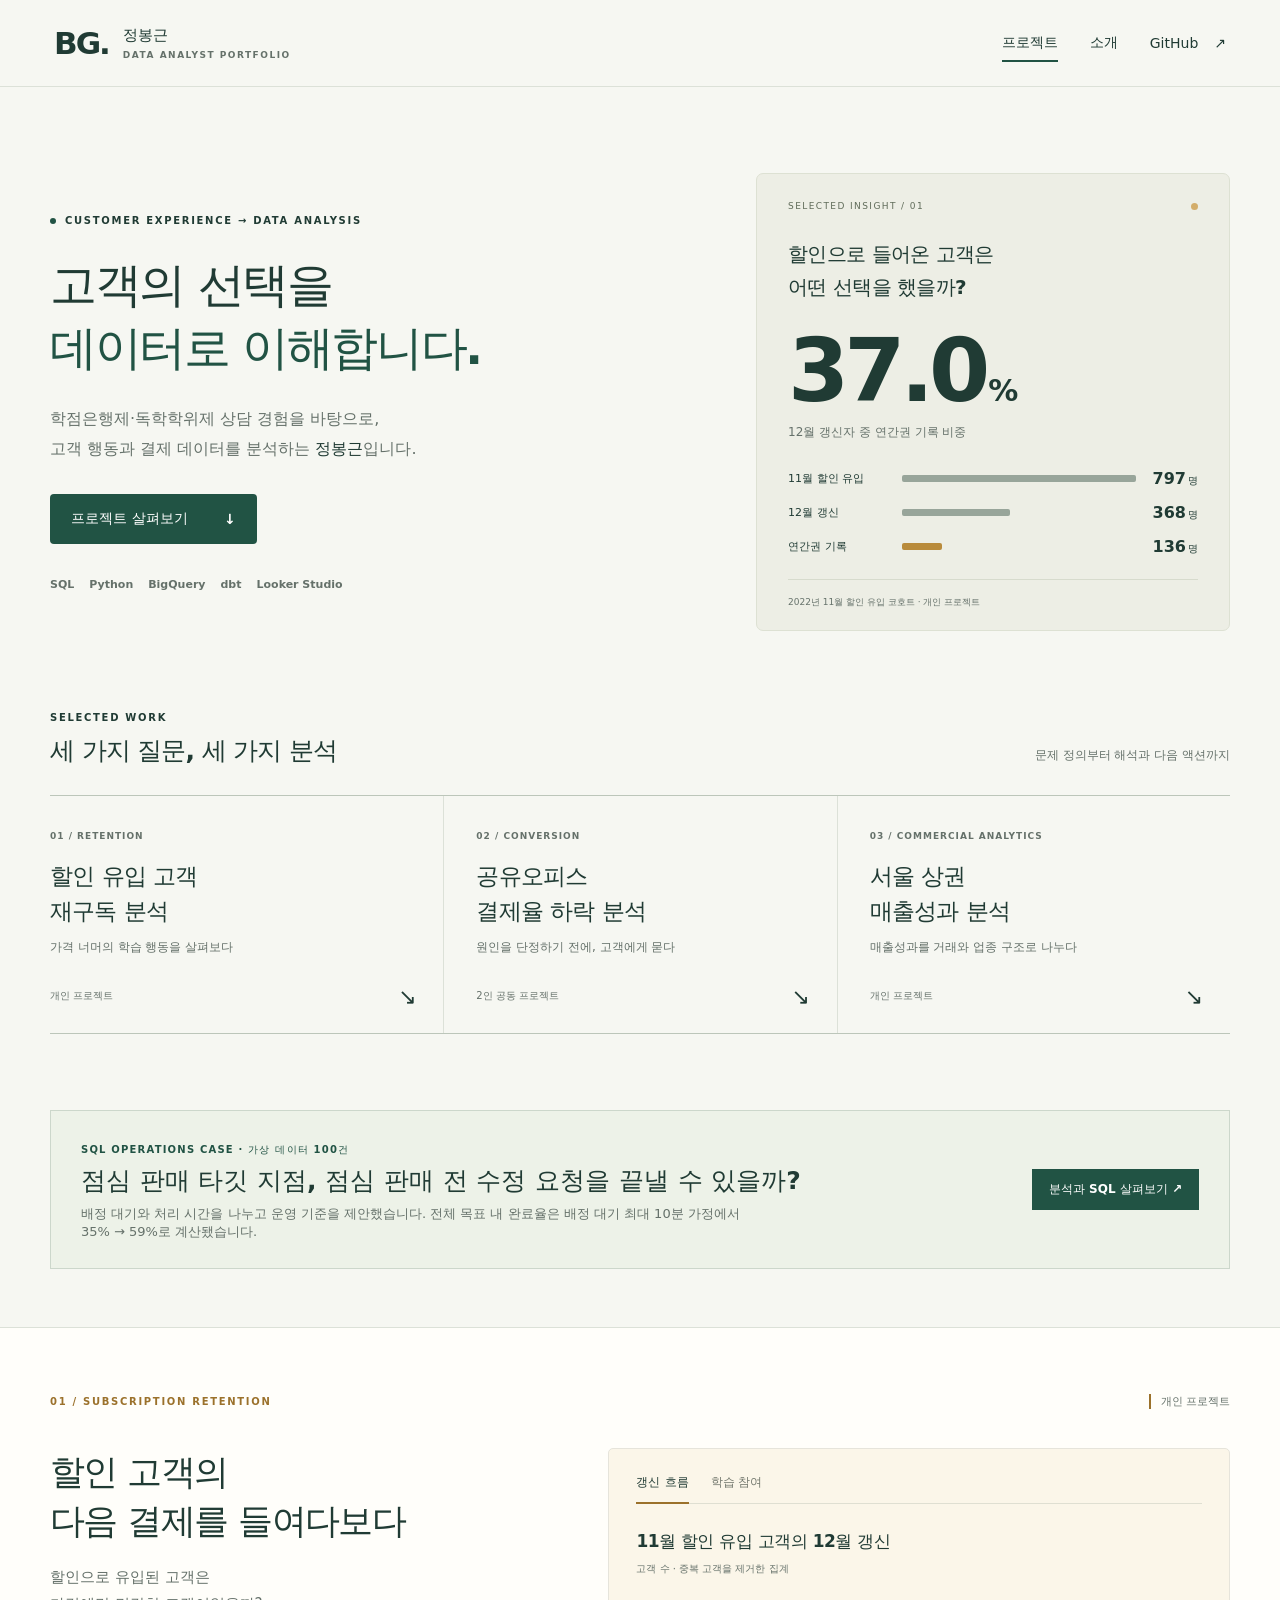
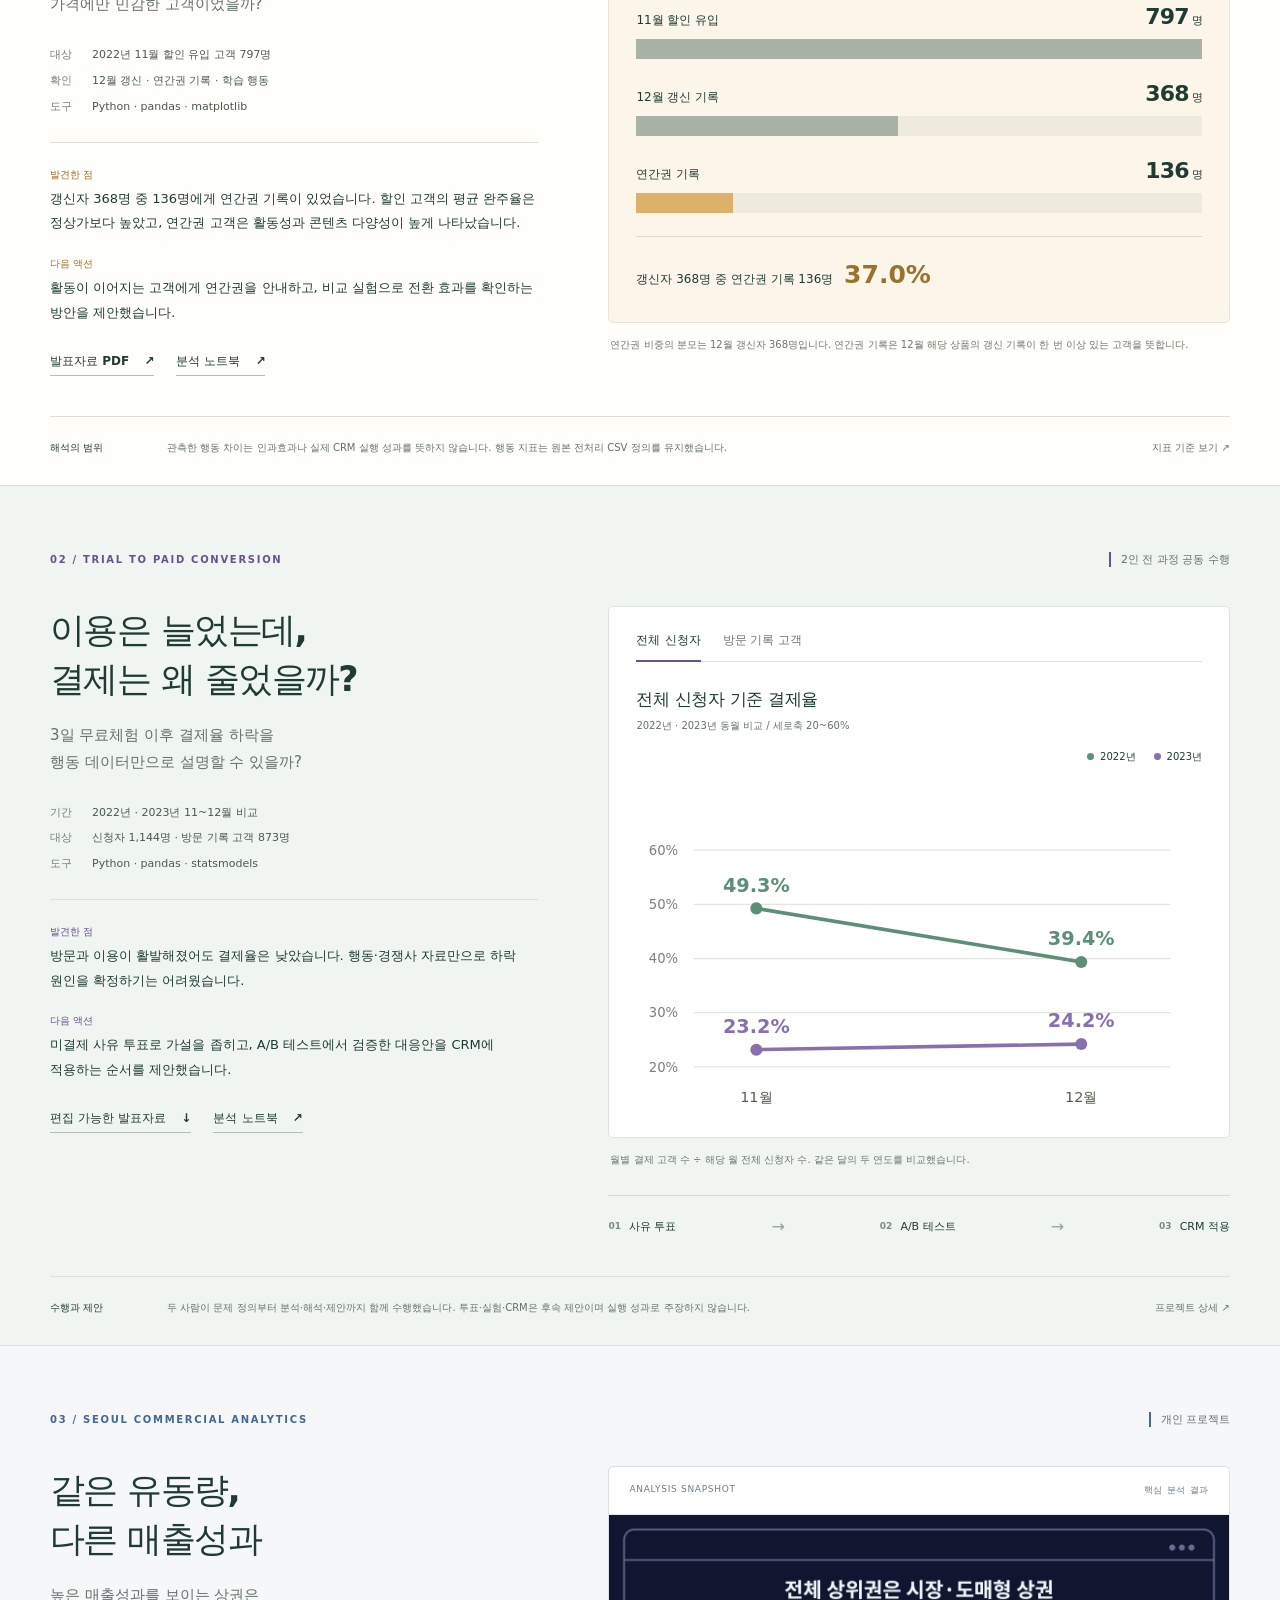
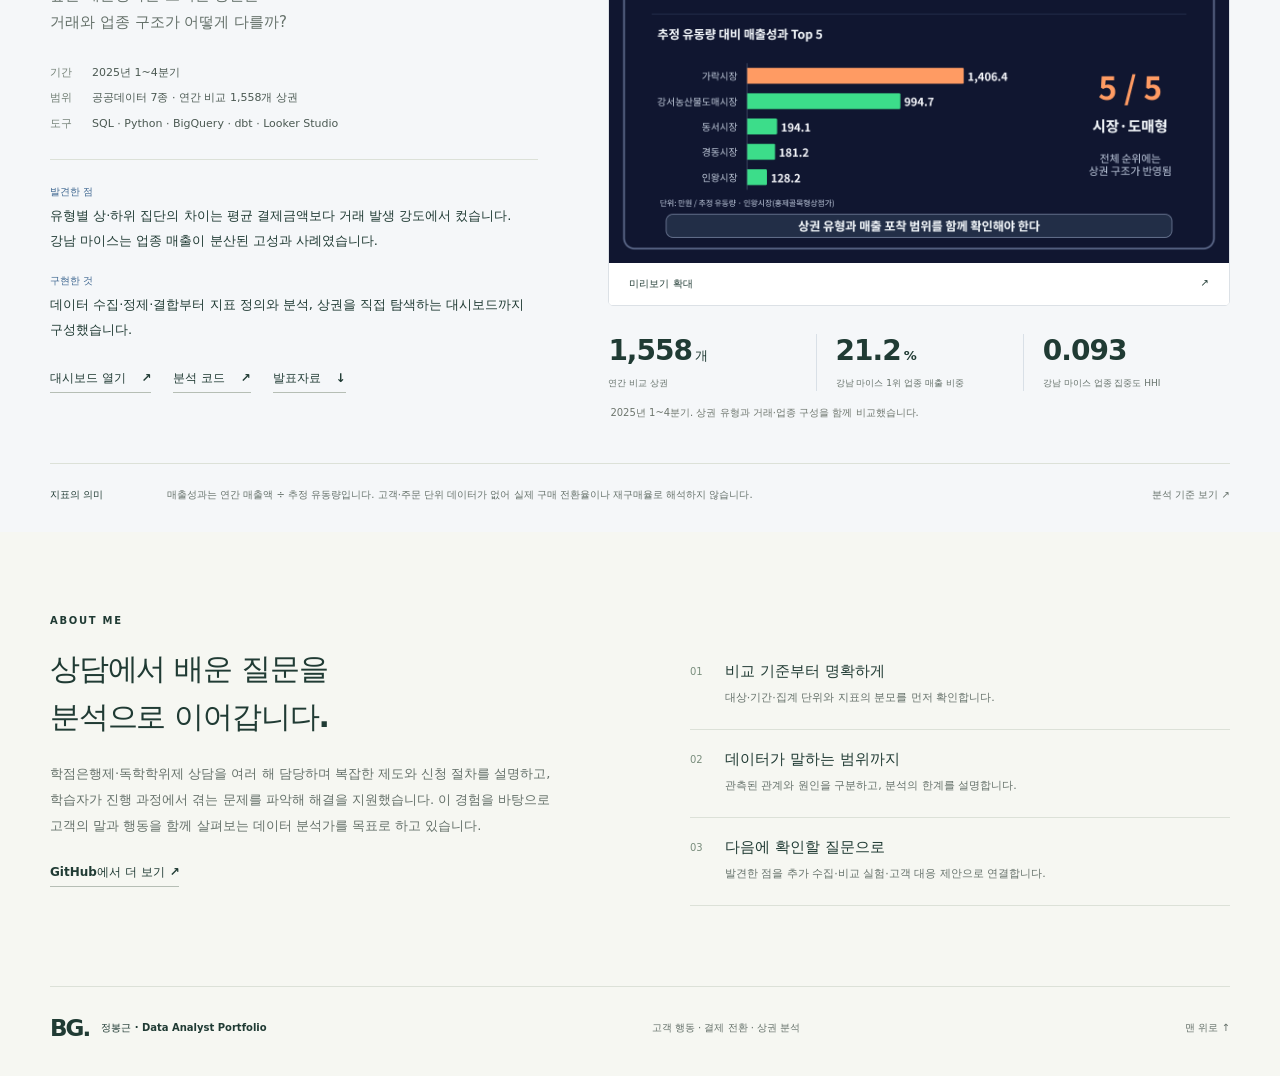
<file: docs/index.html>
<!doctype html>
<html lang="ko">
<head>
  <meta charset="utf-8">
  <meta name="viewport" content="width=device-width, initial-scale=1">
  <meta name="theme-color" content="#f6f7f2">
  <meta name="description" content="정봉근의 데이터 분석 포트폴리오. 구독서비스 재구독, 공유오피스 결제율, 서울 상권 분석 프로젝트를 소개합니다.">
  <meta property="og:title" content="정봉근 · Data Analyst Portfolio">
  <meta property="og:description" content="고객의 선택을 데이터로 이해합니다. 고객 행동과 결제 데이터를 살펴본 세 가지 분석.">
  <meta property="og:type" content="website">
  <title>정봉근 · Data Analyst Portfolio</title>
  <link rel="icon" href="data:image/svg+xml,%3Csvg xmlns='http://www.w3.org/2000/svg' viewBox='0 0 80 80'%3E%3Crect width='80' height='80' rx='20' fill='%231f5146'/%3E%3Ctext x='40' y='54' font-family='Arial' font-size='42' text-anchor='middle' fill='white'%3EB%3C/text%3E%3C/svg%3E">
  <link rel="stylesheet" href="style.css">
  <script src="app.js" defer></script>
<style>
.merchant-case{margin:0 auto 58px;padding:27px 30px;border:1px solid #ccd7cb;background:#edf2e8;display:flex;align-items:center;justify-content:space-between;gap:28px}
.merchant-case .case-label{font-size:10px;letter-spacing:.12em;font-weight:800;color:#215344}
.merchant-case h2{font-size:25px;line-height:1.3;margin:8px 0}
.merchant-case p{font-size:13px;color:#65716a;max-width:690px}
.merchant-case>a{flex-shrink:0;display:inline-block;padding:12px 17px;background:#215344;color:white;font-size:12px;font-weight:750}
@media(max-width:640px){.merchant-case{display:block;padding:22px;margin-bottom:35px}.merchant-case h2{font-size:22px}.merchant-case>a{margin-top:17px}}
</style>
</head>
<body>
<a class="skip" href="#main">본문으로 건너뛰기</a>
<header class="header">
  <a href="#top" class="brand" aria-label="정봉근 포트폴리오 처음으로"><span class="monogram">BG.</span><span>정봉근<span class="brand-sub">DATA ANALYST PORTFOLIO</span></span></a>
  <nav aria-label="주요 메뉴"><a href="#work">프로젝트</a><a href="#about">소개</a><a class="github-nav" href="https://github.com/geunjb-git" target="_blank" rel="noopener noreferrer">GitHub <span aria-hidden="true">↗</span></a></nav>
</header>
<main id="main">
  <section class="hero wrap" id="top" aria-labelledby="hero-title">
    <div class="hero-copy">
      <p class="eyebrow"><span class="dot"></span> CUSTOMER EXPERIENCE → DATA ANALYSIS</p>
      <h1 id="hero-title">고객의 선택을<br><span>데이터로 이해합니다.</span></h1>
      <p class="hero-intro">학점은행제·독학학위제 상담 경험을 바탕으로,<br class="desktop-br"> 고객 행동과 결제 데이터를 분석하는 <strong>정봉근</strong>입니다.</p>
      <a class="button primary" href="#work">프로젝트 살펴보기 <span aria-hidden="true">↓</span></a>
      <div class="tools" aria-label="분석 도구"><span>SQL</span><span>Python</span><span>BigQuery</span><span>dbt</span><span>Looker Studio</span></div>
    </div>
    <div class="hero-evidence" aria-label="대표 분석 결과: 할인 유입 갱신자 368명 중 연간권 기록 136명, 37.0%">
      <div class="evidence-top"><span>SELECTED INSIGHT / 01</span><span class="tiny-dot" aria-hidden="true"></span></div>
      <p class="evidence-question">할인으로 들어온 고객은<br>어떤 선택을 했을까?</p>
      <div class="big-rate">37.0<span>%</span></div>
      <p class="rate-description">12월 갱신자 중 연간권 기록 비중</p>
      <div class="mini-funnel"><div><span>11월 할인 유입</span><div class="bar" style="--bar:100%"></div><b>797<small>명</small></b></div><div><span>12월 갱신</span><div class="bar" style="--bar:46.173%"></div><b>368<small>명</small></b></div><div class="annual"><span>연간권 기록</span><div class="bar" style="--bar:17.064%"></div><b>136<small>명</small></b></div></div>
      <p class="evidence-source">2022년 11월 할인 유입 코호트 · 개인 프로젝트</p>
    </div>
  </section>

  <section class="work-index wrap" id="work" aria-labelledby="work-title">
    <div class="section-top"><div><p class="eyebrow">SELECTED WORK</p><h2 id="work-title">세 가지 질문, 세 가지 분석</h2></div><p>문제 정의부터 해석과 다음 액션까지</p></div>
    <div class="index-grid">
      <a href="#subscription"><span class="index-number">01 / RETENTION</span><h3>할인 유입 고객<br>재구독 분석</h3><p>가격 너머의 학습 행동을 살펴보다</p><span class="index-bottom">개인 프로젝트 <span aria-hidden="true">↘</span></span></a>
      <a href="#office"><span class="index-number">02 / CONVERSION</span><h3>공유오피스<br>결제율 하락 분석</h3><p>원인을 단정하기 전에, 고객에게 묻다</p><span class="index-bottom">2인 공동 프로젝트 <span aria-hidden="true">↘</span></span></a>
      <a href="#seoul"><span class="index-number">03 / COMMERCIAL ANALYTICS</span><h3>서울 상권<br>매출성과 분석</h3><p>매출성과를 거래와 업종 구조로 나누다</p><span class="index-bottom">개인 프로젝트 <span aria-hidden="true">↘</span></span></a>
    </div>
  </section>

  <section class="merchant-case wrap" aria-labelledby="merchant-case-title">
    <div><span class="case-label">SQL OPERATIONS CASE · 가상 데이터 100건</span><h2 id="merchant-case-title">점심 판매 타깃 지점, 점심 판매 전 수정 요청을 끝낼 수 있을까?</h2><p>배정 대기와 처리 시간을 나누고 운영 기준을 제안했습니다. 전체 목표 내 완료율은 배정 대기 최대 10분 가정에서 35% → 59%로 계산됐습니다.</p></div>
    <a href="projects/merchant-request-analysis/">분석과 SQL 살펴보기 ↗</a>
  </section>

  <section class="project subscription" id="subscription" aria-labelledby="sub-title">
    <div class="wrap">
      <div class="project-heading"><p class="eyebrow">01 / SUBSCRIPTION RETENTION</p><span class="project-owner">개인 프로젝트</span></div>
      <div class="project-layout">
        <div class="project-copy"><h2 id="sub-title">할인 고객의<br>다음 결제를 들여다보다</h2><p class="project-lead">할인으로 유입된 고객은<br>가격에만 민감한 고객이었을까?</p>
          <dl class="facts"><div><dt>대상</dt><dd>2022년 11월 할인 유입 고객 797명</dd></div><div><dt>확인</dt><dd>12월 갱신 · 연간권 기록 · 학습 행동</dd></div><div><dt>도구</dt><dd>Python · pandas · matplotlib</dd></div></dl>
          <div class="takeaway"><span class="label">발견한 점</span><p>갱신자 368명 중 136명에게 연간권 기록이 있었습니다. 할인 고객의 평균 완주율은 정상가보다 높았고, 연간권 고객은 활동성과 콘텐츠 다양성이 높게 나타났습니다.</p></div>
          <div class="next-step"><span class="label">다음 액션</span><p>활동이 이어지는 고객에게 연간권을 안내하고, 비교 실험으로 전환 효과를 확인하는 방안을 제안했습니다.</p></div>
          <div class="project-links"><a class="text-link" href="files/subscription-retention.pdf" target="_blank" rel="noopener noreferrer">발표자료 PDF <span aria-hidden="true">↗</span></a><a class="text-link" href="https://github.com/geunjb-git/geunjb-git/blob/main/projects/subscription-retention-analysis/subscription_retention_analysis.ipynb" target="_blank" rel="noopener noreferrer">분석 노트북 <span aria-hidden="true">↗</span></a></div>
        </div>
        <div class="project-visual">
          <div class="chart-panel">
            <div class="chart-controls" role="group" aria-label="구독서비스 분석 그래프 선택"><button type="button" class="active" data-view="funnel" aria-pressed="true">갱신 흐름</button><button type="button" data-view="learning" aria-pressed="false">학습 참여</button></div>
            <div id="subscription-chart" aria-live="polite"></div>
          </div>
          <p class="chart-note" id="subscription-note">연간권 비중의 분모는 12월 갱신자 368명입니다. 연간권 기록은 12월 해당 상품의 갱신 기록이 한 번 이상 있는 고객을 뜻합니다.</p>
        </div>
      </div>
      <div class="project-footnote"><span>해석의 범위</span><p>관측한 행동 차이는 인과효과나 실제 CRM 실행 성과를 뜻하지 않습니다. 행동 지표는 원본 전처리 CSV 정의를 유지했습니다.</p><a href="https://github.com/geunjb-git/geunjb-git/blob/main/projects/subscription-retention-analysis/metric_notes.md" target="_blank" rel="noopener noreferrer">지표 기준 보기 ↗</a></div>
    </div>
  </section>

  <section class="project office" id="office" aria-labelledby="office-title">
    <div class="wrap">
      <div class="project-heading"><p class="eyebrow">02 / TRIAL TO PAID CONVERSION</p><span class="project-owner">2인 전 과정 공동 수행</span></div>
      <div class="project-layout">
        <div class="project-copy"><h2 id="office-title">이용은 늘었는데,<br>결제는 왜 줄었을까?</h2><p class="project-lead">3일 무료체험 이후 결제율 하락을<br>행동 데이터만으로 설명할 수 있을까?</p>
          <dl class="facts"><div><dt>기간</dt><dd>2022년 · 2023년 11~12월 비교</dd></div><div><dt>대상</dt><dd>신청자 1,144명 · 방문 기록 고객 873명</dd></div><div><dt>도구</dt><dd>Python · pandas · statsmodels</dd></div></dl>
          <div class="takeaway"><span class="label">발견한 점</span><p>방문과 이용이 활발해졌어도 결제율은 낮았습니다. 행동·경쟁사 자료만으로 하락 원인을 확정하기는 어려웠습니다.</p></div>
          <div class="next-step"><span class="label">다음 액션</span><p>미결제 사유 투표로 가설을 좁히고, A/B 테스트에서 검증한 대응안을 CRM에 적용하는 순서를 제안했습니다.</p></div>
          <div class="project-links"><a class="text-link" href="files/office-payment-analysis.pptx" download>편집 가능한 발표자료 <span aria-hidden="true">↓</span></a><a class="text-link" href="https://github.com/geunjb-git/geunjb-git/blob/main/projects/office-payment-analysis/office_payment_analysis.ipynb" target="_blank" rel="noopener noreferrer">분석 노트북 <span aria-hidden="true">↗</span></a></div>
        </div>
        <div class="project-visual"><div class="chart-panel"><div class="chart-controls" role="group" aria-label="공유오피스 결제율 그래프 선택"><button type="button" class="active" data-office="applicant" aria-pressed="true">전체 신청자</button><button type="button" data-office="visitor" aria-pressed="false">방문 기록 고객</button></div><div id="office-chart" aria-live="polite"></div></div><p class="chart-note" id="office-note">월별 결제 고객 수 ÷ 해당 월 전체 신청자 수. 같은 달의 두 연도를 비교했습니다.</p>
          <div class="experiment-flow" aria-label="후속 검증 순서"><span><b>01</b>사유 투표</span><i aria-hidden="true">→</i><span><b>02</b>A/B 테스트</span><i aria-hidden="true">→</i><span><b>03</b>CRM 적용</span></div>
        </div>
      </div>
      <div class="project-footnote"><span>수행과 제안</span><p>두 사람이 문제 정의부터 분석·해석·제안까지 함께 수행했습니다. 투표·실험·CRM은 후속 제안이며 실행 성과로 주장하지 않습니다.</p><a href="https://github.com/geunjb-git/geunjb-git/tree/main/projects/office-payment-analysis" target="_blank" rel="noopener noreferrer">프로젝트 상세 ↗</a></div>
    </div>
  </section>

  <section class="project seoul" id="seoul" aria-labelledby="seoul-title">
    <div class="wrap">
      <div class="project-heading"><p class="eyebrow">03 / SEOUL COMMERCIAL ANALYTICS</p><span class="project-owner">개인 프로젝트</span></div>
      <div class="project-layout">
        <div class="project-copy"><h2 id="seoul-title">같은 유동량,<br>다른 매출성과</h2><p class="project-lead">높은 매출성과를 보이는 상권은<br>거래와 업종 구조가 어떻게 다를까?</p>
          <dl class="facts"><div><dt>기간</dt><dd>2025년 1~4분기</dd></div><div><dt>범위</dt><dd>공공데이터 7종 · 연간 비교 1,558개 상권</dd></div><div><dt>도구</dt><dd>SQL · Python · BigQuery · dbt · Looker Studio</dd></div></dl>
          <div class="takeaway"><span class="label">발견한 점</span><p>유형별 상·하위 집단의 차이는 평균 결제금액보다 거래 발생 강도에서 컸습니다. 강남 마이스는 업종 매출이 분산된 고성과 사례였습니다.</p></div>
          <div class="next-step"><span class="label">구현한 것</span><p>데이터 수집·정제·결합부터 지표 정의와 분석, 상권을 직접 탐색하는 대시보드까지 구성했습니다.</p></div>
          <div class="project-links"><a class="text-link" href="https://datastudio.google.com/reporting/d8b2094c-6cb4-46ab-b319-6d493e19e47f" target="_blank" rel="noopener noreferrer">대시보드 열기 <span aria-hidden="true">↗</span></a><a class="text-link" href="https://github.com/geunjb-git/seoul-commercial-analysis" target="_blank" rel="noopener noreferrer">분석 코드 <span aria-hidden="true">↗</span></a><a class="text-link" href="files/seoul-commercial-analysis.pptx" download>발표자료 <span aria-hidden="true">↓</span></a></div>
        </div>
        <div class="project-visual">
          <div class="dashboard-frame"><div class="dashboard-caption"><span>ANALYSIS SNAPSHOT</span><span>핵심 분석 결과</span></div><button class="image-zoom" type="button" aria-label="서울 상권 분석 미리보기 크게 보기"><img src="assets/seoul-preview.png" alt="유동량 대비 매출성과 상위 5곳은 시장·도매형 상권이며 상권 구조와 매출 포착 범위를 함께 확인해야 한다는 분석 결과" loading="lazy" width="1280" height="720"><span>미리보기 확대 <span aria-hidden="true">↗</span></span></button></div>
          <div class="seoul-metrics"><div><strong>1,558<span>개</span></strong><p>연간 비교 상권</p></div><div><strong>21.2<span>%</span></strong><p>강남 마이스 1위 업종 매출 비중</p></div><div><strong>0.093</strong><p>강남 마이스 업종 집중도 HHI</p></div></div>
          <p class="chart-note">2025년 1~4분기. 상권 유형과 거래·업종 구성을 함께 비교했습니다.</p>
        </div>
      </div>
      <div class="project-footnote"><span>지표의 의미</span><p>매출성과는 연간 매출액 ÷ 추정 유동량입니다. 고객·주문 단위 데이터가 없어 실제 구매 전환율이나 재구매율로 해석하지 않습니다.</p><a href="https://github.com/geunjb-git/seoul-commercial-analysis/blob/main/docs/analysis-notes.md" target="_blank" rel="noopener noreferrer">분석 기준 보기 ↗</a></div>
    </div>
  </section>

  <section class="about wrap" id="about" aria-labelledby="about-title"><div><p class="eyebrow">ABOUT ME</p><h2 id="about-title">상담에서 배운 질문을<br>분석으로 이어갑니다.</h2><p>학점은행제·독학학위제 상담을 여러 해 담당하며 복잡한 제도와 신청 절차를 설명하고, 학습자가 진행 과정에서 겪는 문제를 파악해 해결을 지원했습니다. 이 경험을 바탕으로 고객의 말과 행동을 함께 살펴보는 데이터 분석가를 목표로 하고 있습니다.</p><a class="text-link" href="https://github.com/geunjb-git" target="_blank" rel="noopener noreferrer">GitHub에서 더 보기 ↗</a></div><div class="approach"><article><span>01</span><div><h3>비교 기준부터 명확하게</h3><p>대상·기간·집계 단위와 지표의 분모를 먼저 확인합니다.</p></div></article><article><span>02</span><div><h3>데이터가 말하는 범위까지</h3><p>관측된 관계와 원인을 구분하고, 분석의 한계를 설명합니다.</p></div></article><article><span>03</span><div><h3>다음에 확인할 질문으로</h3><p>발견한 점을 추가 수집·비교 실험·고객 대응 제안으로 연결합니다.</p></div></article></div></section>
</main>
<footer class="footer wrap"><a class="brand" href="#top"><span class="monogram">BG.</span><span>정봉근 · Data Analyst Portfolio</span></a><p>고객 행동 · 결제 전환 · 상권 분석</p><a href="#top">맨 위로 ↑</a></footer>
<dialog id="image-dialog" aria-label="서울 상권 분석 결과 미리보기"><button type="button" class="dialog-close" aria-label="미리보기 닫기">닫기 ×</button><img src="assets/seoul-preview.png" alt="서울 상권 분석 결과 확대 미리보기"><a href="https://datastudio.google.com/reporting/d8b2094c-6cb4-46ab-b319-6d493e19e47f" target="_blank" rel="noopener noreferrer">실제 대시보드에서 탐색하기 ↗</a></dialog>
</body>
</html>
</file>
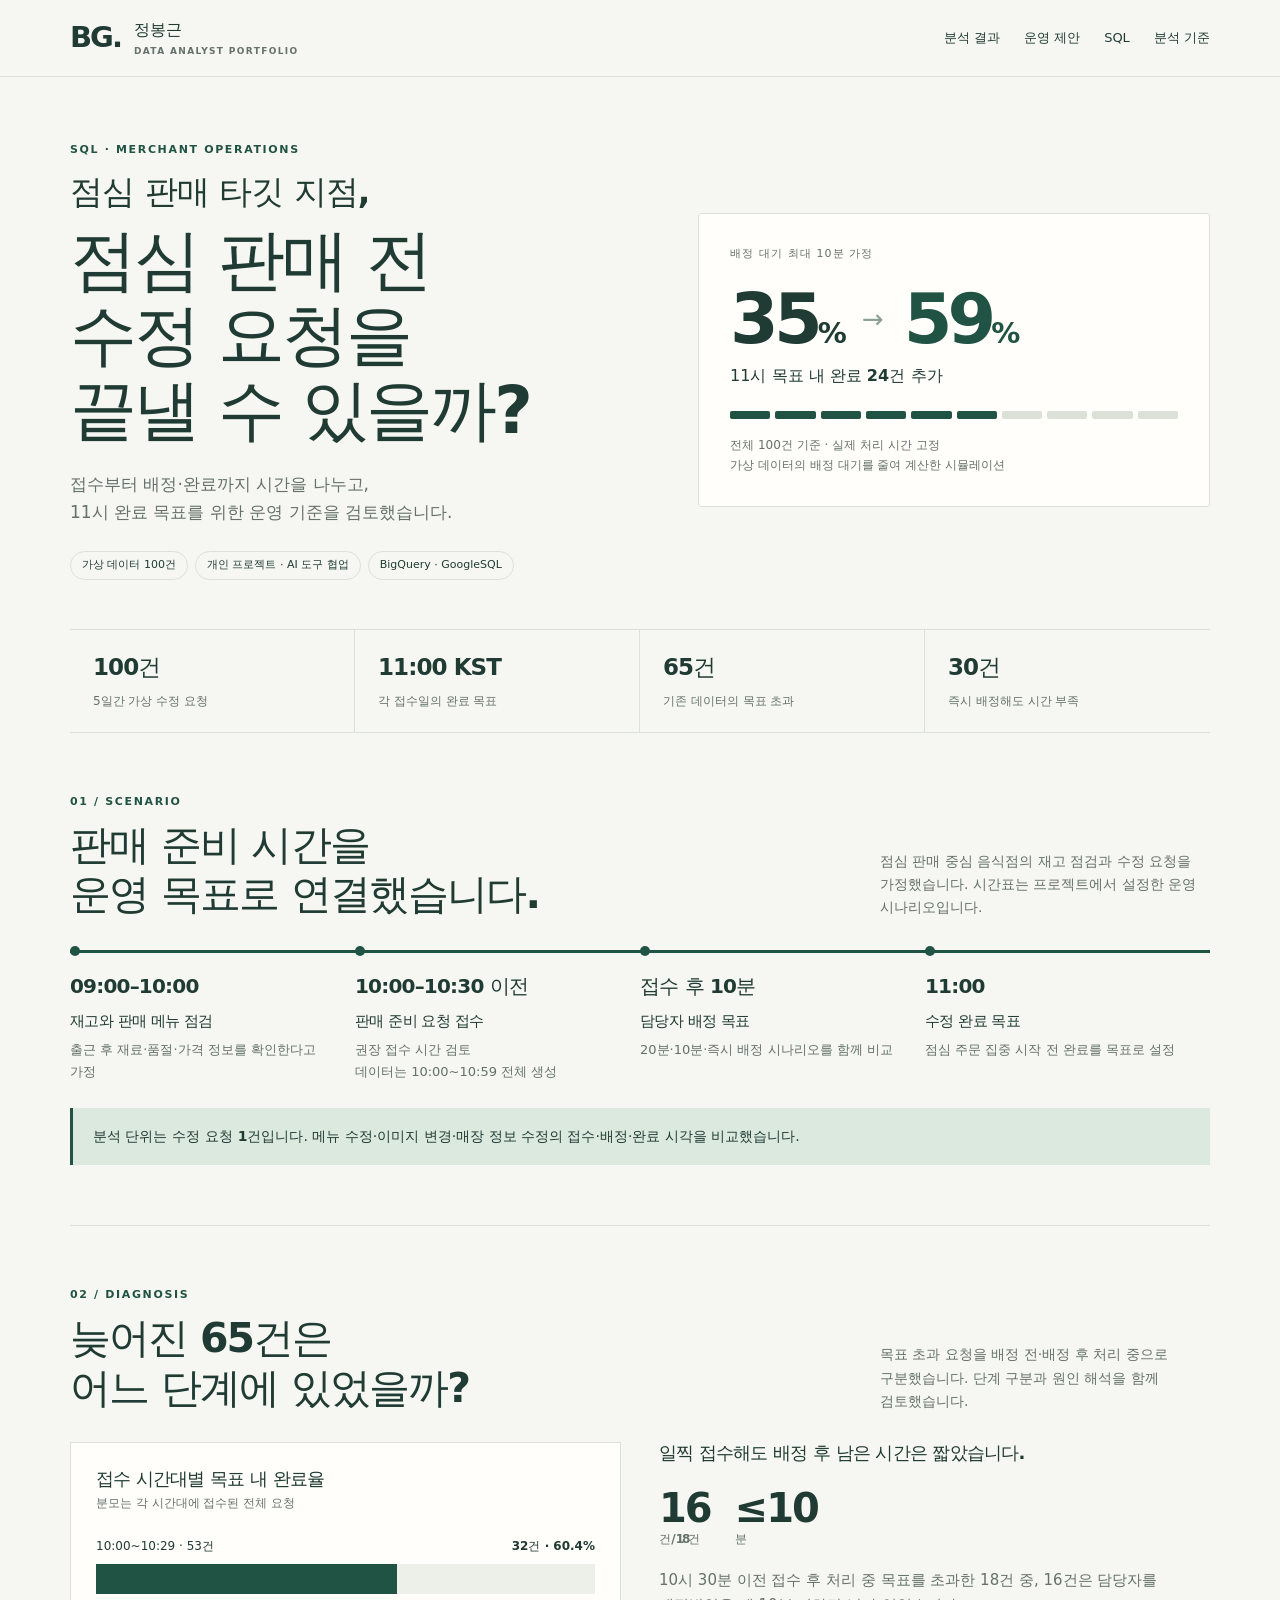
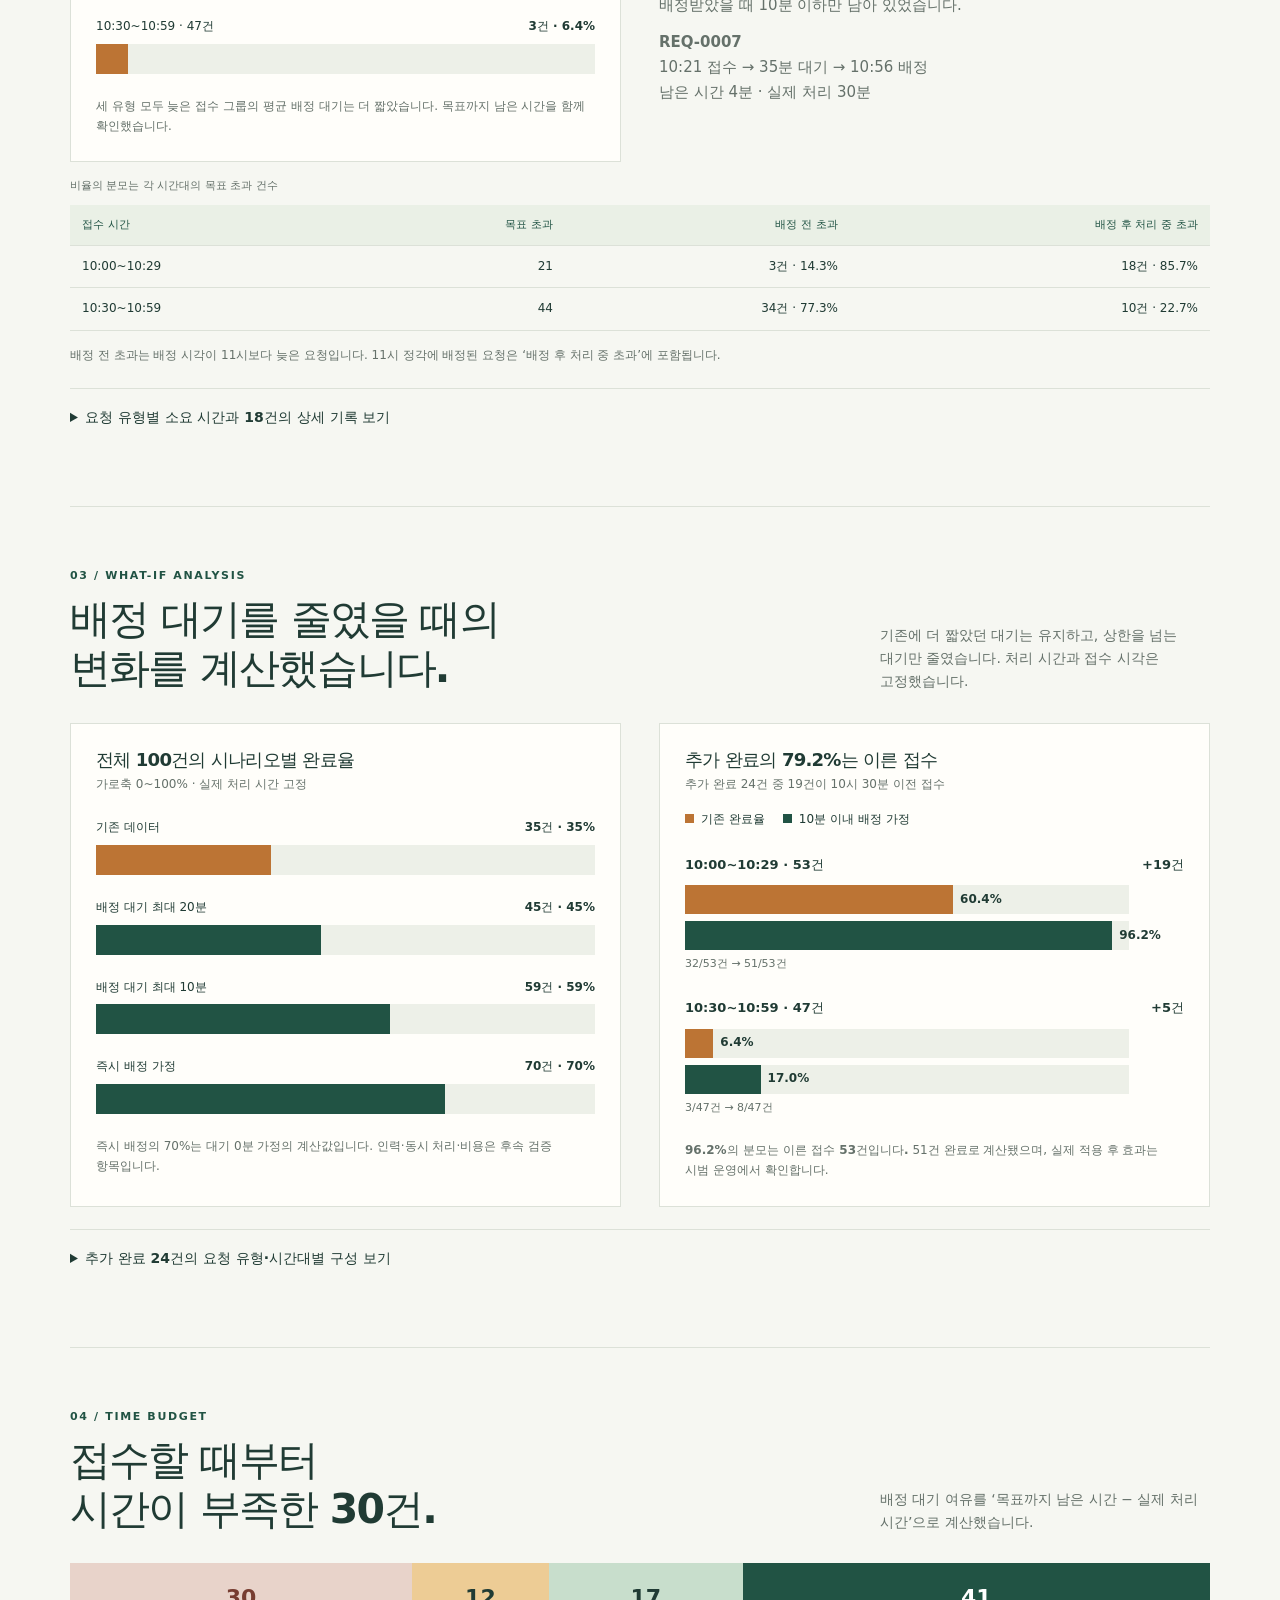
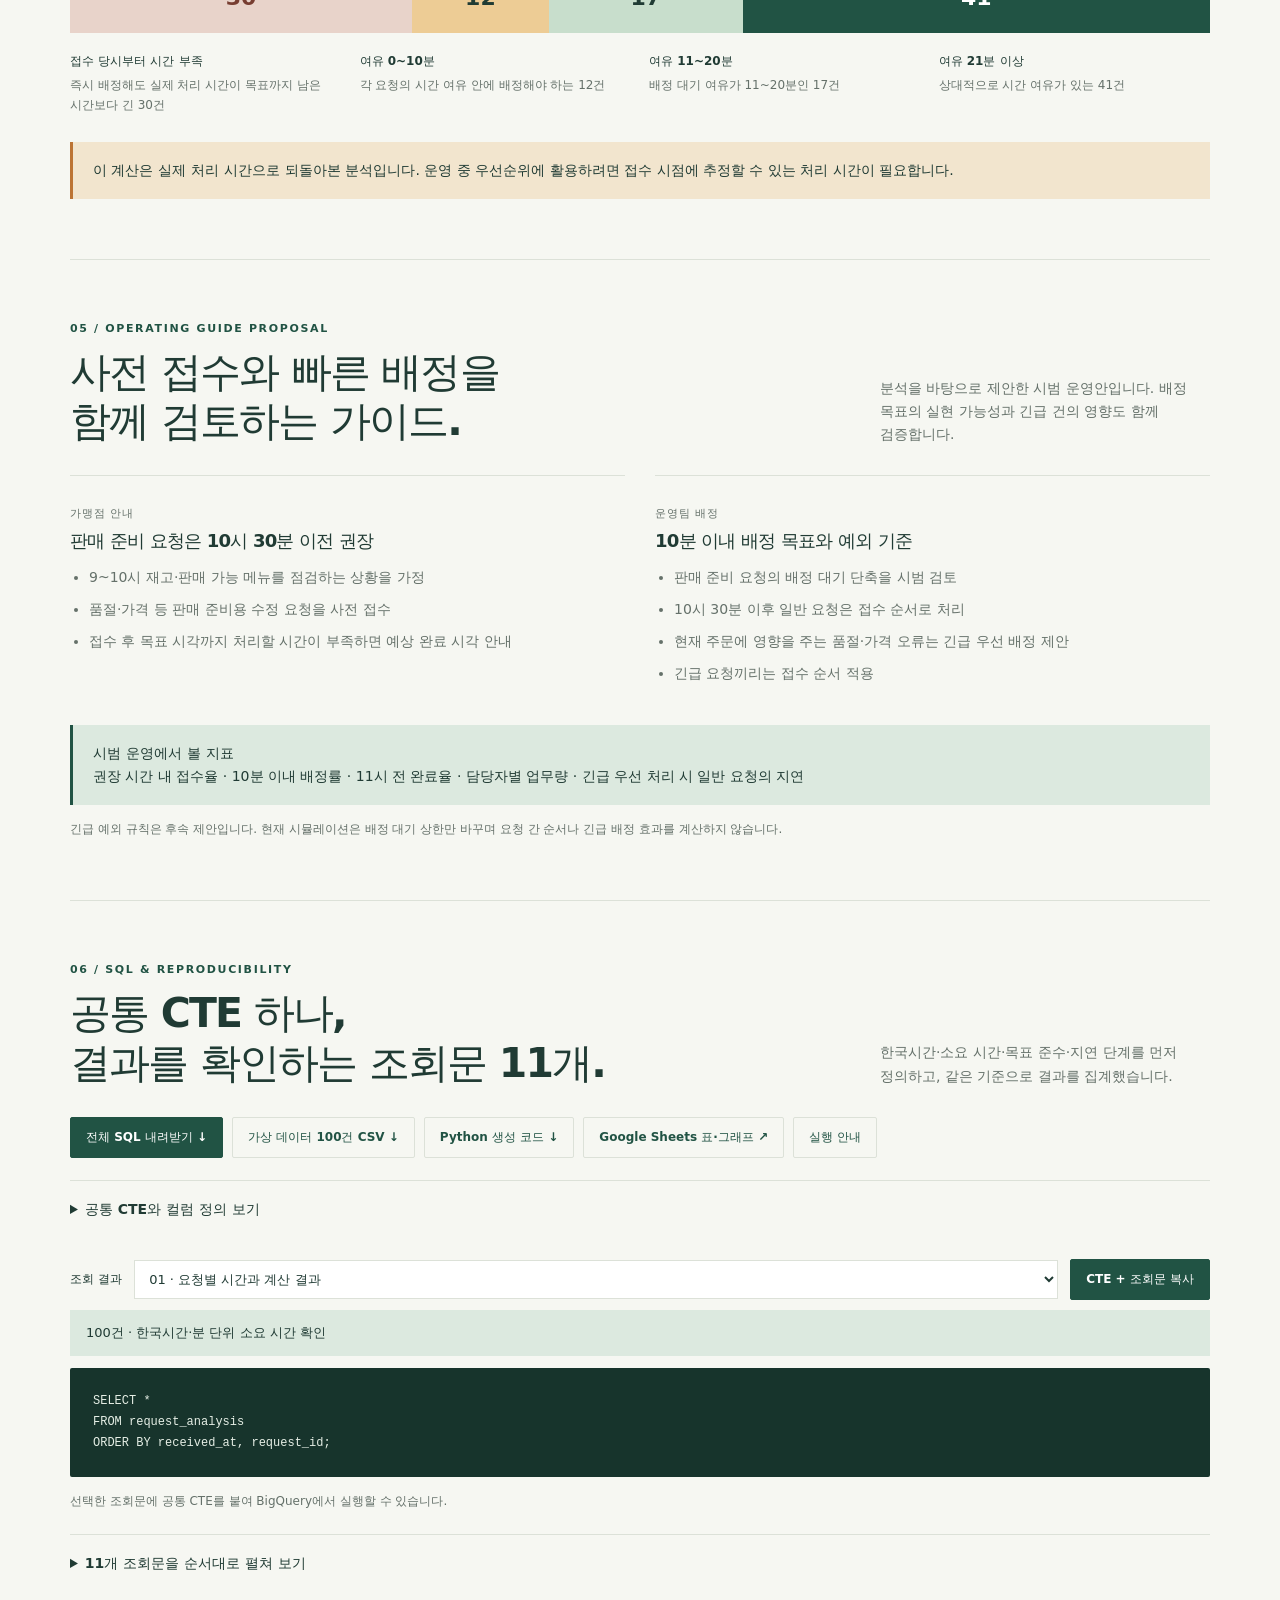
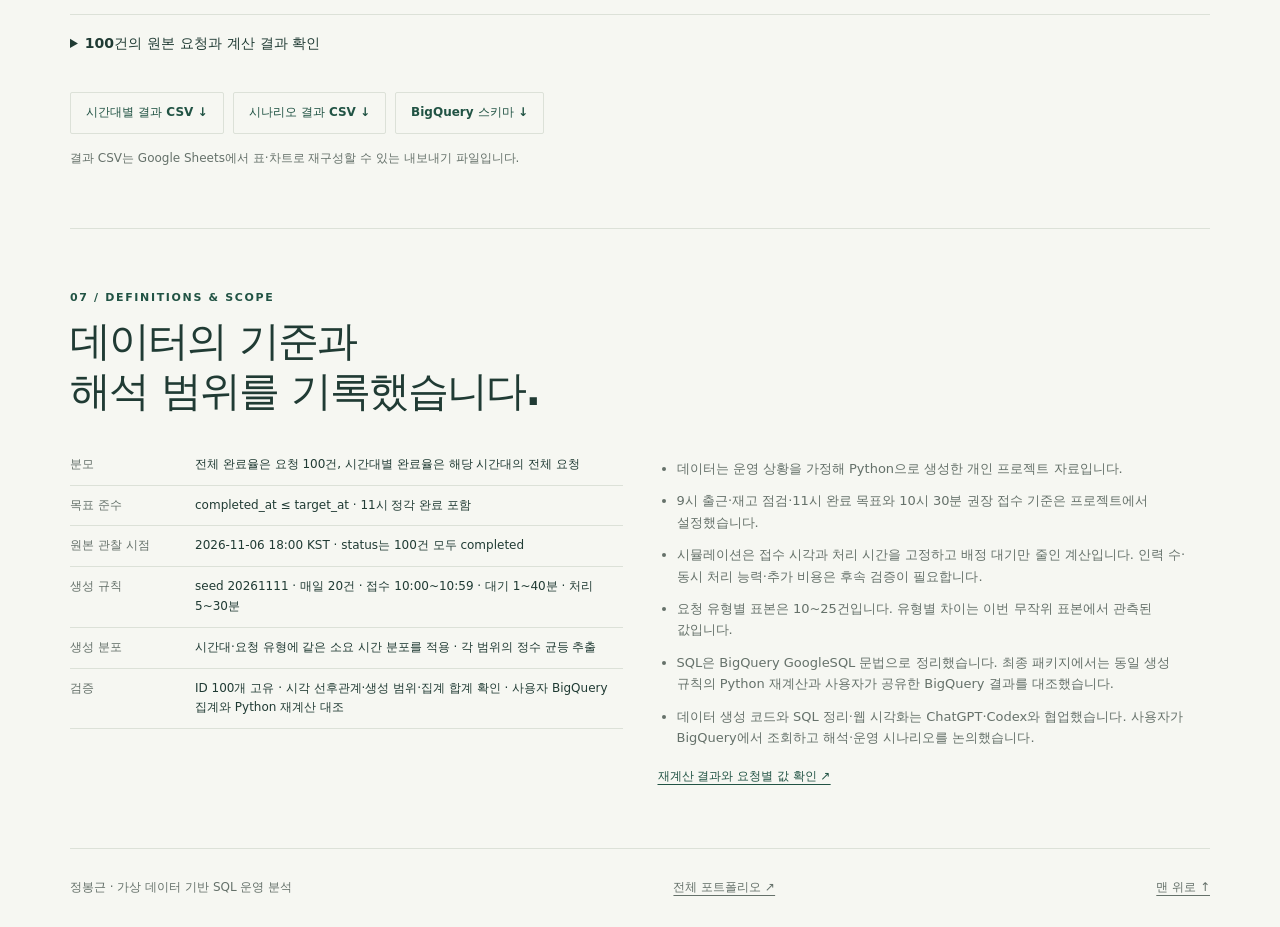
<file: docs/projects/merchant-request-analysis/index.html>
<!doctype html>
<html lang="ko"><head><meta charset="utf-8"><meta name="viewport" content="width=device-width, initial-scale=1">
<meta name="description" content="정봉근의 SQL 운영 분석 프로젝트. 가상 수정 요청 100건의 11시 완료율을 분석하고 배정 대기 단축과 사전 접수 가이드를 제안합니다.">
<meta name="theme-color" content="#f6f7f2"><title>점심 판매 타깃 지점, 점심 판매 전 수정 요청을 끝낼 수 있을까? · 정봉근</title>
<style>
:root{--paper:#f6f7f2;--white:#fffefa;--ink:#203b34;--muted:#65716a;--green:#215344;--mint:#dce9df;--line:#dce1d8;--amber:#bc7434;--sand:#f2e5ce;--rose:#a05a4a;--max:1140px;color-scheme:light;font-family:"Pretendard","Malgun Gothic","Apple SD Gothic Neo",system-ui,sans-serif;color:var(--ink);background:var(--paper);font-synthesis:none;scroll-behavior:smooth;scroll-padding-top:28px}
*{box-sizing:border-box}body{margin:0;font-size:16px;line-height:1.65;word-break:keep-all}a{color:inherit;text-underline-offset:4px}button,select{font:inherit}button,a,select{touch-action:manipulation}button{cursor:pointer}a:focus-visible,button:focus-visible,select:focus-visible,summary:focus-visible{outline:3px solid var(--amber);outline-offset:4px}h1,h2,h3,p,figure{margin:0}h1,h2,h3{line-height:1.2;letter-spacing:-.045em}h1{font-size:clamp(2.5rem,5.2vw,4.6rem);font-weight:850;line-height:1.13}h2{font-size:clamp(1.8rem,3.2vw,2.7rem)}h3{font-size:1.13rem}.wrap{width:min(var(--max),calc(100% - 64px));margin:auto}.mast{border-bottom:1px solid var(--line)}.mast .wrap{min-height:76px;display:flex;align-items:center;justify-content:space-between;gap:16px}.brand{text-decoration:none;font-weight:800;display:flex;gap:13px;align-items:center}.brand b{font-size:29px;letter-spacing:-2px}.brand small{display:block;font-size:9px;letter-spacing:.15em;color:var(--muted)}nav{display:flex;gap:24px;font-size:13px}nav a{text-decoration:none}.eyebrow{font-size:11px;font-weight:800;letter-spacing:.15em;color:var(--green)}.hero{display:grid;grid-template-columns:1.1fr 1fr;gap:65px;align-items:center;padding-block:64px 49px}.hero h1{margin-block:14px 22px}.hero .lead{max-width:520px;color:var(--muted);font-size:17px}.pills{display:flex;flex-wrap:wrap;gap:7px;margin-top:25px}.pills span{border:1px solid var(--line);border-radius:20px;padding:4px 11px;font-size:11px}.evidence{background:var(--white);border:1px solid var(--line);padding:31px;border-radius:3px}.evidence .tag{font-size:11px;color:var(--muted);letter-spacing:.1em}.evidence .numbers{display:flex;gap:20px;align-items:center;margin:18px 0 5px}.numbers strong{font-size:70px;line-height:1.1;letter-spacing:-.07em}.numbers strong small{font-size:29px}.numbers .arrow{font-size:26px;color:#8ba092}.numbers .new{color:var(--green)}.evidence .note{font-size:12px;color:var(--muted);margin-top:17px}.mini-track{display:flex;gap:5px;margin-top:21px}.mini-track span{height:8px;border-radius:2px;flex:1;background:var(--line)}.mini-track span:nth-child(-n+6){background:var(--green)}.hero-bottom{border-top:1px solid var(--line);border-bottom:1px solid var(--line);display:grid;grid-template-columns:repeat(4,1fr)}.hero-bottom div{padding:19px 23px;border-right:1px solid var(--line)}.hero-bottom div:last-child{border:0}.hero-bottom strong{display:block;font-size:23px;letter-spacing:-.04em}.hero-bottom span{font-size:12px;color:var(--muted)}section.content{padding-block:60px;border-bottom:1px solid var(--line)}.section-head{display:flex;align-items:flex-end;justify-content:space-between;gap:24px;margin-bottom:29px}.section-head .eyebrow{margin-bottom:10px}.section-head>p{max-width:330px;color:var(--muted);font-size:14px}.timeline{display:grid;grid-template-columns:repeat(4,1fr);margin-top:31px}.timeline article{border-top:3px solid var(--green);padding:17px 19px 0 0;position:relative}.timeline article::before{content:"";position:absolute;top:-7px;left:0;width:10px;height:10px;border-radius:50%;background:var(--green)}.timeline time{font-size:20px;font-weight:800;letter-spacing:-.04em}.timeline h3{font-size:15px;margin:9px 0}.timeline p{font-size:13px;color:var(--muted)}.callout{background:var(--mint);padding:17px 20px;font-size:14px;margin-top:26px;border-left:3px solid var(--green)}.callout.sand{background:var(--sand);border-color:var(--amber)}.columns{display:grid;grid-template-columns:1fr 1fr;gap:38px}.plot{background:var(--white);border:1px solid var(--line);padding:25px}.plot h3{margin-bottom:5px}.plot .sub{font-size:12px;color:var(--muted)}.legend{display:flex;gap:18px;flex-wrap:wrap;font-size:12px;margin:15px 0}.legend span::before{content:"";display:inline-block;width:9px;height:9px;background:var(--green);margin-right:7px}.legend .sand::before{background:var(--amber)}.hbar{margin:23px 0}.hbar .label{display:flex;justify-content:space-between;font-size:12px;gap:8px;margin-bottom:7px}.track{height:30px;background:#edf0e8;position:relative;overflow:hidden}.fill{height:100%;background:var(--green);width:var(--width)}.fill.sand{background:var(--amber)}.row-note{font-size:11px;color:var(--muted);margin-top:5px}.insight p{font-size:15px;color:var(--muted);margin:13px 0}.stat-line{display:flex;gap:24px;flex-wrap:wrap;margin:21px 0}.stat-line strong{font-size:40px;line-height:1.2;letter-spacing:-.05em}.stat-line span{display:block;font-size:12px;color:var(--muted)}.two-bars{display:flex;gap:5px;margin-top:8px}.two-bars i{display:block;height:28px;background:var(--green);width:var(--width)}.two-bars .sand{background:var(--amber)}.pair{margin:24px 0}.pair .pair-title{display:flex;justify-content:space-between;gap:10px;font-size:13px;font-weight:700}.pair-bars{margin-top:10px;display:grid;gap:7px}.pair-bars .track{height:29px}.pair-bars .fill{position:relative;min-width:45px}.pair-bars b{position:absolute;inset:0 8px 0 auto;color:white;font-size:12px;display:flex;align-items:center}.scope-note{font-size:12px;color:var(--muted);margin-top:15px}.big-strip{display:flex;min-height:70px;margin:28px 0 19px}.big-strip div{display:flex;align-items:center;justify-content:center;font-size:22px;font-weight:800;min-width:0}.big-strip .rose{background:#e8d3ca;color:#773d31;flex:30}.big-strip .amber{background:#edcc95;flex:12}.big-strip .mint{background:#c8decc;flex:17}.big-strip .green{background:var(--green);color:white;flex:41}.budget-legend{display:grid;grid-template-columns:repeat(4,1fr);gap:18px;font-size:12px;color:var(--muted)}.budget-legend b{display:block;color:var(--ink);margin-bottom:4px}.guide{display:grid;grid-template-columns:1fr 1fr;gap:30px}.guide article{border-top:1px solid var(--line);padding-top:17px}.guide article .step{font-size:11px;letter-spacing:.08em;color:var(--muted);margin-bottom:7px}.guide article p{font-size:14px;margin-top:12px;color:var(--muted)}.guide-list{padding-left:19px;color:var(--muted);font-size:14px}.guide-list li{margin:9px 0}details{border-top:1px solid var(--line);padding:17px 0;margin-top:22px}summary{cursor:pointer;font-size:14px;font-weight:700}details .inside{margin-top:17px}.table-scroll{overflow-x:auto;margin-top:15px}table{width:100%;border-collapse:collapse;font-size:12px;white-space:nowrap}caption{text-align:left;font-size:11px;color:var(--muted);padding-bottom:9px}th,td{text-align:right;padding:11px 12px;border-bottom:1px solid var(--line)}th{font-size:11px;background:#eaf0e6;color:var(--green);font-weight:750}th:first-child,td:first-child{text-align:left}tr:hover td{background:#edf2e9}.sql-controls{display:flex;gap:12px;align-items:center;flex-wrap:wrap;margin:20px 0 10px}.sql-controls label{font-size:12px;font-weight:700}.sql-controls select{flex:1;min-width:200px;padding:10px;border:1px solid var(--line);background:white;color:var(--ink);font-size:13px}.button{display:inline-block;padding:10px 15px;font-size:12px;font-weight:700;background:var(--green);color:white;border:1px solid var(--green);text-decoration:none;border-radius:2px}.button.light{background:transparent;color:var(--green);border-color:var(--line)}.actions{display:flex;flex-wrap:wrap;gap:9px;margin-top:20px}pre{background:#17342c;color:#e5eee5;padding:23px;overflow:auto;max-height:500px;font-size:12px;line-height:1.75;white-space:pre;tab-size:2;border-radius:2px}code{font-family:Consolas,"D2Coding",monospace}.query-note{background:var(--mint);padding:12px 16px;font-size:13px;margin-bottom:12px}.filters{display:flex;flex-wrap:wrap;gap:12px;align-items:center;margin:18px 0}.filters label{font-size:12px}.filters select{padding:7px;border:1px solid var(--line);background:white;font-size:12px;color:var(--ink)}.filters .count{margin-left:auto;color:var(--muted);font-size:12px}.pager{display:flex;align-items:center;justify-content:flex-end;gap:12px;margin-top:14px;font-size:12px}.pager button{padding:6px 11px;background:white;border:1px solid var(--line);color:var(--green)}.pager button:disabled{opacity:.4;cursor:default}.method{display:grid;grid-template-columns:1fr 1fr;gap:35px}.method dl{margin:0}.method dl div{display:grid;grid-template-columns:110px 1fr;gap:15px;padding:10px 0;border-bottom:1px solid var(--line);font-size:12px}.method dt{color:var(--muted)}.method dd{margin:0}.method ul{font-size:13px;color:var(--muted);padding-left:19px}.method li{margin-bottom:11px}.footer{padding-block:29px;display:flex;justify-content:space-between;gap:15px;font-size:12px;color:var(--muted)}.skip{position:fixed;top:-60px;left:10px;background:white;padding:10px;z-index:10}.skip:focus{top:10px}.screen-only{display:block}.status-ok{color:var(--green)}.status-late{color:#944a39}.small-link{font-size:12px;color:var(--green)}
@media(max-width:850px){.hero{gap:28px}.hero .lead{font-size:15px}.numbers strong{font-size:55px}.evidence{padding:24px}.columns{gap:22px}.hero-bottom div{padding-inline:14px}.guide{gap:22px}nav{gap:14px}.section-head{align-items:flex-start}.budget-legend{gap:12px}}
@media(max-width:640px){.wrap{width:calc(100% - 36px)}.mast .wrap{min-height:67px}.brand{font-size:12px}.brand b{font-size:25px}nav{gap:12px;font-size:11px}nav .optional{display:none}.hero{grid-template-columns:1fr;padding-block:38px;gap:28px}.hero h1 br{display:none}.hero h1{max-width:380px}.evidence .numbers{margin-block:14px}.hero-bottom{grid-template-columns:repeat(2,1fr)}.hero-bottom div:nth-child(2){border-right:0}.hero-bottom div:nth-child(-n+2){border-bottom:1px solid var(--line)}section.content{padding-block:39px}.section-head{display:block;margin-bottom:22px}.section-head>p{margin-top:14px;max-width:none}.columns,.guide,.method{grid-template-columns:1fr}.timeline{grid-template-columns:repeat(2,1fr);row-gap:24px}.timeline article{padding-right:15px}.timeline time{font-size:18px}.plot{padding:20px}.budget-legend{grid-template-columns:repeat(2,1fr)}.sql-controls select{width:100%;flex-basis:100%}.sql-controls .button{flex:1}.footer{flex-direction:column}.filters .count{width:100%;margin:0}pre{padding:16px;font-size:11px}.method dl div{grid-template-columns:95px 1fr}.big-strip div{font-size:19px}}
@media(prefers-reduced-motion:reduce){html{scroll-behavior:auto}}
@media print{nav,.sql-controls,.filters,.pager,.actions,.screen-only,.skip{display:none!important}body{font-size:11pt;background:white}.wrap{width:100%}.mast .wrap{min-height:45px}.hero{padding-block:24px;gap:25px}h1{font-size:31pt}h2{font-size:22pt}section.content{padding-block:25px}.plot,.evidence{break-inside:avoid}details{display:block}details:not([open]){display:none}pre{max-height:none}.footer{padding:15px 0}.hero-bottom{break-inside:avoid}a{text-decoration:none}}
.pair-bars{padding-right:55px}.pair-bars .track{overflow:visible}.pair-bars .fill{min-width:0}.pair-bars b{left:calc(100% + 7px);right:auto;color:var(--ink);white-space:nowrap}
</style></head><body>
<a class="skip" href="#main">본문으로 건너뛰기</a>
<header class="mast"><div class="wrap"><a class="brand" href="https://geunjb-git.github.io/geunjb-git/"><b>BG.</b><span>정봉근<small>DATA ANALYST PORTFOLIO</small></span></a><nav aria-label="본문 메뉴"><a href="#findings">분석 결과</a><a href="#proposal">운영 제안</a><a href="#sql">SQL</a><a class="optional" href="#method">분석 기준</a></nav></div></header>
<main id="main">
<div class="wrap">
<section class="hero"><div><p class="eyebrow">SQL · MERCHANT OPERATIONS</p><h1><span style="display:block;font-size:.5em;letter-spacing:-.03em;margin-bottom:12px">점심 판매 타깃 지점,</span>점심 판매 전<br>수정 요청을<br>끝낼 수 있을까?</h1><p class="lead">접수부터 배정·완료까지 시간을 나누고,<br>11시 완료 목표를 위한 운영 기준을 검토했습니다.</p><div class="pills"><span>가상 데이터 100건</span><span>개인 프로젝트 · AI 도구 협업</span><span>BigQuery · GoogleSQL</span></div></div><aside class="evidence" aria-label="전체 100건의 목표 내 완료율 시뮬레이션"><p class="tag">배정 대기 최대 10분 가정</p><div class="numbers"><strong>35<small>%</small></strong><span class="arrow">→</span><strong class="new">59<small>%</small></strong></div><p>11시 목표 내 완료 <strong>24건 추가</strong></p><div class="mini-track" aria-hidden="true"><span></span><span></span><span></span><span></span><span></span><span></span><span></span><span></span><span></span><span></span></div><p class="note">전체 100건 기준 · 실제 처리 시간 고정<br>가상 데이터의 배정 대기를 줄여 계산한 시뮬레이션</p></aside></section>
<div class="hero-bottom"><div><strong>100건</strong><span>5일간 가상 수정 요청</span></div><div><strong>11:00 KST</strong><span>각 접수일의 완료 목표</span></div><div><strong>65건</strong><span>기존 데이터의 목표 초과</span></div><div><strong>30건</strong><span>즉시 배정해도 시간 부족</span></div></div>

<section class="content" id="scenario"><div class="section-head"><div><p class="eyebrow">01 / SCENARIO</p><h2>판매 준비 시간을<br>운영 목표로 연결했습니다.</h2></div><p>점심 판매 중심 음식점의 재고 점검과 수정 요청을 가정했습니다. 시간표는 프로젝트에서 설정한 운영 시나리오입니다.</p></div><div class="timeline"><article><time>09:00–10:00</time><h3>재고와 판매 메뉴 점검</h3><p>출근 후 재료·품절·가격 정보를 확인한다고 가정</p></article><article><time>10:00–10:30 이전</time><h3>판매 준비 요청 접수</h3><p>권장 접수 시간 검토<br>데이터는 10:00~10:59 전체 생성</p></article><article><time>접수 후 10분</time><h3>담당자 배정 목표</h3><p>20분·10분·즉시 배정 시나리오를 함께 비교</p></article><article><time>11:00</time><h3>수정 완료 목표</h3><p>점심 주문 집중 시작 전 완료를 목표로 설정</p></article></div><div class="callout">분석 단위는 <strong>수정 요청 1건</strong>입니다. 메뉴 수정·이미지 변경·매장 정보 수정의 접수·배정·완료 시각을 비교했습니다.</div></section>

<section class="content" id="findings"><div class="section-head"><div><p class="eyebrow">02 / DIAGNOSIS</p><h2>늦어진 65건은<br>어느 단계에 있었을까?</h2></div><p>목표 초과 요청을 배정 전·배정 후 처리 중으로 구분했습니다. 단계 구분과 원인 해석을 함께 검토했습니다.</p></div><div class="columns"><figure class="plot"><h3>접수 시간대별 목표 내 완료율</h3><p class="sub">분모는 각 시간대에 접수된 전체 요청</p><div class="hbar"><div class="label"><span>10:00~10:29 · 53건</span><strong>32건 · 60.4%</strong></div><div class="track"><div class="fill" style="--width:60.377%"></div></div></div><div class="hbar"><div class="label"><span>10:30~10:59 · 47건</span><strong>3건 · 6.4%</strong></div><div class="track"><div class="fill sand" style="--width:6.383%"></div></div></div><figcaption class="scope-note">세 유형 모두 늦은 접수 그룹의 평균 배정 대기는 더 짧았습니다. 목표까지 남은 시간을 함께 확인했습니다.</figcaption></figure><div class="insight"><h3>일찍 접수해도 배정 후 남은 시간은 짧았습니다.</h3><div class="stat-line"><div><strong>16<span>건 / 18건</span></strong></div><div><strong>≤10<span>분</span></strong></div></div><p>10시 30분 이전 접수 후 처리 중 목표를 초과한 18건 중, 16건은 담당자를 배정받았을 때 10분 이하만 남아 있었습니다.</p><p><strong>REQ-0007</strong><br>10:21 접수 → 35분 대기 → 10:56 배정<br>남은 시간 4분 · 실제 처리 30분</p></div></div><div class='table-scroll'><table><caption>비율의 분모는 각 시간대의 목표 초과 건수</caption><thead><tr><th scope='col'>접수 시간</th><th scope='col'>목표 초과</th><th scope='col'>배정 전 초과</th><th scope='col'>배정 후 처리 중 초과</th></tr></thead><tbody><tr><td>10:00~10:29</td><td>21</td><td>3건 · 14.3%</td><td>18건 · 85.7%</td></tr><tr><td>10:30~10:59</td><td>44</td><td>34건 · 77.3%</td><td>10건 · 22.7%</td></tr></tbody></table></div><p class="scope-note">배정 전 초과는 배정 시각이 11시보다 늦은 요청입니다. 11시 정각에 배정된 요청은 ‘배정 후 처리 중 초과’에 포함됩니다.</p><details><summary>요청 유형별 소요 시간과 18건의 상세 기록 보기</summary><div class="inside"><div class='table-scroll'><table><caption>요청 유형과 접수 시간대별 완료율·소요 시간</caption><thead><tr><th scope='col'>요청</th><th scope='col'>접수 시간</th><th scope='col'>건수</th><th scope='col'>11시 전 완료</th><th scope='col'>완료율</th><th scope='col'>평균 배정 대기</th><th scope='col'>대기 중앙값</th><th scope='col'>평균 처리</th><th scope='col'>처리 중앙값</th></tr></thead><tbody><tr><td>이미지 변경</td><td>10:00~10:29</td><td>25</td><td>17</td><td>68.0%</td><td>22.1분</td><td>21분</td><td>18.4분</td><td>18분</td></tr><tr><td>이미지 변경</td><td>10:30~10:59</td><td>12</td><td>2</td><td>16.7%</td><td>17.8분</td><td>17.5분</td><td>19.3분</td><td>23.5분</td></tr><tr><td>메뉴 수정</td><td>10:00~10:29</td><td>10</td><td>4</td><td>40.0%</td><td>30.1분</td><td>33분</td><td>18.9분</td><td>17분</td></tr><tr><td>메뉴 수정</td><td>10:30~10:59</td><td>14</td><td>0</td><td>0.0%</td><td>20.5분</td><td>20분</td><td>18.4분</td><td>19.5분</td></tr><tr><td>매장 정보 수정</td><td>10:00~10:29</td><td>18</td><td>11</td><td>61.1%</td><td>23.2분</td><td>23.5분</td><td>18.3분</td><td>17.5분</td></tr><tr><td>매장 정보 수정</td><td>10:30~10:59</td><td>21</td><td>1</td><td>4.8%</td><td>20.2분</td><td>20분</td><td>17.8분</td><td>17분</td></tr></tbody></table></div><div class='table-scroll'><table><caption>10시 30분 이전 접수 후 처리 중 목표를 초과한 18건</caption><thead><tr><th scope='col'>요청 ID</th><th scope='col'>요청</th><th scope='col'>접수 KST</th><th scope='col'>배정 KST</th><th scope='col'>목표까지 남았던 시간</th><th scope='col'>배정 대기</th><th scope='col'>배정 후 남은 시간</th><th scope='col'>처리 시간</th><th scope='col'>목표 초과</th></tr></thead><tbody><tr><td>REQ-0007</td><td>매장 정보 수정</td><td>11/02 10:21</td><td>10:56</td><td>39분</td><td>35분</td><td>4분</td><td>30분</td><td>26분</td></tr><tr><td>REQ-0066</td><td>이미지 변경</td><td>11/05 10:19</td><td>10:59</td><td>41분</td><td>40분</td><td>1분</td><td>26분</td><td>25분</td></tr><tr><td>REQ-0048</td><td>메뉴 수정</td><td>11/04 10:16</td><td>10:52</td><td>44분</td><td>36분</td><td>8분</td><td>30분</td><td>22분</td></tr><tr><td>REQ-0088</td><td>이미지 변경</td><td>11/06 10:18</td><td>10:53</td><td>42분</td><td>35분</td><td>7분</td><td>29분</td><td>22분</td></tr><tr><td>REQ-0067</td><td>매장 정보 수정</td><td>11/05 10:19</td><td>10:56</td><td>41분</td><td>37분</td><td>4분</td><td>23분</td><td>19분</td></tr><tr><td>REQ-0053</td><td>이미지 변경</td><td>11/04 10:24</td><td>10:53</td><td>36분</td><td>29분</td><td>7분</td><td>24분</td><td>17분</td></tr><tr><td>REQ-0069</td><td>이미지 변경</td><td>11/05 10:25</td><td>10:52</td><td>35분</td><td>27분</td><td>8분</td><td>24분</td><td>16분</td></tr><tr><td>REQ-0051</td><td>메뉴 수정</td><td>11/04 10:22</td><td>10:58</td><td>38분</td><td>36분</td><td>2분</td><td>17분</td><td>15분</td></tr><tr><td>REQ-0090</td><td>매장 정보 수정</td><td>11/06 10:24</td><td>11:00</td><td>36분</td><td>36분</td><td>0분</td><td>14분</td><td>14분</td></tr><tr><td>REQ-0052</td><td>매장 정보 수정</td><td>11/04 10:23</td><td>10:57</td><td>37분</td><td>34분</td><td>3분</td><td>16분</td><td>13분</td></tr><tr><td>REQ-0010</td><td>매장 정보 수정</td><td>11/02 10:26</td><td>10:45</td><td>34분</td><td>19분</td><td>15분</td><td>26분</td><td>11분</td></tr><tr><td>REQ-0026</td><td>메뉴 수정</td><td>11/03 10:20</td><td>10:52</td><td>40분</td><td>32분</td><td>8분</td><td>16분</td><td>8분</td></tr><tr><td>REQ-0065</td><td>이미지 변경</td><td>11/05 10:12</td><td>10:52</td><td>48분</td><td>40분</td><td>8분</td><td>16분</td><td>8분</td></tr><tr><td>REQ-0006</td><td>매장 정보 수정</td><td>11/02 10:20</td><td>10:58</td><td>40분</td><td>38분</td><td>2분</td><td>8분</td><td>6분</td></tr><tr><td>REQ-0047</td><td>이미지 변경</td><td>11/04 10:15</td><td>10:50</td><td>45분</td><td>35분</td><td>10분</td><td>14분</td><td>4분</td></tr><tr><td>REQ-0043</td><td>메뉴 수정</td><td>11/04 10:10</td><td>10:46</td><td>50분</td><td>36분</td><td>14분</td><td>17분</td><td>3분</td></tr><tr><td>REQ-0011</td><td>이미지 변경</td><td>11/02 10:28</td><td>10:51</td><td>32분</td><td>23분</td><td>9분</td><td>10분</td><td>1분</td></tr><tr><td>REQ-0027</td><td>매장 정보 수정</td><td>11/03 10:22</td><td>10:56</td><td>38분</td><td>34분</td><td>4분</td><td>5분</td><td>1분</td></tr></tbody></table></div></div></details></section>

<section class="content" id="simulation"><div class="section-head"><div><p class="eyebrow">03 / WHAT-IF ANALYSIS</p><h2>배정 대기를 줄였을 때의<br>변화를 계산했습니다.</h2></div><p>기존에 더 짧았던 대기는 유지하고, 상한을 넘는 대기만 줄였습니다. 처리 시간과 접수 시각은 고정했습니다.</p></div><div class="columns"><figure class="plot"><h3>전체 100건의 시나리오별 완료율</h3><p class="sub">가로축 0~100% · 실제 처리 시간 고정</p><div class="hbar"><div class="label"><span>기존 데이터</span><strong>35건 · 35%</strong></div><div class="track"><div class="fill sand" style="--width:35%"></div></div></div><div class="hbar"><div class="label"><span>배정 대기 최대 20분</span><strong>45건 · 45%</strong></div><div class="track"><div class="fill " style="--width:45%"></div></div></div><div class="hbar"><div class="label"><span>배정 대기 최대 10분</span><strong>59건 · 59%</strong></div><div class="track"><div class="fill " style="--width:59%"></div></div></div><div class="hbar"><div class="label"><span>즉시 배정 가정</span><strong>70건 · 70%</strong></div><div class="track"><div class="fill " style="--width:70%"></div></div></div><figcaption class="scope-note">즉시 배정의 70%는 대기 0분 가정의 계산값입니다. 인력·동시 처리·비용은 후속 검증 항목입니다.</figcaption></figure><figure class="plot"><h3>추가 완료의 79.2%는 이른 접수</h3><p class="sub">추가 완료 24건 중 19건이 10시 30분 이전 접수</p><div class="legend"><span class="sand">기존 완료율</span><span>10분 이내 배정 가정</span></div><div class="pair"><div class="pair-title"><span>10:00~10:29 · 53건</span><span>+19건</span></div><div class="pair-bars"><div class="track"><div class="fill sand" style="--width:60.37735849056604%"><b>60.4%</b></div></div><div class="track"><div class="fill" style="--width:96.22641509433963%"><b>96.2%</b></div></div></div><p class="row-note">32/53건 → 51/53건</p></div><div class="pair"><div class="pair-title"><span>10:30~10:59 · 47건</span><span>+5건</span></div><div class="pair-bars"><div class="track"><div class="fill sand" style="--width:6.382978723404255%"><b>6.4%</b></div></div><div class="track"><div class="fill" style="--width:17.02127659574468%"><b>17.0%</b></div></div></div><p class="row-note">3/47건 → 8/47건</p></div><figcaption class="scope-note"><strong>96.2%의 분모는 이른 접수 53건입니다.</strong> 51건 완료로 계산됐으며, 실제 적용 후 효과는 시범 운영에서 확인합니다.</figcaption></figure></div><details><summary>추가 완료 24건의 요청 유형·시간대별 구성 보기</summary><div class="inside"><div class='table-scroll'><table><caption>10분 이내 배정 시나리오의 추가 완료 건수</caption><thead><tr><th scope='col'>요청</th><th scope='col'>접수 시간</th><th scope='col'>건수</th><th scope='col'>기존 완료</th><th scope='col'>10분 상한</th><th scope='col'>추가 완료</th></tr></thead><tbody><tr><td>이미지 변경</td><td>10:00~10:29</td><td>25</td><td>17</td><td>25</td><td>8</td></tr><tr><td>메뉴 수정</td><td>10:00~10:29</td><td>10</td><td>4</td><td>10</td><td>6</td></tr><tr><td>매장 정보 수정</td><td>10:00~10:29</td><td>18</td><td>11</td><td>16</td><td>5</td></tr><tr><td>메뉴 수정</td><td>10:30~10:59</td><td>14</td><td>0</td><td>2</td><td>2</td></tr><tr><td>매장 정보 수정</td><td>10:30~10:59</td><td>21</td><td>1</td><td>3</td><td>2</td></tr><tr><td>이미지 변경</td><td>10:30~10:59</td><td>12</td><td>2</td><td>3</td><td>1</td></tr></tbody></table></div></div></details></section>

<section class="content" id="budget"><div class="section-head"><div><p class="eyebrow">04 / TIME BUDGET</p><h2>접수할 때부터<br>시간이 부족한 30건.</h2></div><p>배정 대기 여유를 ‘목표까지 남은 시간 − 실제 처리 시간’으로 계산했습니다.</p></div><div class="big-strip" role="img" aria-label="전체 100건 중 시간 부족 30건, 배정 여유 0~10분 12건, 11~20분 17건, 21분 이상 41건"><div class="rose">30</div><div class="amber">12</div><div class="mint">17</div><div class="green">41</div></div><div class="budget-legend"><div><b>접수 당시부터 시간 부족</b>즉시 배정해도 실제 처리 시간이 목표까지 남은 시간보다 긴 30건</div><div><b>여유 0~10분</b>각 요청의 시간 여유 안에 배정해야 하는 12건</div><div><b>여유 11~20분</b>배정 대기 여유가 11~20분인 17건</div><div><b>여유 21분 이상</b>상대적으로 시간 여유가 있는 41건</div></div><div class="callout sand">이 계산은 <strong>실제 처리 시간으로 되돌아본 분석</strong>입니다. 운영 중 우선순위에 활용하려면 접수 시점에 추정할 수 있는 처리 시간이 필요합니다.</div></section>

<section class="content" id="proposal"><div class="section-head"><div><p class="eyebrow">05 / OPERATING GUIDE PROPOSAL</p><h2>사전 접수와 빠른 배정을<br>함께 검토하는 가이드.</h2></div><p>분석을 바탕으로 제안한 시범 운영안입니다. 배정 목표의 실현 가능성과 긴급 건의 영향도 함께 검증합니다.</p></div><div class="guide"><article><p class="step">가맹점 안내</p><h3>판매 준비 요청은 10시 30분 이전 권장</h3><ul class="guide-list"><li>9~10시 재고·판매 가능 메뉴를 점검하는 상황을 가정</li><li>품절·가격 등 판매 준비용 수정 요청을 사전 접수</li><li>접수 후 목표 시각까지 처리할 시간이 부족하면 예상 완료 시각 안내</li></ul></article><article><p class="step">운영팀 배정</p><h3>10분 이내 배정 목표와 예외 기준</h3><ul class="guide-list"><li>판매 준비 요청의 배정 대기 단축을 시범 검토</li><li>10시 30분 이후 일반 요청은 접수 순서로 처리</li><li>현재 주문에 영향을 주는 품절·가격 오류는 긴급 우선 배정 제안</li><li>긴급 요청끼리는 접수 순서 적용</li></ul></article></div><div class="callout"><strong>시범 운영에서 볼 지표</strong><br>권장 시간 내 접수율 · 10분 이내 배정률 · 11시 전 완료율 · 담당자별 업무량 · 긴급 우선 처리 시 일반 요청의 지연</div><p class="scope-note">긴급 예외 규칙은 후속 제안입니다. 현재 시뮬레이션은 배정 대기 상한만 바꾸며 요청 간 순서나 긴급 배정 효과를 계산하지 않습니다.</p></section>

<section class="content" id="sql"><div class="section-head"><div><p class="eyebrow">06 / SQL & REPRODUCIBILITY</p><h2>공통 CTE 하나,<br>결과를 확인하는 조회문 11개.</h2></div><p>한국시간·소요 시간·목표 준수·지연 단계를 먼저 정의하고, 같은 기준으로 결과를 집계했습니다.</p></div><div class="actions"><a class="button" href="analysis.sql" download>전체 SQL 내려받기 ↓</a><a class="button light" href="sample_merchant_requests_prelunch.csv" download>가상 데이터 100건 CSV ↓</a><a class="button light" href="generate_data.py" download>Python 생성 코드 ↓</a><a class="button light" href="https://docs.google.com/spreadsheets/d/1oNf58YDa4SqcukNFoEYV5woZCfiv53f9HXCfbZpRbI0/edit" target="_blank" rel="noopener noreferrer">Google Sheets 표·그래프 ↗</a><a class="button light" href="README.md">실행 안내</a></div><details><summary>공통 CTE와 컬럼 정의 보기</summary><div class="inside"><pre><code id="common-code">WITH request_analysis AS (
  SELECT
    *,
    -- 한국시간 표시
    DATETIME(received_at, &#x27;Asia/Seoul&#x27;) AS received_at_kst,
    DATETIME(assigned_at, &#x27;Asia/Seoul&#x27;) AS assigned_at_kst,
    DATETIME(completed_at, &#x27;Asia/Seoul&#x27;) AS completed_at_kst,
    DATETIME(snapshot_at, &#x27;Asia/Seoul&#x27;) AS snapshot_at_kst,
    DATETIME(target_at, &#x27;Asia/Seoul&#x27;) AS target_at_kst,

    TIMESTAMP_DIFF(assigned_at, received_at, MINUTE) AS assign_wait_min,
    TIMESTAMP_DIFF(completed_at, assigned_at, MINUTE) AS processing_min,
    TIMESTAMP_DIFF(target_at, received_at, MINUTE) AS minutes_to_target,

    CASE WHEN status = &#x27;unassigned&#x27;
      THEN TIMESTAMP_DIFF(snapshot_at, received_at, MINUTE)
    END AS unassigned_wait_so_far_min,
    CASE WHEN status = &#x27;in_progress&#x27;
      THEN TIMESTAMP_DIFF(snapshot_at, assigned_at, MINUTE)
    END AS processing_so_far_min,

    CASE
      WHEN TIME(received_at, &#x27;Asia/Seoul&#x27;) &gt;= TIME &#x27;10:00:00&#x27;
       AND TIME(received_at, &#x27;Asia/Seoul&#x27;) &lt; TIME &#x27;10:30:00&#x27;
        THEN &#x27;10:00~10:29&#x27;
      WHEN TIME(received_at, &#x27;Asia/Seoul&#x27;) &gt;= TIME &#x27;10:30:00&#x27;
       AND TIME(received_at, &#x27;Asia/Seoul&#x27;) &lt; TIME &#x27;11:00:00&#x27;
        THEN &#x27;10:30~10:59&#x27;
      ELSE &#x27;분석 범위 외&#x27;
    END AS received_time_group,

    CASE
      WHEN completed_at IS NULL THEN &#x27;미완료&#x27;
      WHEN completed_at &lt;= target_at THEN &#x27;목표 내 완료&#x27;
      ELSE &#x27;목표 초과 완료&#x27;
    END AS target_status,

    CASE
      WHEN completed_at IS NULL THEN &#x27;미완료&#x27;
      WHEN completed_at &lt;= target_at THEN &#x27;목표 내 완료&#x27;
      WHEN assigned_at &gt; target_at THEN &#x27;배정 전 목표 시각 초과&#x27;
      ELSE &#x27;배정 후 처리 중 목표 시각 초과&#x27;
    END AS deadline_stage
  FROM `bonggeunj.merchant_ops_demo.merchant_requests_prelunch`
)</code></pre><p class="scope-note">DATETIME은 한국시간 표시용입니다. 소요 시간과 목표 시각 비교는 원본 TIMESTAMP로 계산합니다. 관찰 시점에는 모든 요청이 완료됐습니다.</p></div></details><div class="sql-controls"><label for="query-select">조회 결과</label><select id="query-select"><option value="0">01 · 요청별 시간과 계산 결과</option><option value="1">02 · 전체 목표 내 완료율</option><option value="2">03 · 접수 시간대별 완료율</option><option value="3">04 · 유형·시간대별 평균과 중앙값</option><option value="4">05 · 목표 초과 발생 단계</option><option value="5">06 · 일찍 접수했지만 늦어진 18건</option><option value="6">07 · 배정 대기 상한 시뮬레이션</option><option value="7">08 · 즉시 배정해도 시간이 부족한 요청</option><option value="8">09 · 배정을 기다릴 수 있었던 시간</option><option value="9">10 · 추가 완료되는 요청의 유형과 시간대</option><option value="10">11 · 접수 시간대별 시뮬레이션 완료율</option></select><button type="button" class="button" id="copy-query">CTE + 조회문 복사</button></div><p class="query-note" id="query-note"></p><pre><code id="query-code"></code></pre><p class="scope-note" id="copy-status" aria-live="polite">선택한 조회문에 공통 CTE를 붙여 BigQuery에서 실행할 수 있습니다. 전체 SQL 파일은 CTE 결과를 임시 테이블로 만들어 조회문을 순서대로 실행합니다.</p><details><summary>11개 조회문을 순서대로 펼쳐 보기</summary><div class="inside"><details><summary>01 · 요청별 시간과 계산 결과</summary><div class="inside"><p class="scope-note">100건 · 한국시간·분 단위 소요 시간 확인</p><pre><code>SELECT *
FROM request_analysis
ORDER BY received_at, request_id;</code></pre></div></details><details><summary>02 · 전체 목표 내 완료율</summary><div class="inside"><p class="scope-note">100건 중 35건 · 35.0%</p><pre><code>SELECT
  COUNT(*) AS total_requests,
  COUNTIF(target_status = &#x27;목표 내 완료&#x27;) AS on_time_count,
  COUNTIF(target_status = &#x27;목표 초과 완료&#x27;) AS overdue_count,
  ROUND(100.0 * COUNTIF(target_status = &#x27;목표 내 완료&#x27;) / COUNT(*), 1)
    AS on_time_rate_pct
FROM request_analysis;</code></pre></div></details><details><summary>03 · 접수 시간대별 완료율</summary><div class="inside"><p class="scope-note">32/53건 · 60.4%, 3/47건 · 6.4%</p><pre><code>SELECT
  received_time_group,
  COUNT(*) AS request_count,
  COUNTIF(target_status = &#x27;목표 내 완료&#x27;) AS on_time_count,
  COUNTIF(target_status = &#x27;목표 초과 완료&#x27;) AS overdue_count,
  ROUND(100.0 * COUNTIF(target_status = &#x27;목표 내 완료&#x27;) / COUNT(*), 1)
    AS on_time_rate_pct
FROM request_analysis
GROUP BY received_time_group
ORDER BY received_time_group;</code></pre></div></details><details><summary>04 · 유형·시간대별 평균과 중앙값</summary><div class="inside"><p class="scope-note">유형 3종 × 시간대 2개 · 총 6행</p><pre><code>SELECT DISTINCT
  request_type,
  received_time_group,
  COUNT(*) OVER request_group AS request_count,
  COUNTIF(target_status = &#x27;목표 내 완료&#x27;) OVER request_group AS on_time_count,
  ROUND(100.0 * COUNTIF(target_status = &#x27;목표 내 완료&#x27;) OVER request_group
    / COUNT(*) OVER request_group, 1) AS on_time_rate_pct,
  ROUND(AVG(assign_wait_min) OVER request_group, 1) AS avg_assign_wait_min,
  ROUND(AVG(processing_min) OVER request_group, 1) AS avg_processing_min,
  PERCENTILE_CONT(assign_wait_min, 0.5) OVER request_group AS median_assign_wait_min,
  PERCENTILE_CONT(processing_min, 0.5) OVER request_group AS median_processing_min
FROM request_analysis
WINDOW request_group AS (PARTITION BY request_type, received_time_group)
ORDER BY request_type, received_time_group;</code></pre></div></details><details><summary>05 · 목표 초과 발생 단계</summary><div class="inside"><p class="scope-note">이른 접수 3·18건 / 늦은 접수 34·10건</p><pre><code>SELECT
  received_time_group,
  deadline_stage,
  COUNT(*) AS request_count,
  ROUND(100.0 * COUNT(*)
    / SUM(COUNT(*)) OVER (PARTITION BY received_time_group), 1)
    AS delayed_request_share_pct
FROM request_analysis
WHERE target_status = &#x27;목표 초과 완료&#x27;
GROUP BY received_time_group, deadline_stage
ORDER BY received_time_group, request_count DESC;</code></pre></div></details><details><summary>06 · 일찍 접수했지만 늦어진 18건</summary><div class="inside"><p class="scope-note">18건 중 16건은 배정 당시 10분 이하만 남음</p><pre><code>SELECT
  request_id, request_type, received_at_kst, assigned_at_kst,
  minutes_to_target, assign_wait_min,
  TIMESTAMP_DIFF(target_at, assigned_at, MINUTE) AS minutes_left_after_assignment,
  processing_min,
  TIMESTAMP_DIFF(completed_at, target_at, MINUTE) AS deadline_overrun_min
FROM request_analysis
WHERE received_time_group = &#x27;10:00~10:29&#x27;
  AND deadline_stage = &#x27;배정 후 처리 중 목표 시각 초과&#x27;
ORDER BY deadline_overrun_min DESC, request_id;</code></pre></div></details><details><summary>07 · 배정 대기 상한 시뮬레이션</summary><div class="inside"><p class="scope-note">기존 35건 → 20분 상한 45건 → 10분 상한 59건 → 즉시 70건</p><pre><code>SELECT
  COUNT(*) AS total_requests,
  COUNTIF(completed_at &lt;= target_at) AS actual_on_time_count,
  COUNTIF(LEAST(assign_wait_min, 20) + processing_min &lt;= minutes_to_target)
    AS on_time_if_wait_capped_at_20min,
  COUNTIF(LEAST(assign_wait_min, 10) + processing_min &lt;= minutes_to_target)
    AS on_time_if_wait_capped_at_10min,
  COUNTIF(processing_min &lt;= minutes_to_target)
    AS on_time_if_assigned_immediately
FROM request_analysis;</code></pre></div></details><details><summary>08 · 즉시 배정해도 시간이 부족한 요청</summary><div class="inside"><p class="scope-note">접수 당시부터 실제 처리 시간이 부족한 요청 30건</p><pre><code>SELECT
  COUNT(*) AS total_requests,
  COUNTIF(processing_min &gt; minutes_to_target)
    AS insufficient_time_even_without_wait
FROM request_analysis;</code></pre></div></details><details><summary>09 · 배정을 기다릴 수 있었던 시간</summary><div class="inside"><p class="scope-note">시간 부족 30 / 0~10분 12 / 11~20분 17 / 21분 이상 41건</p><pre><code>SELECT
  CASE
    WHEN minutes_to_target - processing_min &lt; 0 THEN &#x27;접수 당시부터 시간 부족&#x27;
    WHEN minutes_to_target - processing_min &lt;= 10 THEN &#x27;배정 대기 여유 0~10분&#x27;
    WHEN minutes_to_target - processing_min &lt;= 20 THEN &#x27;배정 대기 여유 11~20분&#x27;
    ELSE &#x27;배정 대기 여유 21분 이상&#x27;
  END AS wait_budget_group,
  COUNT(*) AS request_count
FROM request_analysis
GROUP BY wait_budget_group
ORDER BY MIN(minutes_to_target - processing_min);</code></pre></div></details><details><summary>10 · 추가 완료되는 요청의 유형과 시간대</summary><div class="inside"><p class="scope-note">추가 24건 중 19건은 10시 30분 이전 접수</p><pre><code>SELECT
  request_type, received_time_group, COUNT(*) AS request_count,
  COUNTIF(completed_at &lt;= target_at) AS actual_on_time_count,
  COUNTIF(LEAST(assign_wait_min, 10) + processing_min &lt;= minutes_to_target)
    AS simulated_on_time_count,
  COUNTIF(LEAST(assign_wait_min, 10) + processing_min &lt;= minutes_to_target)
    - COUNTIF(completed_at &lt;= target_at) AS additional_on_time_count
FROM request_analysis
GROUP BY request_type, received_time_group
ORDER BY additional_on_time_count DESC, request_type, received_time_group;</code></pre></div></details><details><summary>11 · 접수 시간대별 시뮬레이션 완료율</summary><div class="inside"><p class="scope-note">10:30 이전 60.4→96.2% / 이후 6.4→17.0%</p><pre><code>SELECT
  received_time_group, COUNT(*) AS request_count,
  COUNTIF(completed_at &lt;= target_at) AS actual_on_time_count,
  ROUND(100.0 * COUNTIF(completed_at &lt;= target_at) / COUNT(*), 1)
    AS actual_on_time_rate_pct,
  COUNTIF(LEAST(assign_wait_min, 10) + processing_min &lt;= minutes_to_target)
    AS simulated_on_time_count,
  ROUND(100.0 * COUNTIF(LEAST(assign_wait_min, 10) + processing_min
    &lt;= minutes_to_target) / COUNT(*), 1) AS simulated_on_time_rate_pct,
  COUNTIF(LEAST(assign_wait_min, 10) + processing_min &lt;= minutes_to_target)
    - COUNTIF(completed_at &lt;= target_at) AS additional_on_time_count
FROM request_analysis
GROUP BY received_time_group
ORDER BY received_time_group;</code></pre></div></details></div></details><details><summary>100건의 원본 요청과 계산 결과 확인</summary><div class="inside"><div class="filters"><label>요청 유형 <select id="type-filter"><option value="all">전체</option><option value="menu_update">메뉴 수정</option><option value="image_update">이미지 변경</option><option value="store_info_update">매장 정보 수정</option></select></label><label>목표 준수 <select id="status-filter"><option value="all">전체</option><option value="on-time">목표 내 완료</option><option value="late">목표 초과 완료</option></select></label><span class="count" id="data-count"></span></div><div class="table-scroll"><table><caption>모든 표시 시각은 한국시간 · 목표는 각 접수일 오전 11시</caption><thead><tr><th>요청 ID</th><th>요청</th><th>접수</th><th>배정</th><th>완료</th><th>대기</th><th>처리</th><th>목표 준수</th></tr></thead><tbody id="data-body"></tbody></table></div><div class="pager"><button type="button" id="prev-page">이전</button><span id="page-label"></span><button type="button" id="next-page">다음</button></div></div></details><div class="actions"><a class="button light" href="time_group_results.csv" download>시간대별 결과 CSV ↓</a><a class="button light" href="scenario_results.csv" download>시나리오 결과 CSV ↓</a><a class="button light" href="schema.json" download>BigQuery 스키마 ↓</a></div><p class="scope-note">결과 CSV는 Google Sheets에서 표·차트로 재구성할 수 있는 내보내기 파일입니다.</p></section>

<section class="content" id="method"><div class="section-head"><div><p class="eyebrow">07 / DEFINITIONS & SCOPE</p><h2>데이터의 기준과<br>해석 범위를 기록했습니다.</h2></div></div><div class="method"><dl><div><dt>분모</dt><dd>전체 완료율은 요청 100건, 시간대별 완료율은 해당 시간대의 전체 요청</dd></div><div><dt>목표 준수</dt><dd>completed_at ≤ target_at · 11시 정각 완료 포함</dd></div><div><dt>원본 관찰 시점</dt><dd>2026-11-06 18:00 KST · status는 100건 모두 completed</dd></div><div><dt>생성 규칙</dt><dd>seed 20261111 · 매일 20건 · 접수 10:00~10:59 · 대기 1~40분 · 처리 5~30분</dd></div><div><dt>생성 분포</dt><dd>시간대·요청 유형에 같은 소요 시간 분포를 적용 · 각 범위의 정수 균등 추출</dd></div><div><dt>검증</dt><dd>ID 100개 고유 · 시각 선후관계·생성 범위·집계 합계 확인 · 사용자 BigQuery 집계와 Python 재계산 대조</dd></div></dl><div><ul><li>데이터는 운영 상황을 가정해 Python으로 생성한 개인 프로젝트 자료입니다.</li><li>9시 출근·재고 점검·11시 완료 목표와 10시 30분 권장 접수 기준은 프로젝트에서 설정했습니다.</li><li>시뮬레이션은 접수 시각과 처리 시간을 고정하고 배정 대기만 줄인 계산입니다. 인력 수·동시 처리 능력·추가 비용은 후속 검증이 필요합니다.</li><li>요청 유형별 표본은 10~25건입니다. 유형별 차이는 이번 무작위 표본에서 관측된 값입니다.</li><li>SQL은 BigQuery GoogleSQL 문법으로 정리했습니다. 최종 패키지에서는 동일 생성 규칙의 Python 재계산과 사용자가 공유한 BigQuery 결과를 대조했습니다.</li><li>데이터 생성 코드와 SQL 정리·웹 시각화는 ChatGPT·Codex와 협업했습니다. 사용자가 BigQuery에서 조회하고 해석·운영 시나리오를 논의했습니다.</li></ul><a class="small-link" href="analysis_results.json">재계산 결과와 요청별 값 확인 ↗</a></div></div></section>
</div></main><footer class="footer wrap"><span>정봉근 · 가상 데이터 기반 SQL 운영 분석</span><a href="https://geunjb-git.github.io/geunjb-git/">전체 포트폴리오 ↗</a><a href="#main">맨 위로 ↑</a></footer>
<script type="application/json" id="page-data">{"common": "WITH request_analysis AS (\n  SELECT\n    *,\n    -- 한국시간 표시\n    DATETIME(received_at, 'Asia/Seoul') AS received_at_kst,\n    DATETIME(assigned_at, 'Asia/Seoul') AS assigned_at_kst,\n    DATETIME(completed_at, 'Asia/Seoul') AS completed_at_kst,\n    DATETIME(snapshot_at, 'Asia/Seoul') AS snapshot_at_kst,\n    DATETIME(target_at, 'Asia/Seoul') AS target_at_kst,\n\n    TIMESTAMP_DIFF(assigned_at, received_at, MINUTE) AS assign_wait_min,\n    TIMESTAMP_DIFF(completed_at, assigned_at, MINUTE) AS processing_min,\n    TIMESTAMP_DIFF(target_at, received_at, MINUTE) AS minutes_to_target,\n\n    CASE WHEN status = 'unassigned'\n      THEN TIMESTAMP_DIFF(snapshot_at, received_at, MINUTE)\n    END AS unassigned_wait_so_far_min,\n    CASE WHEN status = 'in_progress'\n      THEN TIMESTAMP_DIFF(snapshot_at, assigned_at, MINUTE)\n    END AS processing_so_far_min,\n\n    CASE\n      WHEN TIME(received_at, 'Asia/Seoul') >= TIME '10:00:00'\n       AND TIME(received_at, 'Asia/Seoul') \u003c TIME '10:30:00'\n        THEN '10:00~10:29'\n      WHEN TIME(received_at, 'Asia/Seoul') >= TIME '10:30:00'\n       AND TIME(received_at, 'Asia/Seoul') \u003c TIME '11:00:00'\n        THEN '10:30~10:59'\n      ELSE '분석 범위 외'\n    END AS received_time_group,\n\n    CASE\n      WHEN completed_at IS NULL THEN '미완료'\n      WHEN completed_at \u003c= target_at THEN '목표 내 완료'\n      ELSE '목표 초과 완료'\n    END AS target_status,\n\n    CASE\n      WHEN completed_at IS NULL THEN '미완료'\n      WHEN completed_at \u003c= target_at THEN '목표 내 완료'\n      WHEN assigned_at > target_at THEN '배정 전 목표 시각 초과'\n      ELSE '배정 후 처리 중 목표 시각 초과'\n    END AS deadline_stage\n  FROM `bonggeunj.merchant_ops_demo.merchant_requests_prelunch`\n)", "queries": [{"title": "요청별 시간과 계산 결과", "expected": "100건 · 한국시간·분 단위 소요 시간 확인", "query": "SELECT *\nFROM request_analysis\nORDER BY received_at, request_id;"}, {"title": "전체 목표 내 완료율", "expected": "100건 중 35건 · 35.0%", "query": "SELECT\n  COUNT(*) AS total_requests,\n  COUNTIF(target_status = '목표 내 완료') AS on_time_count,\n  COUNTIF(target_status = '목표 초과 완료') AS overdue_count,\n  ROUND(100.0 * COUNTIF(target_status = '목표 내 완료') / COUNT(*), 1)\n    AS on_time_rate_pct\nFROM request_analysis;"}, {"title": "접수 시간대별 완료율", "expected": "32/53건 · 60.4%, 3/47건 · 6.4%", "query": "SELECT\n  received_time_group,\n  COUNT(*) AS request_count,\n  COUNTIF(target_status = '목표 내 완료') AS on_time_count,\n  COUNTIF(target_status = '목표 초과 완료') AS overdue_count,\n  ROUND(100.0 * COUNTIF(target_status = '목표 내 완료') / COUNT(*), 1)\n    AS on_time_rate_pct\nFROM request_analysis\nGROUP BY received_time_group\nORDER BY received_time_group;"}, {"title": "유형·시간대별 평균과 중앙값", "expected": "유형 3종 × 시간대 2개 · 총 6행", "query": "SELECT DISTINCT\n  request_type,\n  received_time_group,\n  COUNT(*) OVER request_group AS request_count,\n  COUNTIF(target_status = '목표 내 완료') OVER request_group AS on_time_count,\n  ROUND(100.0 * COUNTIF(target_status = '목표 내 완료') OVER request_group\n    / COUNT(*) OVER request_group, 1) AS on_time_rate_pct,\n  ROUND(AVG(assign_wait_min) OVER request_group, 1) AS avg_assign_wait_min,\n  ROUND(AVG(processing_min) OVER request_group, 1) AS avg_processing_min,\n  PERCENTILE_CONT(assign_wait_min, 0.5) OVER request_group AS median_assign_wait_min,\n  PERCENTILE_CONT(processing_min, 0.5) OVER request_group AS median_processing_min\nFROM request_analysis\nWINDOW request_group AS (PARTITION BY request_type, received_time_group)\nORDER BY request_type, received_time_group;"}, {"title": "목표 초과 발생 단계", "expected": "이른 접수 3·18건 / 늦은 접수 34·10건", "query": "SELECT\n  received_time_group,\n  deadline_stage,\n  COUNT(*) AS request_count,\n  ROUND(100.0 * COUNT(*)\n    / SUM(COUNT(*)) OVER (PARTITION BY received_time_group), 1)\n    AS delayed_request_share_pct\nFROM request_analysis\nWHERE target_status = '목표 초과 완료'\nGROUP BY received_time_group, deadline_stage\nORDER BY received_time_group, request_count DESC;"}, {"title": "일찍 접수했지만 늦어진 18건", "expected": "18건 중 16건은 배정 당시 10분 이하만 남음", "query": "SELECT\n  request_id, request_type, received_at_kst, assigned_at_kst,\n  minutes_to_target, assign_wait_min,\n  TIMESTAMP_DIFF(target_at, assigned_at, MINUTE) AS minutes_left_after_assignment,\n  processing_min,\n  TIMESTAMP_DIFF(completed_at, target_at, MINUTE) AS deadline_overrun_min\nFROM request_analysis\nWHERE received_time_group = '10:00~10:29'\n  AND deadline_stage = '배정 후 처리 중 목표 시각 초과'\nORDER BY deadline_overrun_min DESC, request_id;"}, {"title": "배정 대기 상한 시뮬레이션", "expected": "기존 35건 → 20분 상한 45건 → 10분 상한 59건 → 즉시 70건", "query": "SELECT\n  COUNT(*) AS total_requests,\n  COUNTIF(completed_at \u003c= target_at) AS actual_on_time_count,\n  COUNTIF(LEAST(assign_wait_min, 20) + processing_min \u003c= minutes_to_target)\n    AS on_time_if_wait_capped_at_20min,\n  COUNTIF(LEAST(assign_wait_min, 10) + processing_min \u003c= minutes_to_target)\n    AS on_time_if_wait_capped_at_10min,\n  COUNTIF(processing_min \u003c= minutes_to_target)\n    AS on_time_if_assigned_immediately\nFROM request_analysis;"}, {"title": "즉시 배정해도 시간이 부족한 요청", "expected": "접수 당시부터 실제 처리 시간이 부족한 요청 30건", "query": "SELECT\n  COUNT(*) AS total_requests,\n  COUNTIF(processing_min > minutes_to_target)\n    AS insufficient_time_even_without_wait\nFROM request_analysis;"}, {"title": "배정을 기다릴 수 있었던 시간", "expected": "시간 부족 30 / 0~10분 12 / 11~20분 17 / 21분 이상 41건", "query": "SELECT\n  CASE\n    WHEN minutes_to_target - processing_min \u003c 0 THEN '접수 당시부터 시간 부족'\n    WHEN minutes_to_target - processing_min \u003c= 10 THEN '배정 대기 여유 0~10분'\n    WHEN minutes_to_target - processing_min \u003c= 20 THEN '배정 대기 여유 11~20분'\n    ELSE '배정 대기 여유 21분 이상'\n  END AS wait_budget_group,\n  COUNT(*) AS request_count\nFROM request_analysis\nGROUP BY wait_budget_group\nORDER BY MIN(minutes_to_target - processing_min);"}, {"title": "추가 완료되는 요청의 유형과 시간대", "expected": "추가 24건 중 19건은 10시 30분 이전 접수", "query": "SELECT\n  request_type, received_time_group, COUNT(*) AS request_count,\n  COUNTIF(completed_at \u003c= target_at) AS actual_on_time_count,\n  COUNTIF(LEAST(assign_wait_min, 10) + processing_min \u003c= minutes_to_target)\n    AS simulated_on_time_count,\n  COUNTIF(LEAST(assign_wait_min, 10) + processing_min \u003c= minutes_to_target)\n    - COUNTIF(completed_at \u003c= target_at) AS additional_on_time_count\nFROM request_analysis\nGROUP BY request_type, received_time_group\nORDER BY additional_on_time_count DESC, request_type, received_time_group;"}, {"title": "접수 시간대별 시뮬레이션 완료율", "expected": "10:30 이전 60.4→96.2% / 이후 6.4→17.0%", "query": "SELECT\n  received_time_group, COUNT(*) AS request_count,\n  COUNTIF(completed_at \u003c= target_at) AS actual_on_time_count,\n  ROUND(100.0 * COUNTIF(completed_at \u003c= target_at) / COUNT(*), 1)\n    AS actual_on_time_rate_pct,\n  COUNTIF(LEAST(assign_wait_min, 10) + processing_min \u003c= minutes_to_target)\n    AS simulated_on_time_count,\n  ROUND(100.0 * COUNTIF(LEAST(assign_wait_min, 10) + processing_min\n    \u003c= minutes_to_target) / COUNT(*), 1) AS simulated_on_time_rate_pct,\n  COUNTIF(LEAST(assign_wait_min, 10) + processing_min \u003c= minutes_to_target)\n    - COUNTIF(completed_at \u003c= target_at) AS additional_on_time_count\nFROM request_analysis\nGROUP BY received_time_group\nORDER BY received_time_group;"}], "rows": [{"request_id": "REQ-0001", "store_id": "STORE-005", "request_type": "image_update", "received_at": "2026-11-02 10:01:00+09:00", "assigned_at": "2026-11-02 10:26:00+09:00", "completed_at": "2026-11-02 10:51:00+09:00", "status": "completed", "snapshot_at": "2026-11-06 18:00:00+09:00", "target_at": "2026-11-02 11:00:00+09:00", "type_name": "이미지 변경", "time_group": "10:00~10:29", "received_kst": "11/02 10:01", "assigned_kst": "10:26", "completed_kst": "10:51", "wait": 25, "processing": 25, "budget": 59, "slack": 34, "left": 34, "overrun": -9, "on_time": true, "stage": "목표 내", "cap20": true, "cap10": true, "immediate": true}, {"request_id": "REQ-0002", "store_id": "STORE-031", "request_type": "menu_update", "received_at": "2026-11-02 10:01:00+09:00", "assigned_at": "2026-11-02 10:24:00+09:00", "completed_at": "2026-11-02 10:46:00+09:00", "status": "completed", "snapshot_at": "2026-11-06 18:00:00+09:00", "target_at": "2026-11-02 11:00:00+09:00", "type_name": "메뉴 수정", "time_group": "10:00~10:29", "received_kst": "11/02 10:01", "assigned_kst": "10:24", "completed_kst": "10:46", "wait": 23, "processing": 22, "budget": 59, "slack": 37, "left": 36, "overrun": -14, "on_time": true, "stage": "목표 내", "cap20": true, "cap10": true, "immediate": true}, {"request_id": "REQ-0003", "store_id": "STORE-008", "request_type": "image_update", "received_at": "2026-11-02 10:03:00+09:00", "assigned_at": "2026-11-02 10:24:00+09:00", "completed_at": "2026-11-02 10:31:00+09:00", "status": "completed", "snapshot_at": "2026-11-06 18:00:00+09:00", "target_at": "2026-11-02 11:00:00+09:00", "type_name": "이미지 변경", "time_group": "10:00~10:29", "received_kst": "11/02 10:03", "assigned_kst": "10:24", "completed_kst": "10:31", "wait": 21, "processing": 7, "budget": 57, "slack": 50, "left": 36, "overrun": -29, "on_time": true, "stage": "목표 내", "cap20": true, "cap10": true, "immediate": true}, {"request_id": "REQ-0004", "store_id": "STORE-006", "request_type": "store_info_update", "received_at": "2026-11-02 10:04:00+09:00", "assigned_at": "2026-11-02 10:17:00+09:00", "completed_at": "2026-11-02 10:45:00+09:00", "status": "completed", "snapshot_at": "2026-11-06 18:00:00+09:00", "target_at": "2026-11-02 11:00:00+09:00", "type_name": "매장 정보 수정", "time_group": "10:00~10:29", "received_kst": "11/02 10:04", "assigned_kst": "10:17", "completed_kst": "10:45", "wait": 13, "processing": 28, "budget": 56, "slack": 28, "left": 43, "overrun": -15, "on_time": true, "stage": "목표 내", "cap20": true, "cap10": true, "immediate": true}, {"request_id": "REQ-0005", "store_id": "STORE-008", "request_type": "menu_update", "received_at": "2026-11-02 10:16:00+09:00", "assigned_at": "2026-11-02 10:35:00+09:00", "completed_at": "2026-11-02 10:51:00+09:00", "status": "completed", "snapshot_at": "2026-11-06 18:00:00+09:00", "target_at": "2026-11-02 11:00:00+09:00", "type_name": "메뉴 수정", "time_group": "10:00~10:29", "received_kst": "11/02 10:16", "assigned_kst": "10:35", "completed_kst": "10:51", "wait": 19, "processing": 16, "budget": 44, "slack": 28, "left": 25, "overrun": -9, "on_time": true, "stage": "목표 내", "cap20": true, "cap10": true, "immediate": true}, {"request_id": "REQ-0006", "store_id": "STORE-012", "request_type": "store_info_update", "received_at": "2026-11-02 10:20:00+09:00", "assigned_at": "2026-11-02 10:58:00+09:00", "completed_at": "2026-11-02 11:06:00+09:00", "status": "completed", "snapshot_at": "2026-11-06 18:00:00+09:00", "target_at": "2026-11-02 11:00:00+09:00", "type_name": "매장 정보 수정", "time_group": "10:00~10:29", "received_kst": "11/02 10:20", "assigned_kst": "10:58", "completed_kst": "11:06", "wait": 38, "processing": 8, "budget": 40, "slack": 32, "left": 2, "overrun": 6, "on_time": false, "stage": "배정 후 처리 중", "cap20": true, "cap10": true, "immediate": true}, {"request_id": "REQ-0007", "store_id": "STORE-014", "request_type": "store_info_update", "received_at": "2026-11-02 10:21:00+09:00", "assigned_at": "2026-11-02 10:56:00+09:00", "completed_at": "2026-11-02 11:26:00+09:00", "status": "completed", "snapshot_at": "2026-11-06 18:00:00+09:00", "target_at": "2026-11-02 11:00:00+09:00", "type_name": "매장 정보 수정", "time_group": "10:00~10:29", "received_kst": "11/02 10:21", "assigned_kst": "10:56", "completed_kst": "11:26", "wait": 35, "processing": 30, "budget": 39, "slack": 9, "left": 4, "overrun": 26, "on_time": false, "stage": "배정 후 처리 중", "cap20": false, "cap10": false, "immediate": true}, {"request_id": "REQ-0008", "store_id": "STORE-020", "request_type": "image_update", "received_at": "2026-11-02 10:23:00+09:00", "assigned_at": "2026-11-02 10:39:00+09:00", "completed_at": "2026-11-02 10:52:00+09:00", "status": "completed", "snapshot_at": "2026-11-06 18:00:00+09:00", "target_at": "2026-11-02 11:00:00+09:00", "type_name": "이미지 변경", "time_group": "10:00~10:29", "received_kst": "11/02 10:23", "assigned_kst": "10:39", "completed_kst": "10:52", "wait": 16, "processing": 13, "budget": 37, "slack": 24, "left": 21, "overrun": -8, "on_time": true, "stage": "목표 내", "cap20": true, "cap10": true, "immediate": true}, {"request_id": "REQ-0009", "store_id": "STORE-032", "request_type": "image_update", "received_at": "2026-11-02 10:26:00+09:00", "assigned_at": "2026-11-02 10:38:00+09:00", "completed_at": "2026-11-02 10:58:00+09:00", "status": "completed", "snapshot_at": "2026-11-06 18:00:00+09:00", "target_at": "2026-11-02 11:00:00+09:00", "type_name": "이미지 변경", "time_group": "10:00~10:29", "received_kst": "11/02 10:26", "assigned_kst": "10:38", "completed_kst": "10:58", "wait": 12, "processing": 20, "budget": 34, "slack": 14, "left": 22, "overrun": -2, "on_time": true, "stage": "목표 내", "cap20": true, "cap10": true, "immediate": true}, {"request_id": "REQ-0010", "store_id": "STORE-015", "request_type": "store_info_update", "received_at": "2026-11-02 10:26:00+09:00", "assigned_at": "2026-11-02 10:45:00+09:00", "completed_at": "2026-11-02 11:11:00+09:00", "status": "completed", "snapshot_at": "2026-11-06 18:00:00+09:00", "target_at": "2026-11-02 11:00:00+09:00", "type_name": "매장 정보 수정", "time_group": "10:00~10:29", "received_kst": "11/02 10:26", "assigned_kst": "10:45", "completed_kst": "11:11", "wait": 19, "processing": 26, "budget": 34, "slack": 8, "left": 15, "overrun": 11, "on_time": false, "stage": "배정 후 처리 중", "cap20": false, "cap10": false, "immediate": true}, {"request_id": "REQ-0011", "store_id": "STORE-030", "request_type": "image_update", "received_at": "2026-11-02 10:28:00+09:00", "assigned_at": "2026-11-02 10:51:00+09:00", "completed_at": "2026-11-02 11:01:00+09:00", "status": "completed", "snapshot_at": "2026-11-06 18:00:00+09:00", "target_at": "2026-11-02 11:00:00+09:00", "type_name": "이미지 변경", "time_group": "10:00~10:29", "received_kst": "11/02 10:28", "assigned_kst": "10:51", "completed_kst": "11:01", "wait": 23, "processing": 10, "budget": 32, "slack": 22, "left": 9, "overrun": 1, "on_time": false, "stage": "배정 후 처리 중", "cap20": true, "cap10": true, "immediate": true}, {"request_id": "REQ-0012", "store_id": "STORE-018", "request_type": "image_update", "received_at": "2026-11-02 10:28:00+09:00", "assigned_at": "2026-11-02 10:38:00+09:00", "completed_at": "2026-11-02 10:46:00+09:00", "status": "completed", "snapshot_at": "2026-11-06 18:00:00+09:00", "target_at": "2026-11-02 11:00:00+09:00", "type_name": "이미지 변경", "time_group": "10:00~10:29", "received_kst": "11/02 10:28", "assigned_kst": "10:38", "completed_kst": "10:46", "wait": 10, "processing": 8, "budget": 32, "slack": 24, "left": 22, "overrun": -14, "on_time": true, "stage": "목표 내", "cap20": true, "cap10": true, "immediate": true}, {"request_id": "REQ-0013", "store_id": "STORE-032", "request_type": "menu_update", "received_at": "2026-11-02 10:31:00+09:00", "assigned_at": "2026-11-02 11:00:00+09:00", "completed_at": "2026-11-02 11:16:00+09:00", "status": "completed", "snapshot_at": "2026-11-06 18:00:00+09:00", "target_at": "2026-11-02 11:00:00+09:00", "type_name": "메뉴 수정", "time_group": "10:30~10:59", "received_kst": "11/02 10:31", "assigned_kst": "11:00", "completed_kst": "11:16", "wait": 29, "processing": 16, "budget": 29, "slack": 13, "left": 0, "overrun": 16, "on_time": false, "stage": "배정 후 처리 중", "cap20": false, "cap10": true, "immediate": true}, {"request_id": "REQ-0014", "store_id": "STORE-013", "request_type": "store_info_update", "received_at": "2026-11-02 10:43:00+09:00", "assigned_at": "2026-11-02 11:01:00+09:00", "completed_at": "2026-11-02 11:23:00+09:00", "status": "completed", "snapshot_at": "2026-11-06 18:00:00+09:00", "target_at": "2026-11-02 11:00:00+09:00", "type_name": "매장 정보 수정", "time_group": "10:30~10:59", "received_kst": "11/02 10:43", "assigned_kst": "11:01", "completed_kst": "11:23", "wait": 18, "processing": 22, "budget": 17, "slack": -5, "left": -1, "overrun": 23, "on_time": false, "stage": "배정 전", "cap20": false, "cap10": false, "immediate": false}, {"request_id": "REQ-0015", "store_id": "STORE-011", "request_type": "menu_update", "received_at": "2026-11-02 10:43:00+09:00", "assigned_at": "2026-11-02 10:56:00+09:00", "completed_at": "2026-11-02 11:06:00+09:00", "status": "completed", "snapshot_at": "2026-11-06 18:00:00+09:00", "target_at": "2026-11-02 11:00:00+09:00", "type_name": "메뉴 수정", "time_group": "10:30~10:59", "received_kst": "11/02 10:43", "assigned_kst": "10:56", "completed_kst": "11:06", "wait": 13, "processing": 10, "budget": 17, "slack": 7, "left": 4, "overrun": 6, "on_time": false, "stage": "배정 후 처리 중", "cap20": false, "cap10": false, "immediate": true}, {"request_id": "REQ-0016", "store_id": "STORE-031", "request_type": "menu_update", "received_at": "2026-11-02 10:48:00+09:00", "assigned_at": "2026-11-02 10:51:00+09:00", "completed_at": "2026-11-02 11:11:00+09:00", "status": "completed", "snapshot_at": "2026-11-06 18:00:00+09:00", "target_at": "2026-11-02 11:00:00+09:00", "type_name": "메뉴 수정", "time_group": "10:30~10:59", "received_kst": "11/02 10:48", "assigned_kst": "10:51", "completed_kst": "11:11", "wait": 3, "processing": 20, "budget": 12, "slack": -8, "left": 9, "overrun": 11, "on_time": false, "stage": "배정 후 처리 중", "cap20": false, "cap10": false, "immediate": false}, {"request_id": "REQ-0017", "store_id": "STORE-019", "request_type": "menu_update", "received_at": "2026-11-02 10:50:00+09:00", "assigned_at": "2026-11-02 11:17:00+09:00", "completed_at": "2026-11-02 11:43:00+09:00", "status": "completed", "snapshot_at": "2026-11-06 18:00:00+09:00", "target_at": "2026-11-02 11:00:00+09:00", "type_name": "메뉴 수정", "time_group": "10:30~10:59", "received_kst": "11/02 10:50", "assigned_kst": "11:17", "completed_kst": "11:43", "wait": 27, "processing": 26, "budget": 10, "slack": -16, "left": -17, "overrun": 43, "on_time": false, "stage": "배정 전", "cap20": false, "cap10": false, "immediate": false}, {"request_id": "REQ-0018", "store_id": "STORE-018", "request_type": "menu_update", "received_at": "2026-11-02 10:53:00+09:00", "assigned_at": "2026-11-02 11:02:00+09:00", "completed_at": "2026-11-02 11:26:00+09:00", "status": "completed", "snapshot_at": "2026-11-06 18:00:00+09:00", "target_at": "2026-11-02 11:00:00+09:00", "type_name": "메뉴 수정", "time_group": "10:30~10:59", "received_kst": "11/02 10:53", "assigned_kst": "11:02", "completed_kst": "11:26", "wait": 9, "processing": 24, "budget": 7, "slack": -17, "left": -2, "overrun": 26, "on_time": false, "stage": "배정 전", "cap20": false, "cap10": false, "immediate": false}, {"request_id": "REQ-0019", "store_id": "STORE-030", "request_type": "image_update", "received_at": "2026-11-02 10:55:00+09:00", "assigned_at": "2026-11-02 11:25:00+09:00", "completed_at": "2026-11-02 11:52:00+09:00", "status": "completed", "snapshot_at": "2026-11-06 18:00:00+09:00", "target_at": "2026-11-02 11:00:00+09:00", "type_name": "이미지 변경", "time_group": "10:30~10:59", "received_kst": "11/02 10:55", "assigned_kst": "11:25", "completed_kst": "11:52", "wait": 30, "processing": 27, "budget": 5, "slack": -22, "left": -25, "overrun": 52, "on_time": false, "stage": "배정 전", "cap20": false, "cap10": false, "immediate": false}, {"request_id": "REQ-0020", "store_id": "STORE-014", "request_type": "image_update", "received_at": "2026-11-02 10:56:00+09:00", "assigned_at": "2026-11-02 10:57:00+09:00", "completed_at": "2026-11-02 11:23:00+09:00", "status": "completed", "snapshot_at": "2026-11-06 18:00:00+09:00", "target_at": "2026-11-02 11:00:00+09:00", "type_name": "이미지 변경", "time_group": "10:30~10:59", "received_kst": "11/02 10:56", "assigned_kst": "10:57", "completed_kst": "11:23", "wait": 1, "processing": 26, "budget": 4, "slack": -22, "left": 3, "overrun": 23, "on_time": false, "stage": "배정 후 처리 중", "cap20": false, "cap10": false, "immediate": false}, {"request_id": "REQ-0021", "store_id": "STORE-019", "request_type": "image_update", "received_at": "2026-11-03 10:07:00+09:00", "assigned_at": "2026-11-03 10:43:00+09:00", "completed_at": "2026-11-03 10:56:00+09:00", "status": "completed", "snapshot_at": "2026-11-06 18:00:00+09:00", "target_at": "2026-11-03 11:00:00+09:00", "type_name": "이미지 변경", "time_group": "10:00~10:29", "received_kst": "11/03 10:07", "assigned_kst": "10:43", "completed_kst": "10:56", "wait": 36, "processing": 13, "budget": 53, "slack": 40, "left": 17, "overrun": -4, "on_time": true, "stage": "목표 내", "cap20": true, "cap10": true, "immediate": true}, {"request_id": "REQ-0022", "store_id": "STORE-002", "request_type": "menu_update", "received_at": "2026-11-03 10:11:00+09:00", "assigned_at": "2026-11-03 10:38:00+09:00", "completed_at": "2026-11-03 10:59:00+09:00", "status": "completed", "snapshot_at": "2026-11-06 18:00:00+09:00", "target_at": "2026-11-03 11:00:00+09:00", "type_name": "메뉴 수정", "time_group": "10:00~10:29", "received_kst": "11/03 10:11", "assigned_kst": "10:38", "completed_kst": "10:59", "wait": 27, "processing": 21, "budget": 49, "slack": 28, "left": 22, "overrun": -1, "on_time": true, "stage": "목표 내", "cap20": true, "cap10": true, "immediate": true}, {"request_id": "REQ-0023", "store_id": "STORE-003", "request_type": "image_update", "received_at": "2026-11-03 10:13:00+09:00", "assigned_at": "2026-11-03 10:16:00+09:00", "completed_at": "2026-11-03 10:32:00+09:00", "status": "completed", "snapshot_at": "2026-11-06 18:00:00+09:00", "target_at": "2026-11-03 11:00:00+09:00", "type_name": "이미지 변경", "time_group": "10:00~10:29", "received_kst": "11/03 10:13", "assigned_kst": "10:16", "completed_kst": "10:32", "wait": 3, "processing": 16, "budget": 47, "slack": 31, "left": 44, "overrun": -28, "on_time": true, "stage": "목표 내", "cap20": true, "cap10": true, "immediate": true}, {"request_id": "REQ-0024", "store_id": "STORE-016", "request_type": "store_info_update", "received_at": "2026-11-03 10:14:00+09:00", "assigned_at": "2026-11-03 10:28:00+09:00", "completed_at": "2026-11-03 10:53:00+09:00", "status": "completed", "snapshot_at": "2026-11-06 18:00:00+09:00", "target_at": "2026-11-03 11:00:00+09:00", "type_name": "매장 정보 수정", "time_group": "10:00~10:29", "received_kst": "11/03 10:14", "assigned_kst": "10:28", "completed_kst": "10:53", "wait": 14, "processing": 25, "budget": 46, "slack": 21, "left": 32, "overrun": -7, "on_time": true, "stage": "목표 내", "cap20": true, "cap10": true, "immediate": true}, {"request_id": "REQ-0025", "store_id": "STORE-026", "request_type": "image_update", "received_at": "2026-11-03 10:18:00+09:00", "assigned_at": "2026-11-03 10:25:00+09:00", "completed_at": "2026-11-03 10:43:00+09:00", "status": "completed", "snapshot_at": "2026-11-06 18:00:00+09:00", "target_at": "2026-11-03 11:00:00+09:00", "type_name": "이미지 변경", "time_group": "10:00~10:29", "received_kst": "11/03 10:18", "assigned_kst": "10:25", "completed_kst": "10:43", "wait": 7, "processing": 18, "budget": 42, "slack": 24, "left": 35, "overrun": -17, "on_time": true, "stage": "목표 내", "cap20": true, "cap10": true, "immediate": true}, {"request_id": "REQ-0026", "store_id": "STORE-032", "request_type": "menu_update", "received_at": "2026-11-03 10:20:00+09:00", "assigned_at": "2026-11-03 10:52:00+09:00", "completed_at": "2026-11-03 11:08:00+09:00", "status": "completed", "snapshot_at": "2026-11-06 18:00:00+09:00", "target_at": "2026-11-03 11:00:00+09:00", "type_name": "메뉴 수정", "time_group": "10:00~10:29", "received_kst": "11/03 10:20", "assigned_kst": "10:52", "completed_kst": "11:08", "wait": 32, "processing": 16, "budget": 40, "slack": 24, "left": 8, "overrun": 8, "on_time": false, "stage": "배정 후 처리 중", "cap20": true, "cap10": true, "immediate": true}, {"request_id": "REQ-0027", "store_id": "STORE-008", "request_type": "store_info_update", "received_at": "2026-11-03 10:22:00+09:00", "assigned_at": "2026-11-03 10:56:00+09:00", "completed_at": "2026-11-03 11:01:00+09:00", "status": "completed", "snapshot_at": "2026-11-06 18:00:00+09:00", "target_at": "2026-11-03 11:00:00+09:00", "type_name": "매장 정보 수정", "time_group": "10:00~10:29", "received_kst": "11/03 10:22", "assigned_kst": "10:56", "completed_kst": "11:01", "wait": 34, "processing": 5, "budget": 38, "slack": 33, "left": 4, "overrun": 1, "on_time": false, "stage": "배정 후 처리 중", "cap20": true, "cap10": true, "immediate": true}, {"request_id": "REQ-0028", "store_id": "STORE-005", "request_type": "menu_update", "received_at": "2026-11-03 10:29:00+09:00", "assigned_at": "2026-11-03 11:03:00+09:00", "completed_at": "2026-11-03 11:16:00+09:00", "status": "completed", "snapshot_at": "2026-11-06 18:00:00+09:00", "target_at": "2026-11-03 11:00:00+09:00", "type_name": "메뉴 수정", "time_group": "10:00~10:29", "received_kst": "11/03 10:29", "assigned_kst": "11:03", "completed_kst": "11:16", "wait": 34, "processing": 13, "budget": 31, "slack": 18, "left": -3, "overrun": 16, "on_time": false, "stage": "배정 전", "cap20": false, "cap10": true, "immediate": true}, {"request_id": "REQ-0029", "store_id": "STORE-007", "request_type": "image_update", "received_at": "2026-11-03 10:31:00+09:00", "assigned_at": "2026-11-03 10:35:00+09:00", "completed_at": "2026-11-03 10:42:00+09:00", "status": "completed", "snapshot_at": "2026-11-06 18:00:00+09:00", "target_at": "2026-11-03 11:00:00+09:00", "type_name": "이미지 변경", "time_group": "10:30~10:59", "received_kst": "11/03 10:31", "assigned_kst": "10:35", "completed_kst": "10:42", "wait": 4, "processing": 7, "budget": 29, "slack": 22, "left": 25, "overrun": -18, "on_time": true, "stage": "목표 내", "cap20": true, "cap10": true, "immediate": true}, {"request_id": "REQ-0030", "store_id": "STORE-020", "request_type": "menu_update", "received_at": "2026-11-03 10:37:00+09:00", "assigned_at": "2026-11-03 11:03:00+09:00", "completed_at": "2026-11-03 11:13:00+09:00", "status": "completed", "snapshot_at": "2026-11-06 18:00:00+09:00", "target_at": "2026-11-03 11:00:00+09:00", "type_name": "메뉴 수정", "time_group": "10:30~10:59", "received_kst": "11/03 10:37", "assigned_kst": "11:03", "completed_kst": "11:13", "wait": 26, "processing": 10, "budget": 23, "slack": 13, "left": -3, "overrun": 13, "on_time": false, "stage": "배정 전", "cap20": false, "cap10": true, "immediate": true}, {"request_id": "REQ-0031", "store_id": "STORE-006", "request_type": "menu_update", "received_at": "2026-11-03 10:41:00+09:00", "assigned_at": "2026-11-03 11:20:00+09:00", "completed_at": "2026-11-03 11:32:00+09:00", "status": "completed", "snapshot_at": "2026-11-06 18:00:00+09:00", "target_at": "2026-11-03 11:00:00+09:00", "type_name": "메뉴 수정", "time_group": "10:30~10:59", "received_kst": "11/03 10:41", "assigned_kst": "11:20", "completed_kst": "11:32", "wait": 39, "processing": 12, "budget": 19, "slack": 7, "left": -20, "overrun": 32, "on_time": false, "stage": "배정 전", "cap20": false, "cap10": false, "immediate": true}, {"request_id": "REQ-0032", "store_id": "STORE-002", "request_type": "image_update", "received_at": "2026-11-03 10:42:00+09:00", "assigned_at": "2026-11-03 10:58:00+09:00", "completed_at": "2026-11-03 11:03:00+09:00", "status": "completed", "snapshot_at": "2026-11-06 18:00:00+09:00", "target_at": "2026-11-03 11:00:00+09:00", "type_name": "이미지 변경", "time_group": "10:30~10:59", "received_kst": "11/03 10:42", "assigned_kst": "10:58", "completed_kst": "11:03", "wait": 16, "processing": 5, "budget": 18, "slack": 13, "left": 2, "overrun": 3, "on_time": false, "stage": "배정 후 처리 중", "cap20": false, "cap10": true, "immediate": true}, {"request_id": "REQ-0033", "store_id": "STORE-032", "request_type": "image_update", "received_at": "2026-11-03 10:44:00+09:00", "assigned_at": "2026-11-03 10:55:00+09:00", "completed_at": "2026-11-03 11:18:00+09:00", "status": "completed", "snapshot_at": "2026-11-06 18:00:00+09:00", "target_at": "2026-11-03 11:00:00+09:00", "type_name": "이미지 변경", "time_group": "10:30~10:59", "received_kst": "11/03 10:44", "assigned_kst": "10:55", "completed_kst": "11:18", "wait": 11, "processing": 23, "budget": 16, "slack": -7, "left": 5, "overrun": 18, "on_time": false, "stage": "배정 후 처리 중", "cap20": false, "cap10": false, "immediate": false}, {"request_id": "REQ-0034", "store_id": "STORE-030", "request_type": "store_info_update", "received_at": "2026-11-03 10:45:00+09:00", "assigned_at": "2026-11-03 11:07:00+09:00", "completed_at": "2026-11-03 11:30:00+09:00", "status": "completed", "snapshot_at": "2026-11-06 18:00:00+09:00", "target_at": "2026-11-03 11:00:00+09:00", "type_name": "매장 정보 수정", "time_group": "10:30~10:59", "received_kst": "11/03 10:45", "assigned_kst": "11:07", "completed_kst": "11:30", "wait": 22, "processing": 23, "budget": 15, "slack": -8, "left": -7, "overrun": 30, "on_time": false, "stage": "배정 전", "cap20": false, "cap10": false, "immediate": false}, {"request_id": "REQ-0035", "store_id": "STORE-018", "request_type": "menu_update", "received_at": "2026-11-03 10:51:00+09:00", "assigned_at": "2026-11-03 11:09:00+09:00", "completed_at": "2026-11-03 11:24:00+09:00", "status": "completed", "snapshot_at": "2026-11-06 18:00:00+09:00", "target_at": "2026-11-03 11:00:00+09:00", "type_name": "메뉴 수정", "time_group": "10:30~10:59", "received_kst": "11/03 10:51", "assigned_kst": "11:09", "completed_kst": "11:24", "wait": 18, "processing": 15, "budget": 9, "slack": -6, "left": -9, "overrun": 24, "on_time": false, "stage": "배정 전", "cap20": false, "cap10": false, "immediate": false}, {"request_id": "REQ-0036", "store_id": "STORE-016", "request_type": "menu_update", "received_at": "2026-11-03 10:53:00+09:00", "assigned_at": "2026-11-03 11:27:00+09:00", "completed_at": "2026-11-03 11:50:00+09:00", "status": "completed", "snapshot_at": "2026-11-06 18:00:00+09:00", "target_at": "2026-11-03 11:00:00+09:00", "type_name": "메뉴 수정", "time_group": "10:30~10:59", "received_kst": "11/03 10:53", "assigned_kst": "11:27", "completed_kst": "11:50", "wait": 34, "processing": 23, "budget": 7, "slack": -16, "left": -27, "overrun": 50, "on_time": false, "stage": "배정 전", "cap20": false, "cap10": false, "immediate": false}, {"request_id": "REQ-0037", "store_id": "STORE-018", "request_type": "image_update", "received_at": "2026-11-03 10:54:00+09:00", "assigned_at": "2026-11-03 11:29:00+09:00", "completed_at": "2026-11-03 11:57:00+09:00", "status": "completed", "snapshot_at": "2026-11-06 18:00:00+09:00", "target_at": "2026-11-03 11:00:00+09:00", "type_name": "이미지 변경", "time_group": "10:30~10:59", "received_kst": "11/03 10:54", "assigned_kst": "11:29", "completed_kst": "11:57", "wait": 35, "processing": 28, "budget": 6, "slack": -22, "left": -29, "overrun": 57, "on_time": false, "stage": "배정 전", "cap20": false, "cap10": false, "immediate": false}, {"request_id": "REQ-0038", "store_id": "STORE-012", "request_type": "store_info_update", "received_at": "2026-11-03 10:55:00+09:00", "assigned_at": "2026-11-03 11:13:00+09:00", "completed_at": "2026-11-03 11:21:00+09:00", "status": "completed", "snapshot_at": "2026-11-06 18:00:00+09:00", "target_at": "2026-11-03 11:00:00+09:00", "type_name": "매장 정보 수정", "time_group": "10:30~10:59", "received_kst": "11/03 10:55", "assigned_kst": "11:13", "completed_kst": "11:21", "wait": 18, "processing": 8, "budget": 5, "slack": -3, "left": -13, "overrun": 21, "on_time": false, "stage": "배정 전", "cap20": false, "cap10": false, "immediate": false}, {"request_id": "REQ-0039", "store_id": "STORE-020", "request_type": "store_info_update", "received_at": "2026-11-03 10:56:00+09:00", "assigned_at": "2026-11-03 11:01:00+09:00", "completed_at": "2026-11-03 11:18:00+09:00", "status": "completed", "snapshot_at": "2026-11-06 18:00:00+09:00", "target_at": "2026-11-03 11:00:00+09:00", "type_name": "매장 정보 수정", "time_group": "10:30~10:59", "received_kst": "11/03 10:56", "assigned_kst": "11:01", "completed_kst": "11:18", "wait": 5, "processing": 17, "budget": 4, "slack": -13, "left": -1, "overrun": 18, "on_time": false, "stage": "배정 전", "cap20": false, "cap10": false, "immediate": false}, {"request_id": "REQ-0040", "store_id": "STORE-012", "request_type": "store_info_update", "received_at": "2026-11-03 10:57:00+09:00", "assigned_at": "2026-11-03 11:26:00+09:00", "completed_at": "2026-11-03 11:52:00+09:00", "status": "completed", "snapshot_at": "2026-11-06 18:00:00+09:00", "target_at": "2026-11-03 11:00:00+09:00", "type_name": "매장 정보 수정", "time_group": "10:30~10:59", "received_kst": "11/03 10:57", "assigned_kst": "11:26", "completed_kst": "11:52", "wait": 29, "processing": 26, "budget": 3, "slack": -23, "left": -26, "overrun": 52, "on_time": false, "stage": "배정 전", "cap20": false, "cap10": false, "immediate": false}, {"request_id": "REQ-0041", "store_id": "STORE-024", "request_type": "store_info_update", "received_at": "2026-11-04 10:03:00+09:00", "assigned_at": "2026-11-04 10:17:00+09:00", "completed_at": "2026-11-04 10:47:00+09:00", "status": "completed", "snapshot_at": "2026-11-06 18:00:00+09:00", "target_at": "2026-11-04 11:00:00+09:00", "type_name": "매장 정보 수정", "time_group": "10:00~10:29", "received_kst": "11/04 10:03", "assigned_kst": "10:17", "completed_kst": "10:47", "wait": 14, "processing": 30, "budget": 57, "slack": 27, "left": 43, "overrun": -13, "on_time": true, "stage": "목표 내", "cap20": true, "cap10": true, "immediate": true}, {"request_id": "REQ-0042", "store_id": "STORE-006", "request_type": "store_info_update", "received_at": "2026-11-04 10:05:00+09:00", "assigned_at": "2026-11-04 10:27:00+09:00", "completed_at": "2026-11-04 10:38:00+09:00", "status": "completed", "snapshot_at": "2026-11-06 18:00:00+09:00", "target_at": "2026-11-04 11:00:00+09:00", "type_name": "매장 정보 수정", "time_group": "10:00~10:29", "received_kst": "11/04 10:05", "assigned_kst": "10:27", "completed_kst": "10:38", "wait": 22, "processing": 11, "budget": 55, "slack": 44, "left": 33, "overrun": -22, "on_time": true, "stage": "목표 내", "cap20": true, "cap10": true, "immediate": true}, {"request_id": "REQ-0043", "store_id": "STORE-010", "request_type": "menu_update", "received_at": "2026-11-04 10:10:00+09:00", "assigned_at": "2026-11-04 10:46:00+09:00", "completed_at": "2026-11-04 11:03:00+09:00", "status": "completed", "snapshot_at": "2026-11-06 18:00:00+09:00", "target_at": "2026-11-04 11:00:00+09:00", "type_name": "메뉴 수정", "time_group": "10:00~10:29", "received_kst": "11/04 10:10", "assigned_kst": "10:46", "completed_kst": "11:03", "wait": 36, "processing": 17, "budget": 50, "slack": 33, "left": 14, "overrun": 3, "on_time": false, "stage": "배정 후 처리 중", "cap20": true, "cap10": true, "immediate": true}, {"request_id": "REQ-0044", "store_id": "STORE-016", "request_type": "image_update", "received_at": "2026-11-04 10:10:00+09:00", "assigned_at": "2026-11-04 10:13:00+09:00", "completed_at": "2026-11-04 10:39:00+09:00", "status": "completed", "snapshot_at": "2026-11-06 18:00:00+09:00", "target_at": "2026-11-04 11:00:00+09:00", "type_name": "이미지 변경", "time_group": "10:00~10:29", "received_kst": "11/04 10:10", "assigned_kst": "10:13", "completed_kst": "10:39", "wait": 3, "processing": 26, "budget": 50, "slack": 24, "left": 47, "overrun": -21, "on_time": true, "stage": "목표 내", "cap20": true, "cap10": true, "immediate": true}, {"request_id": "REQ-0045", "store_id": "STORE-015", "request_type": "menu_update", "received_at": "2026-11-04 10:11:00+09:00", "assigned_at": "2026-11-04 10:32:00+09:00", "completed_at": "2026-11-04 10:52:00+09:00", "status": "completed", "snapshot_at": "2026-11-06 18:00:00+09:00", "target_at": "2026-11-04 11:00:00+09:00", "type_name": "메뉴 수정", "time_group": "10:00~10:29", "received_kst": "11/04 10:11", "assigned_kst": "10:32", "completed_kst": "10:52", "wait": 21, "processing": 20, "budget": 49, "slack": 29, "left": 28, "overrun": -8, "on_time": true, "stage": "목표 내", "cap20": true, "cap10": true, "immediate": true}, {"request_id": "REQ-0046", "store_id": "STORE-014", "request_type": "store_info_update", "received_at": "2026-11-04 10:11:00+09:00", "assigned_at": "2026-11-04 10:24:00+09:00", "completed_at": "2026-11-04 10:43:00+09:00", "status": "completed", "snapshot_at": "2026-11-06 18:00:00+09:00", "target_at": "2026-11-04 11:00:00+09:00", "type_name": "매장 정보 수정", "time_group": "10:00~10:29", "received_kst": "11/04 10:11", "assigned_kst": "10:24", "completed_kst": "10:43", "wait": 13, "processing": 19, "budget": 49, "slack": 30, "left": 36, "overrun": -17, "on_time": true, "stage": "목표 내", "cap20": true, "cap10": true, "immediate": true}, {"request_id": "REQ-0047", "store_id": "STORE-003", "request_type": "image_update", "received_at": "2026-11-04 10:15:00+09:00", "assigned_at": "2026-11-04 10:50:00+09:00", "completed_at": "2026-11-04 11:04:00+09:00", "status": "completed", "snapshot_at": "2026-11-06 18:00:00+09:00", "target_at": "2026-11-04 11:00:00+09:00", "type_name": "이미지 변경", "time_group": "10:00~10:29", "received_kst": "11/04 10:15", "assigned_kst": "10:50", "completed_kst": "11:04", "wait": 35, "processing": 14, "budget": 45, "slack": 31, "left": 10, "overrun": 4, "on_time": false, "stage": "배정 후 처리 중", "cap20": true, "cap10": true, "immediate": true}, {"request_id": "REQ-0048", "store_id": "STORE-018", "request_type": "menu_update", "received_at": "2026-11-04 10:16:00+09:00", "assigned_at": "2026-11-04 10:52:00+09:00", "completed_at": "2026-11-04 11:22:00+09:00", "status": "completed", "snapshot_at": "2026-11-06 18:00:00+09:00", "target_at": "2026-11-04 11:00:00+09:00", "type_name": "메뉴 수정", "time_group": "10:00~10:29", "received_kst": "11/04 10:16", "assigned_kst": "10:52", "completed_kst": "11:22", "wait": 36, "processing": 30, "budget": 44, "slack": 14, "left": 8, "overrun": 22, "on_time": false, "stage": "배정 후 처리 중", "cap20": false, "cap10": true, "immediate": true}, {"request_id": "REQ-0049", "store_id": "STORE-016", "request_type": "store_info_update", "received_at": "2026-11-04 10:17:00+09:00", "assigned_at": "2026-11-04 10:33:00+09:00", "completed_at": "2026-11-04 10:38:00+09:00", "status": "completed", "snapshot_at": "2026-11-06 18:00:00+09:00", "target_at": "2026-11-04 11:00:00+09:00", "type_name": "매장 정보 수정", "time_group": "10:00~10:29", "received_kst": "11/04 10:17", "assigned_kst": "10:33", "completed_kst": "10:38", "wait": 16, "processing": 5, "budget": 43, "slack": 38, "left": 27, "overrun": -22, "on_time": true, "stage": "목표 내", "cap20": true, "cap10": true, "immediate": true}, {"request_id": "REQ-0050", "store_id": "STORE-024", "request_type": "store_info_update", "received_at": "2026-11-04 10:20:00+09:00", "assigned_at": "2026-11-04 10:22:00+09:00", "completed_at": "2026-11-04 10:45:00+09:00", "status": "completed", "snapshot_at": "2026-11-06 18:00:00+09:00", "target_at": "2026-11-04 11:00:00+09:00", "type_name": "매장 정보 수정", "time_group": "10:00~10:29", "received_kst": "11/04 10:20", "assigned_kst": "10:22", "completed_kst": "10:45", "wait": 2, "processing": 23, "budget": 40, "slack": 17, "left": 38, "overrun": -15, "on_time": true, "stage": "목표 내", "cap20": true, "cap10": true, "immediate": true}, {"request_id": "REQ-0051", "store_id": "STORE-003", "request_type": "menu_update", "received_at": "2026-11-04 10:22:00+09:00", "assigned_at": "2026-11-04 10:58:00+09:00", "completed_at": "2026-11-04 11:15:00+09:00", "status": "completed", "snapshot_at": "2026-11-06 18:00:00+09:00", "target_at": "2026-11-04 11:00:00+09:00", "type_name": "메뉴 수정", "time_group": "10:00~10:29", "received_kst": "11/04 10:22", "assigned_kst": "10:58", "completed_kst": "11:15", "wait": 36, "processing": 17, "budget": 38, "slack": 21, "left": 2, "overrun": 15, "on_time": false, "stage": "배정 후 처리 중", "cap20": true, "cap10": true, "immediate": true}, {"request_id": "REQ-0052", "store_id": "STORE-011", "request_type": "store_info_update", "received_at": "2026-11-04 10:23:00+09:00", "assigned_at": "2026-11-04 10:57:00+09:00", "completed_at": "2026-11-04 11:13:00+09:00", "status": "completed", "snapshot_at": "2026-11-06 18:00:00+09:00", "target_at": "2026-11-04 11:00:00+09:00", "type_name": "매장 정보 수정", "time_group": "10:00~10:29", "received_kst": "11/04 10:23", "assigned_kst": "10:57", "completed_kst": "11:13", "wait": 34, "processing": 16, "budget": 37, "slack": 21, "left": 3, "overrun": 13, "on_time": false, "stage": "배정 후 처리 중", "cap20": true, "cap10": true, "immediate": true}, {"request_id": "REQ-0053", "store_id": "STORE-002", "request_type": "image_update", "received_at": "2026-11-04 10:24:00+09:00", "assigned_at": "2026-11-04 10:53:00+09:00", "completed_at": "2026-11-04 11:17:00+09:00", "status": "completed", "snapshot_at": "2026-11-06 18:00:00+09:00", "target_at": "2026-11-04 11:00:00+09:00", "type_name": "이미지 변경", "time_group": "10:00~10:29", "received_kst": "11/04 10:24", "assigned_kst": "10:53", "completed_kst": "11:17", "wait": 29, "processing": 24, "budget": 36, "slack": 12, "left": 7, "overrun": 17, "on_time": false, "stage": "배정 후 처리 중", "cap20": false, "cap10": true, "immediate": true}, {"request_id": "REQ-0054", "store_id": "STORE-017", "request_type": "store_info_update", "received_at": "2026-11-04 10:32:00+09:00", "assigned_at": "2026-11-04 10:54:00+09:00", "completed_at": "2026-11-04 11:05:00+09:00", "status": "completed", "snapshot_at": "2026-11-06 18:00:00+09:00", "target_at": "2026-11-04 11:00:00+09:00", "type_name": "매장 정보 수정", "time_group": "10:30~10:59", "received_kst": "11/04 10:32", "assigned_kst": "10:54", "completed_kst": "11:05", "wait": 22, "processing": 11, "budget": 28, "slack": 17, "left": 6, "overrun": 5, "on_time": false, "stage": "배정 후 처리 중", "cap20": false, "cap10": true, "immediate": true}, {"request_id": "REQ-0055", "store_id": "STORE-029", "request_type": "store_info_update", "received_at": "2026-11-04 10:44:00+09:00", "assigned_at": "2026-11-04 11:14:00+09:00", "completed_at": "2026-11-04 11:42:00+09:00", "status": "completed", "snapshot_at": "2026-11-06 18:00:00+09:00", "target_at": "2026-11-04 11:00:00+09:00", "type_name": "매장 정보 수정", "time_group": "10:30~10:59", "received_kst": "11/04 10:44", "assigned_kst": "11:14", "completed_kst": "11:42", "wait": 30, "processing": 28, "budget": 16, "slack": -12, "left": -14, "overrun": 42, "on_time": false, "stage": "배정 전", "cap20": false, "cap10": false, "immediate": false}, {"request_id": "REQ-0056", "store_id": "STORE-016", "request_type": "store_info_update", "received_at": "2026-11-04 10:46:00+09:00", "assigned_at": "2026-11-04 10:58:00+09:00", "completed_at": "2026-11-04 11:13:00+09:00", "status": "completed", "snapshot_at": "2026-11-06 18:00:00+09:00", "target_at": "2026-11-04 11:00:00+09:00", "type_name": "매장 정보 수정", "time_group": "10:30~10:59", "received_kst": "11/04 10:46", "assigned_kst": "10:58", "completed_kst": "11:13", "wait": 12, "processing": 15, "budget": 14, "slack": -1, "left": 2, "overrun": 13, "on_time": false, "stage": "배정 후 처리 중", "cap20": false, "cap10": false, "immediate": false}, {"request_id": "REQ-0057", "store_id": "STORE-029", "request_type": "menu_update", "received_at": "2026-11-04 10:51:00+09:00", "assigned_at": "2026-11-04 11:03:00+09:00", "completed_at": "2026-11-04 11:23:00+09:00", "status": "completed", "snapshot_at": "2026-11-06 18:00:00+09:00", "target_at": "2026-11-04 11:00:00+09:00", "type_name": "메뉴 수정", "time_group": "10:30~10:59", "received_kst": "11/04 10:51", "assigned_kst": "11:03", "completed_kst": "11:23", "wait": 12, "processing": 20, "budget": 9, "slack": -11, "left": -3, "overrun": 23, "on_time": false, "stage": "배정 전", "cap20": false, "cap10": false, "immediate": false}, {"request_id": "REQ-0058", "store_id": "STORE-004", "request_type": "image_update", "received_at": "2026-11-04 10:52:00+09:00", "assigned_at": "2026-11-04 11:14:00+09:00", "completed_at": "2026-11-04 11:40:00+09:00", "status": "completed", "snapshot_at": "2026-11-06 18:00:00+09:00", "target_at": "2026-11-04 11:00:00+09:00", "type_name": "이미지 변경", "time_group": "10:30~10:59", "received_kst": "11/04 10:52", "assigned_kst": "11:14", "completed_kst": "11:40", "wait": 22, "processing": 26, "budget": 8, "slack": -18, "left": -14, "overrun": 40, "on_time": false, "stage": "배정 전", "cap20": false, "cap10": false, "immediate": false}, {"request_id": "REQ-0059", "store_id": "STORE-015", "request_type": "image_update", "received_at": "2026-11-04 10:54:00+09:00", "assigned_at": "2026-11-04 11:24:00+09:00", "completed_at": "2026-11-04 11:37:00+09:00", "status": "completed", "snapshot_at": "2026-11-06 18:00:00+09:00", "target_at": "2026-11-04 11:00:00+09:00", "type_name": "이미지 변경", "time_group": "10:30~10:59", "received_kst": "11/04 10:54", "assigned_kst": "11:24", "completed_kst": "11:37", "wait": 30, "processing": 13, "budget": 6, "slack": -7, "left": -24, "overrun": 37, "on_time": false, "stage": "배정 전", "cap20": false, "cap10": false, "immediate": false}, {"request_id": "REQ-0060", "store_id": "STORE-001", "request_type": "store_info_update", "received_at": "2026-11-04 10:58:00+09:00", "assigned_at": "2026-11-04 11:09:00+09:00", "completed_at": "2026-11-04 11:28:00+09:00", "status": "completed", "snapshot_at": "2026-11-06 18:00:00+09:00", "target_at": "2026-11-04 11:00:00+09:00", "type_name": "매장 정보 수정", "time_group": "10:30~10:59", "received_kst": "11/04 10:58", "assigned_kst": "11:09", "completed_kst": "11:28", "wait": 11, "processing": 19, "budget": 2, "slack": -17, "left": -9, "overrun": 28, "on_time": false, "stage": "배정 전", "cap20": false, "cap10": false, "immediate": false}, {"request_id": "REQ-0061", "store_id": "STORE-014", "request_type": "image_update", "received_at": "2026-11-05 10:03:00+09:00", "assigned_at": "2026-11-05 10:19:00+09:00", "completed_at": "2026-11-05 10:27:00+09:00", "status": "completed", "snapshot_at": "2026-11-06 18:00:00+09:00", "target_at": "2026-11-05 11:00:00+09:00", "type_name": "이미지 변경", "time_group": "10:00~10:29", "received_kst": "11/05 10:03", "assigned_kst": "10:19", "completed_kst": "10:27", "wait": 16, "processing": 8, "budget": 57, "slack": 49, "left": 41, "overrun": -33, "on_time": true, "stage": "목표 내", "cap20": true, "cap10": true, "immediate": true}, {"request_id": "REQ-0062", "store_id": "STORE-030", "request_type": "store_info_update", "received_at": "2026-11-05 10:08:00+09:00", "assigned_at": "2026-11-05 10:41:00+09:00", "completed_at": "2026-11-05 10:55:00+09:00", "status": "completed", "snapshot_at": "2026-11-06 18:00:00+09:00", "target_at": "2026-11-05 11:00:00+09:00", "type_name": "매장 정보 수정", "time_group": "10:00~10:29", "received_kst": "11/05 10:08", "assigned_kst": "10:41", "completed_kst": "10:55", "wait": 33, "processing": 14, "budget": 52, "slack": 38, "left": 19, "overrun": -5, "on_time": true, "stage": "목표 내", "cap20": true, "cap10": true, "immediate": true}, {"request_id": "REQ-0063", "store_id": "STORE-010", "request_type": "image_update", "received_at": "2026-11-05 10:09:00+09:00", "assigned_at": "2026-11-05 10:28:00+09:00", "completed_at": "2026-11-05 10:52:00+09:00", "status": "completed", "snapshot_at": "2026-11-06 18:00:00+09:00", "target_at": "2026-11-05 11:00:00+09:00", "type_name": "이미지 변경", "time_group": "10:00~10:29", "received_kst": "11/05 10:09", "assigned_kst": "10:28", "completed_kst": "10:52", "wait": 19, "processing": 24, "budget": 51, "slack": 27, "left": 32, "overrun": -8, "on_time": true, "stage": "목표 내", "cap20": true, "cap10": true, "immediate": true}, {"request_id": "REQ-0064", "store_id": "STORE-023", "request_type": "image_update", "received_at": "2026-11-05 10:12:00+09:00", "assigned_at": "2026-11-05 10:32:00+09:00", "completed_at": "2026-11-05 10:56:00+09:00", "status": "completed", "snapshot_at": "2026-11-06 18:00:00+09:00", "target_at": "2026-11-05 11:00:00+09:00", "type_name": "이미지 변경", "time_group": "10:00~10:29", "received_kst": "11/05 10:12", "assigned_kst": "10:32", "completed_kst": "10:56", "wait": 20, "processing": 24, "budget": 48, "slack": 24, "left": 28, "overrun": -4, "on_time": true, "stage": "목표 내", "cap20": true, "cap10": true, "immediate": true}, {"request_id": "REQ-0065", "store_id": "STORE-001", "request_type": "image_update", "received_at": "2026-11-05 10:12:00+09:00", "assigned_at": "2026-11-05 10:52:00+09:00", "completed_at": "2026-11-05 11:08:00+09:00", "status": "completed", "snapshot_at": "2026-11-06 18:00:00+09:00", "target_at": "2026-11-05 11:00:00+09:00", "type_name": "이미지 변경", "time_group": "10:00~10:29", "received_kst": "11/05 10:12", "assigned_kst": "10:52", "completed_kst": "11:08", "wait": 40, "processing": 16, "budget": 48, "slack": 32, "left": 8, "overrun": 8, "on_time": false, "stage": "배정 후 처리 중", "cap20": true, "cap10": true, "immediate": true}, {"request_id": "REQ-0066", "store_id": "STORE-007", "request_type": "image_update", "received_at": "2026-11-05 10:19:00+09:00", "assigned_at": "2026-11-05 10:59:00+09:00", "completed_at": "2026-11-05 11:25:00+09:00", "status": "completed", "snapshot_at": "2026-11-06 18:00:00+09:00", "target_at": "2026-11-05 11:00:00+09:00", "type_name": "이미지 변경", "time_group": "10:00~10:29", "received_kst": "11/05 10:19", "assigned_kst": "10:59", "completed_kst": "11:25", "wait": 40, "processing": 26, "budget": 41, "slack": 15, "left": 1, "overrun": 25, "on_time": false, "stage": "배정 후 처리 중", "cap20": false, "cap10": true, "immediate": true}, {"request_id": "REQ-0067", "store_id": "STORE-004", "request_type": "store_info_update", "received_at": "2026-11-05 10:19:00+09:00", "assigned_at": "2026-11-05 10:56:00+09:00", "completed_at": "2026-11-05 11:19:00+09:00", "status": "completed", "snapshot_at": "2026-11-06 18:00:00+09:00", "target_at": "2026-11-05 11:00:00+09:00", "type_name": "매장 정보 수정", "time_group": "10:00~10:29", "received_kst": "11/05 10:19", "assigned_kst": "10:56", "completed_kst": "11:19", "wait": 37, "processing": 23, "budget": 41, "slack": 18, "left": 4, "overrun": 19, "on_time": false, "stage": "배정 후 처리 중", "cap20": false, "cap10": true, "immediate": true}, {"request_id": "REQ-0068", "store_id": "STORE-006", "request_type": "image_update", "received_at": "2026-11-05 10:22:00+09:00", "assigned_at": "2026-11-05 11:01:00+09:00", "completed_at": "2026-11-05 11:28:00+09:00", "status": "completed", "snapshot_at": "2026-11-06 18:00:00+09:00", "target_at": "2026-11-05 11:00:00+09:00", "type_name": "이미지 변경", "time_group": "10:00~10:29", "received_kst": "11/05 10:22", "assigned_kst": "11:01", "completed_kst": "11:28", "wait": 39, "processing": 27, "budget": 38, "slack": 11, "left": -1, "overrun": 28, "on_time": false, "stage": "배정 전", "cap20": false, "cap10": true, "immediate": true}, {"request_id": "REQ-0069", "store_id": "STORE-009", "request_type": "image_update", "received_at": "2026-11-05 10:25:00+09:00", "assigned_at": "2026-11-05 10:52:00+09:00", "completed_at": "2026-11-05 11:16:00+09:00", "status": "completed", "snapshot_at": "2026-11-06 18:00:00+09:00", "target_at": "2026-11-05 11:00:00+09:00", "type_name": "이미지 변경", "time_group": "10:00~10:29", "received_kst": "11/05 10:25", "assigned_kst": "10:52", "completed_kst": "11:16", "wait": 27, "processing": 24, "budget": 35, "slack": 11, "left": 8, "overrun": 16, "on_time": false, "stage": "배정 후 처리 중", "cap20": false, "cap10": true, "immediate": true}, {"request_id": "REQ-0070", "store_id": "STORE-030", "request_type": "store_info_update", "received_at": "2026-11-05 10:31:00+09:00", "assigned_at": "2026-11-05 11:01:00+09:00", "completed_at": "2026-11-05 11:23:00+09:00", "status": "completed", "snapshot_at": "2026-11-06 18:00:00+09:00", "target_at": "2026-11-05 11:00:00+09:00", "type_name": "매장 정보 수정", "time_group": "10:30~10:59", "received_kst": "11/05 10:31", "assigned_kst": "11:01", "completed_kst": "11:23", "wait": 30, "processing": 22, "budget": 29, "slack": 7, "left": -1, "overrun": 23, "on_time": false, "stage": "배정 전", "cap20": false, "cap10": false, "immediate": true}, {"request_id": "REQ-0071", "store_id": "STORE-029", "request_type": "store_info_update", "received_at": "2026-11-05 10:31:00+09:00", "assigned_at": "2026-11-05 10:45:00+09:00", "completed_at": "2026-11-05 11:08:00+09:00", "status": "completed", "snapshot_at": "2026-11-06 18:00:00+09:00", "target_at": "2026-11-05 11:00:00+09:00", "type_name": "매장 정보 수정", "time_group": "10:30~10:59", "received_kst": "11/05 10:31", "assigned_kst": "10:45", "completed_kst": "11:08", "wait": 14, "processing": 23, "budget": 29, "slack": 6, "left": 15, "overrun": 8, "on_time": false, "stage": "배정 후 처리 중", "cap20": false, "cap10": false, "immediate": true}, {"request_id": "REQ-0072", "store_id": "STORE-010", "request_type": "store_info_update", "received_at": "2026-11-05 10:34:00+09:00", "assigned_at": "2026-11-05 10:39:00+09:00", "completed_at": "2026-11-05 10:50:00+09:00", "status": "completed", "snapshot_at": "2026-11-06 18:00:00+09:00", "target_at": "2026-11-05 11:00:00+09:00", "type_name": "매장 정보 수정", "time_group": "10:30~10:59", "received_kst": "11/05 10:34", "assigned_kst": "10:39", "completed_kst": "10:50", "wait": 5, "processing": 11, "budget": 26, "slack": 15, "left": 21, "overrun": -10, "on_time": true, "stage": "목표 내", "cap20": true, "cap10": true, "immediate": true}, {"request_id": "REQ-0073", "store_id": "STORE-016", "request_type": "store_info_update", "received_at": "2026-11-05 10:35:00+09:00", "assigned_at": "2026-11-05 11:11:00+09:00", "completed_at": "2026-11-05 11:41:00+09:00", "status": "completed", "snapshot_at": "2026-11-06 18:00:00+09:00", "target_at": "2026-11-05 11:00:00+09:00", "type_name": "매장 정보 수정", "time_group": "10:30~10:59", "received_kst": "11/05 10:35", "assigned_kst": "11:11", "completed_kst": "11:41", "wait": 36, "processing": 30, "budget": 25, "slack": -5, "left": -11, "overrun": 41, "on_time": false, "stage": "배정 전", "cap20": false, "cap10": false, "immediate": false}, {"request_id": "REQ-0074", "store_id": "STORE-023", "request_type": "image_update", "received_at": "2026-11-05 10:36:00+09:00", "assigned_at": "2026-11-05 10:40:00+09:00", "completed_at": "2026-11-05 10:59:00+09:00", "status": "completed", "snapshot_at": "2026-11-06 18:00:00+09:00", "target_at": "2026-11-05 11:00:00+09:00", "type_name": "이미지 변경", "time_group": "10:30~10:59", "received_kst": "11/05 10:36", "assigned_kst": "10:40", "completed_kst": "10:59", "wait": 4, "processing": 19, "budget": 24, "slack": 5, "left": 20, "overrun": -1, "on_time": true, "stage": "목표 내", "cap20": true, "cap10": true, "immediate": true}, {"request_id": "REQ-0075", "store_id": "STORE-028", "request_type": "store_info_update", "received_at": "2026-11-05 10:43:00+09:00", "assigned_at": "2026-11-05 11:14:00+09:00", "completed_at": "2026-11-05 11:31:00+09:00", "status": "completed", "snapshot_at": "2026-11-06 18:00:00+09:00", "target_at": "2026-11-05 11:00:00+09:00", "type_name": "매장 정보 수정", "time_group": "10:30~10:59", "received_kst": "11/05 10:43", "assigned_kst": "11:14", "completed_kst": "11:31", "wait": 31, "processing": 17, "budget": 17, "slack": 0, "left": -14, "overrun": 31, "on_time": false, "stage": "배정 전", "cap20": false, "cap10": false, "immediate": true}, {"request_id": "REQ-0076", "store_id": "STORE-031", "request_type": "menu_update", "received_at": "2026-11-05 10:50:00+09:00", "assigned_at": "2026-11-05 11:12:00+09:00", "completed_at": "2026-11-05 11:21:00+09:00", "status": "completed", "snapshot_at": "2026-11-06 18:00:00+09:00", "target_at": "2026-11-05 11:00:00+09:00", "type_name": "메뉴 수정", "time_group": "10:30~10:59", "received_kst": "11/05 10:50", "assigned_kst": "11:12", "completed_kst": "11:21", "wait": 22, "processing": 9, "budget": 10, "slack": 1, "left": -12, "overrun": 21, "on_time": false, "stage": "배정 전", "cap20": false, "cap10": false, "immediate": true}, {"request_id": "REQ-0077", "store_id": "STORE-020", "request_type": "store_info_update", "received_at": "2026-11-05 10:53:00+09:00", "assigned_at": "2026-11-05 11:22:00+09:00", "completed_at": "2026-11-05 11:28:00+09:00", "status": "completed", "snapshot_at": "2026-11-06 18:00:00+09:00", "target_at": "2026-11-05 11:00:00+09:00", "type_name": "매장 정보 수정", "time_group": "10:30~10:59", "received_kst": "11/05 10:53", "assigned_kst": "11:22", "completed_kst": "11:28", "wait": 29, "processing": 6, "budget": 7, "slack": 1, "left": -22, "overrun": 28, "on_time": false, "stage": "배정 전", "cap20": false, "cap10": false, "immediate": true}, {"request_id": "REQ-0078", "store_id": "STORE-002", "request_type": "store_info_update", "received_at": "2026-11-05 10:53:00+09:00", "assigned_at": "2026-11-05 10:58:00+09:00", "completed_at": "2026-11-05 11:22:00+09:00", "status": "completed", "snapshot_at": "2026-11-06 18:00:00+09:00", "target_at": "2026-11-05 11:00:00+09:00", "type_name": "매장 정보 수정", "time_group": "10:30~10:59", "received_kst": "11/05 10:53", "assigned_kst": "10:58", "completed_kst": "11:22", "wait": 5, "processing": 24, "budget": 7, "slack": -17, "left": 2, "overrun": 22, "on_time": false, "stage": "배정 후 처리 중", "cap20": false, "cap10": false, "immediate": false}, {"request_id": "REQ-0079", "store_id": "STORE-009", "request_type": "menu_update", "received_at": "2026-11-05 10:56:00+09:00", "assigned_at": "2026-11-05 11:08:00+09:00", "completed_at": "2026-11-05 11:33:00+09:00", "status": "completed", "snapshot_at": "2026-11-06 18:00:00+09:00", "target_at": "2026-11-05 11:00:00+09:00", "type_name": "메뉴 수정", "time_group": "10:30~10:59", "received_kst": "11/05 10:56", "assigned_kst": "11:08", "completed_kst": "11:33", "wait": 12, "processing": 25, "budget": 4, "slack": -21, "left": -8, "overrun": 33, "on_time": false, "stage": "배정 전", "cap20": false, "cap10": false, "immediate": false}, {"request_id": "REQ-0080", "store_id": "STORE-029", "request_type": "menu_update", "received_at": "2026-11-05 10:58:00+09:00", "assigned_at": "2026-11-05 11:03:00+09:00", "completed_at": "2026-11-05 11:22:00+09:00", "status": "completed", "snapshot_at": "2026-11-06 18:00:00+09:00", "target_at": "2026-11-05 11:00:00+09:00", "type_name": "메뉴 수정", "time_group": "10:30~10:59", "received_kst": "11/05 10:58", "assigned_kst": "11:03", "completed_kst": "11:22", "wait": 5, "processing": 19, "budget": 2, "slack": -17, "left": -3, "overrun": 22, "on_time": false, "stage": "배정 전", "cap20": false, "cap10": false, "immediate": false}, {"request_id": "REQ-0081", "store_id": "STORE-010", "request_type": "image_update", "received_at": "2026-11-06 10:01:00+09:00", "assigned_at": "2026-11-06 10:35:00+09:00", "completed_at": "2026-11-06 10:52:00+09:00", "status": "completed", "snapshot_at": "2026-11-06 18:00:00+09:00", "target_at": "2026-11-06 11:00:00+09:00", "type_name": "이미지 변경", "time_group": "10:00~10:29", "received_kst": "11/06 10:01", "assigned_kst": "10:35", "completed_kst": "10:52", "wait": 34, "processing": 17, "budget": 59, "slack": 42, "left": 25, "overrun": -8, "on_time": true, "stage": "목표 내", "cap20": true, "cap10": true, "immediate": true}, {"request_id": "REQ-0082", "store_id": "STORE-027", "request_type": "store_info_update", "received_at": "2026-11-06 10:07:00+09:00", "assigned_at": "2026-11-06 10:12:00+09:00", "completed_at": "2026-11-06 10:42:00+09:00", "status": "completed", "snapshot_at": "2026-11-06 18:00:00+09:00", "target_at": "2026-11-06 11:00:00+09:00", "type_name": "매장 정보 수정", "time_group": "10:00~10:29", "received_kst": "11/06 10:07", "assigned_kst": "10:12", "completed_kst": "10:42", "wait": 5, "processing": 30, "budget": 53, "slack": 23, "left": 48, "overrun": -18, "on_time": true, "stage": "목표 내", "cap20": true, "cap10": true, "immediate": true}, {"request_id": "REQ-0083", "store_id": "STORE-023", "request_type": "image_update", "received_at": "2026-11-06 10:07:00+09:00", "assigned_at": "2026-11-06 10:28:00+09:00", "completed_at": "2026-11-06 10:47:00+09:00", "status": "completed", "snapshot_at": "2026-11-06 18:00:00+09:00", "target_at": "2026-11-06 11:00:00+09:00", "type_name": "이미지 변경", "time_group": "10:00~10:29", "received_kst": "11/06 10:07", "assigned_kst": "10:28", "completed_kst": "10:47", "wait": 21, "processing": 19, "budget": 53, "slack": 34, "left": 32, "overrun": -13, "on_time": true, "stage": "목표 내", "cap20": true, "cap10": true, "immediate": true}, {"request_id": "REQ-0084", "store_id": "STORE-008", "request_type": "image_update", "received_at": "2026-11-06 10:08:00+09:00", "assigned_at": "2026-11-06 10:10:00+09:00", "completed_at": "2026-11-06 10:40:00+09:00", "status": "completed", "snapshot_at": "2026-11-06 18:00:00+09:00", "target_at": "2026-11-06 11:00:00+09:00", "type_name": "이미지 변경", "time_group": "10:00~10:29", "received_kst": "11/06 10:08", "assigned_kst": "10:10", "completed_kst": "10:40", "wait": 2, "processing": 30, "budget": 52, "slack": 22, "left": 50, "overrun": -20, "on_time": true, "stage": "목표 내", "cap20": true, "cap10": true, "immediate": true}, {"request_id": "REQ-0085", "store_id": "STORE-025", "request_type": "image_update", "received_at": "2026-11-06 10:12:00+09:00", "assigned_at": "2026-11-06 10:26:00+09:00", "completed_at": "2026-11-06 10:43:00+09:00", "status": "completed", "snapshot_at": "2026-11-06 18:00:00+09:00", "target_at": "2026-11-06 11:00:00+09:00", "type_name": "이미지 변경", "time_group": "10:00~10:29", "received_kst": "11/06 10:12", "assigned_kst": "10:26", "completed_kst": "10:43", "wait": 14, "processing": 17, "budget": 48, "slack": 31, "left": 34, "overrun": -17, "on_time": true, "stage": "목표 내", "cap20": true, "cap10": true, "immediate": true}, {"request_id": "REQ-0086", "store_id": "STORE-031", "request_type": "store_info_update", "received_at": "2026-11-06 10:13:00+09:00", "assigned_at": "2026-11-06 10:38:00+09:00", "completed_at": "2026-11-06 10:52:00+09:00", "status": "completed", "snapshot_at": "2026-11-06 18:00:00+09:00", "target_at": "2026-11-06 11:00:00+09:00", "type_name": "매장 정보 수정", "time_group": "10:00~10:29", "received_kst": "11/06 10:13", "assigned_kst": "10:38", "completed_kst": "10:52", "wait": 25, "processing": 14, "budget": 47, "slack": 33, "left": 22, "overrun": -8, "on_time": true, "stage": "목표 내", "cap20": true, "cap10": true, "immediate": true}, {"request_id": "REQ-0087", "store_id": "STORE-004", "request_type": "store_info_update", "received_at": "2026-11-06 10:14:00+09:00", "assigned_at": "2026-11-06 10:41:00+09:00", "completed_at": "2026-11-06 10:50:00+09:00", "status": "completed", "snapshot_at": "2026-11-06 18:00:00+09:00", "target_at": "2026-11-06 11:00:00+09:00", "type_name": "매장 정보 수정", "time_group": "10:00~10:29", "received_kst": "11/06 10:14", "assigned_kst": "10:41", "completed_kst": "10:50", "wait": 27, "processing": 9, "budget": 46, "slack": 37, "left": 19, "overrun": -10, "on_time": true, "stage": "목표 내", "cap20": true, "cap10": true, "immediate": true}, {"request_id": "REQ-0088", "store_id": "STORE-002", "request_type": "image_update", "received_at": "2026-11-06 10:18:00+09:00", "assigned_at": "2026-11-06 10:53:00+09:00", "completed_at": "2026-11-06 11:22:00+09:00", "status": "completed", "snapshot_at": "2026-11-06 18:00:00+09:00", "target_at": "2026-11-06 11:00:00+09:00", "type_name": "이미지 변경", "time_group": "10:00~10:29", "received_kst": "11/06 10:18", "assigned_kst": "10:53", "completed_kst": "11:22", "wait": 35, "processing": 29, "budget": 42, "slack": 13, "left": 7, "overrun": 22, "on_time": false, "stage": "배정 후 처리 중", "cap20": false, "cap10": true, "immediate": true}, {"request_id": "REQ-0089", "store_id": "STORE-026", "request_type": "image_update", "received_at": "2026-11-06 10:21:00+09:00", "assigned_at": "2026-11-06 10:46:00+09:00", "completed_at": "2026-11-06 10:51:00+09:00", "status": "completed", "snapshot_at": "2026-11-06 18:00:00+09:00", "target_at": "2026-11-06 11:00:00+09:00", "type_name": "이미지 변경", "time_group": "10:00~10:29", "received_kst": "11/06 10:21", "assigned_kst": "10:46", "completed_kst": "10:51", "wait": 25, "processing": 5, "budget": 39, "slack": 34, "left": 14, "overrun": -9, "on_time": true, "stage": "목표 내", "cap20": true, "cap10": true, "immediate": true}, {"request_id": "REQ-0090", "store_id": "STORE-019", "request_type": "store_info_update", "received_at": "2026-11-06 10:24:00+09:00", "assigned_at": "2026-11-06 11:00:00+09:00", "completed_at": "2026-11-06 11:14:00+09:00", "status": "completed", "snapshot_at": "2026-11-06 18:00:00+09:00", "target_at": "2026-11-06 11:00:00+09:00", "type_name": "매장 정보 수정", "time_group": "10:00~10:29", "received_kst": "11/06 10:24", "assigned_kst": "11:00", "completed_kst": "11:14", "wait": 36, "processing": 14, "budget": 36, "slack": 22, "left": 0, "overrun": 14, "on_time": false, "stage": "배정 후 처리 중", "cap20": true, "cap10": true, "immediate": true}, {"request_id": "REQ-0091", "store_id": "STORE-001", "request_type": "menu_update", "received_at": "2026-11-06 10:27:00+09:00", "assigned_at": "2026-11-06 11:04:00+09:00", "completed_at": "2026-11-06 11:21:00+09:00", "status": "completed", "snapshot_at": "2026-11-06 18:00:00+09:00", "target_at": "2026-11-06 11:00:00+09:00", "type_name": "메뉴 수정", "time_group": "10:00~10:29", "received_kst": "11/06 10:27", "assigned_kst": "11:04", "completed_kst": "11:21", "wait": 37, "processing": 17, "budget": 33, "slack": 16, "left": -4, "overrun": 21, "on_time": false, "stage": "배정 전", "cap20": false, "cap10": true, "immediate": true}, {"request_id": "REQ-0092", "store_id": "STORE-005", "request_type": "store_info_update", "received_at": "2026-11-06 10:34:00+09:00", "assigned_at": "2026-11-06 11:06:00+09:00", "completed_at": "2026-11-06 11:21:00+09:00", "status": "completed", "snapshot_at": "2026-11-06 18:00:00+09:00", "target_at": "2026-11-06 11:00:00+09:00", "type_name": "매장 정보 수정", "time_group": "10:30~10:59", "received_kst": "11/06 10:34", "assigned_kst": "11:06", "completed_kst": "11:21", "wait": 32, "processing": 15, "budget": 26, "slack": 11, "left": -6, "overrun": 21, "on_time": false, "stage": "배정 전", "cap20": false, "cap10": true, "immediate": true}, {"request_id": "REQ-0093", "store_id": "STORE-027", "request_type": "menu_update", "received_at": "2026-11-06 10:37:00+09:00", "assigned_at": "2026-11-06 11:15:00+09:00", "completed_at": "2026-11-06 11:44:00+09:00", "status": "completed", "snapshot_at": "2026-11-06 18:00:00+09:00", "target_at": "2026-11-06 11:00:00+09:00", "type_name": "메뉴 수정", "time_group": "10:30~10:59", "received_kst": "11/06 10:37", "assigned_kst": "11:15", "completed_kst": "11:44", "wait": 38, "processing": 29, "budget": 23, "slack": -6, "left": -15, "overrun": 44, "on_time": false, "stage": "배정 전", "cap20": false, "cap10": false, "immediate": false}, {"request_id": "REQ-0094", "store_id": "STORE-025", "request_type": "store_info_update", "received_at": "2026-11-06 10:41:00+09:00", "assigned_at": "2026-11-06 11:01:00+09:00", "completed_at": "2026-11-06 11:13:00+09:00", "status": "completed", "snapshot_at": "2026-11-06 18:00:00+09:00", "target_at": "2026-11-06 11:00:00+09:00", "type_name": "매장 정보 수정", "time_group": "10:30~10:59", "received_kst": "11/06 10:41", "assigned_kst": "11:01", "completed_kst": "11:13", "wait": 20, "processing": 12, "budget": 19, "slack": 7, "left": -1, "overrun": 13, "on_time": false, "stage": "배정 전", "cap20": false, "cap10": false, "immediate": true}, {"request_id": "REQ-0095", "store_id": "STORE-006", "request_type": "image_update", "received_at": "2026-11-06 10:51:00+09:00", "assigned_at": "2026-11-06 11:10:00+09:00", "completed_at": "2026-11-06 11:34:00+09:00", "status": "completed", "snapshot_at": "2026-11-06 18:00:00+09:00", "target_at": "2026-11-06 11:00:00+09:00", "type_name": "이미지 변경", "time_group": "10:30~10:59", "received_kst": "11/06 10:51", "assigned_kst": "11:10", "completed_kst": "11:34", "wait": 19, "processing": 24, "budget": 9, "slack": -15, "left": -10, "overrun": 34, "on_time": false, "stage": "배정 전", "cap20": false, "cap10": false, "immediate": false}, {"request_id": "REQ-0096", "store_id": "STORE-032", "request_type": "store_info_update", "received_at": "2026-11-06 10:53:00+09:00", "assigned_at": "2026-11-06 11:11:00+09:00", "completed_at": "2026-11-06 11:18:00+09:00", "status": "completed", "snapshot_at": "2026-11-06 18:00:00+09:00", "target_at": "2026-11-06 11:00:00+09:00", "type_name": "매장 정보 수정", "time_group": "10:30~10:59", "received_kst": "11/06 10:53", "assigned_kst": "11:11", "completed_kst": "11:18", "wait": 18, "processing": 7, "budget": 7, "slack": 0, "left": -11, "overrun": 18, "on_time": false, "stage": "배정 전", "cap20": false, "cap10": false, "immediate": true}, {"request_id": "REQ-0097", "store_id": "STORE-010", "request_type": "store_info_update", "received_at": "2026-11-06 10:53:00+09:00", "assigned_at": "2026-11-06 11:17:00+09:00", "completed_at": "2026-11-06 11:46:00+09:00", "status": "completed", "snapshot_at": "2026-11-06 18:00:00+09:00", "target_at": "2026-11-06 11:00:00+09:00", "type_name": "매장 정보 수정", "time_group": "10:30~10:59", "received_kst": "11/06 10:53", "assigned_kst": "11:17", "completed_kst": "11:46", "wait": 24, "processing": 29, "budget": 7, "slack": -22, "left": -17, "overrun": 46, "on_time": false, "stage": "배정 전", "cap20": false, "cap10": false, "immediate": false}, {"request_id": "REQ-0098", "store_id": "STORE-006", "request_type": "image_update", "received_at": "2026-11-06 10:55:00+09:00", "assigned_at": "2026-11-06 11:02:00+09:00", "completed_at": "2026-11-06 11:10:00+09:00", "status": "completed", "snapshot_at": "2026-11-06 18:00:00+09:00", "target_at": "2026-11-06 11:00:00+09:00", "type_name": "이미지 변경", "time_group": "10:30~10:59", "received_kst": "11/06 10:55", "assigned_kst": "11:02", "completed_kst": "11:10", "wait": 7, "processing": 8, "budget": 5, "slack": -3, "left": -2, "overrun": 10, "on_time": false, "stage": "배정 전", "cap20": false, "cap10": false, "immediate": false}, {"request_id": "REQ-0099", "store_id": "STORE-003", "request_type": "store_info_update", "received_at": "2026-11-06 10:57:00+09:00", "assigned_at": "2026-11-06 11:10:00+09:00", "completed_at": "2026-11-06 11:18:00+09:00", "status": "completed", "snapshot_at": "2026-11-06 18:00:00+09:00", "target_at": "2026-11-06 11:00:00+09:00", "type_name": "매장 정보 수정", "time_group": "10:30~10:59", "received_kst": "11/06 10:57", "assigned_kst": "11:10", "completed_kst": "11:18", "wait": 13, "processing": 8, "budget": 3, "slack": -5, "left": -10, "overrun": 18, "on_time": false, "stage": "배정 전", "cap20": false, "cap10": false, "immediate": false}, {"request_id": "REQ-0100", "store_id": "STORE-014", "request_type": "image_update", "received_at": "2026-11-06 10:59:00+09:00", "assigned_at": "2026-11-06 11:34:00+09:00", "completed_at": "2026-11-06 12:00:00+09:00", "status": "completed", "snapshot_at": "2026-11-06 18:00:00+09:00", "target_at": "2026-11-06 11:00:00+09:00", "type_name": "이미지 변경", "time_group": "10:30~10:59", "received_kst": "11/06 10:59", "assigned_kst": "11:34", "completed_kst": "12:00", "wait": 35, "processing": 26, "budget": 1, "slack": -25, "left": -34, "overrun": 60, "on_time": false, "stage": "배정 전", "cap20": false, "cap10": false, "immediate": false}]}</script>
<script>
const payload = JSON.parse(document.getElementById('page-data').textContent);
const querySelect = document.getElementById('query-select');
function showQuery(){const q=payload.queries[Number(querySelect.value)];document.getElementById('query-code').textContent=q.query;document.getElementById('query-note').textContent=q.expected;document.getElementById('copy-status').textContent='선택한 조회문에 공통 CTE를 붙여 BigQuery에서 실행할 수 있습니다.';}
querySelect.addEventListener('change',showQuery);showQuery();
document.getElementById('copy-query').addEventListener('click',async()=>{const q=payload.queries[Number(querySelect.value)];const value=payload.common+'\n\n'+q.query;const status=document.getElementById('copy-status');try{await navigator.clipboard.writeText(value);status.textContent='공통 CTE와 선택한 조회문을 복사했습니다.';}catch(error){const selection=window.getSelection();const code=document.getElementById('query-code');code.textContent=value;const range=document.createRange();range.selectNodeContents(code);selection.removeAllRanges();selection.addRange(range);status.textContent='전체 쿼리를 선택했습니다. Ctrl+C로 복사할 수 있습니다.';}});
let currentPage=0;const pageSize=10;let filteredRows=payload.rows;
const typeFilter=document.getElementById('type-filter');const statusFilter=document.getElementById('status-filter');
function renderRows(){const body=document.getElementById('data-body');body.replaceChildren();const pageCount=Math.max(1,Math.ceil(filteredRows.length/pageSize));currentPage=Math.min(currentPage,pageCount-1);for(const row of filteredRows.slice(currentPage*pageSize,(currentPage+1)*pageSize)){const tr=document.createElement('tr');for(const value of [row.request_id,row.type_name,row.received_kst,row.assigned_kst,row.completed_kst,row.wait+'분',row.processing+'분',row.on_time?'목표 내':'목표 초과']){const td=document.createElement('td');td.textContent=value;tr.appendChild(td);}tr.lastElementChild.className=row.on_time?'status-ok':'status-late';body.appendChild(tr);}document.getElementById('data-count').textContent=filteredRows.length+'건 / 전체 100건';document.getElementById('page-label').textContent=(currentPage+1)+' / '+pageCount;document.getElementById('prev-page').disabled=currentPage===0;document.getElementById('next-page').disabled=currentPage>=pageCount-1;}
function applyFilters(){filteredRows=payload.rows.filter(r=>(typeFilter.value==='all'||r.request_type===typeFilter.value)&&(statusFilter.value==='all'||(statusFilter.value==='on-time'?r.on_time:!r.on_time)));currentPage=0;renderRows();}
typeFilter.addEventListener('change',applyFilters);statusFilter.addEventListener('change',applyFilters);document.getElementById('prev-page').addEventListener('click',()=>{currentPage--;renderRows();});document.getElementById('next-page').addEventListener('click',()=>{currentPage++;renderRows();});renderRows();
</script></body></html>
</file>
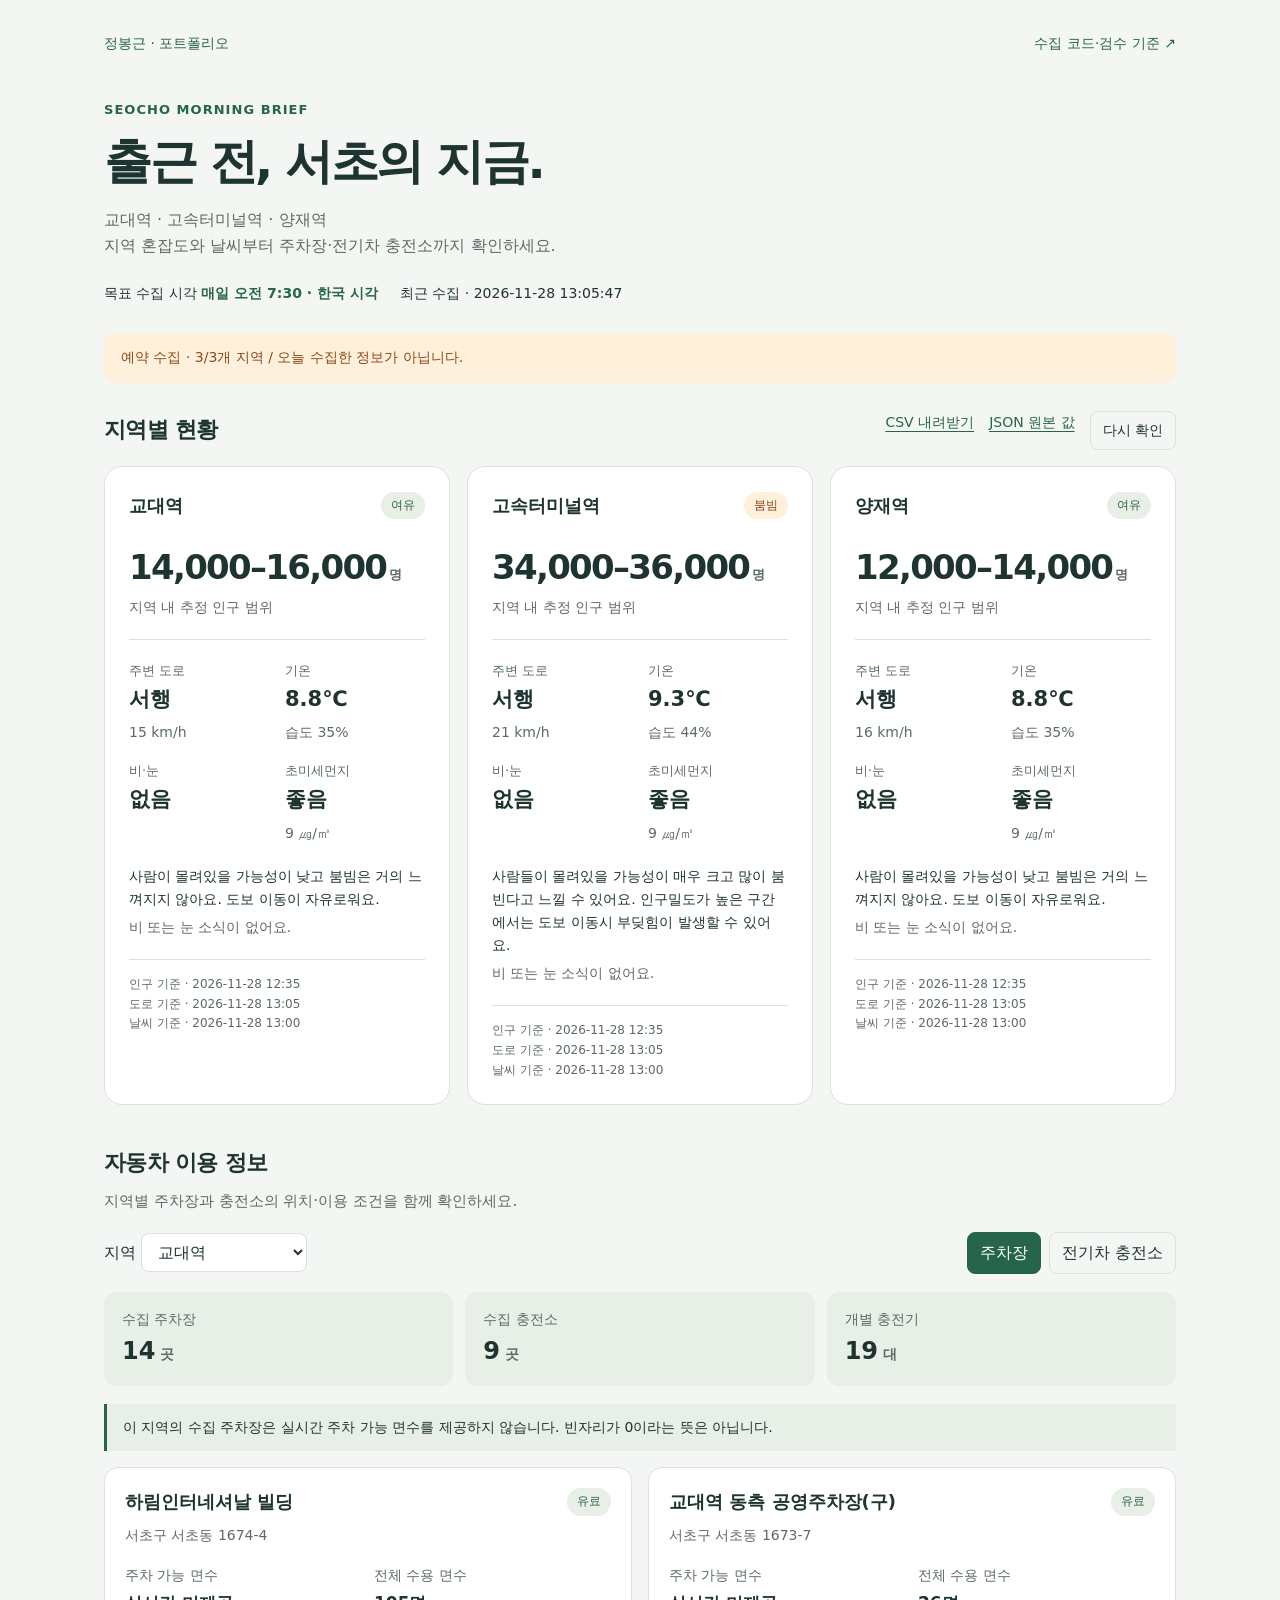
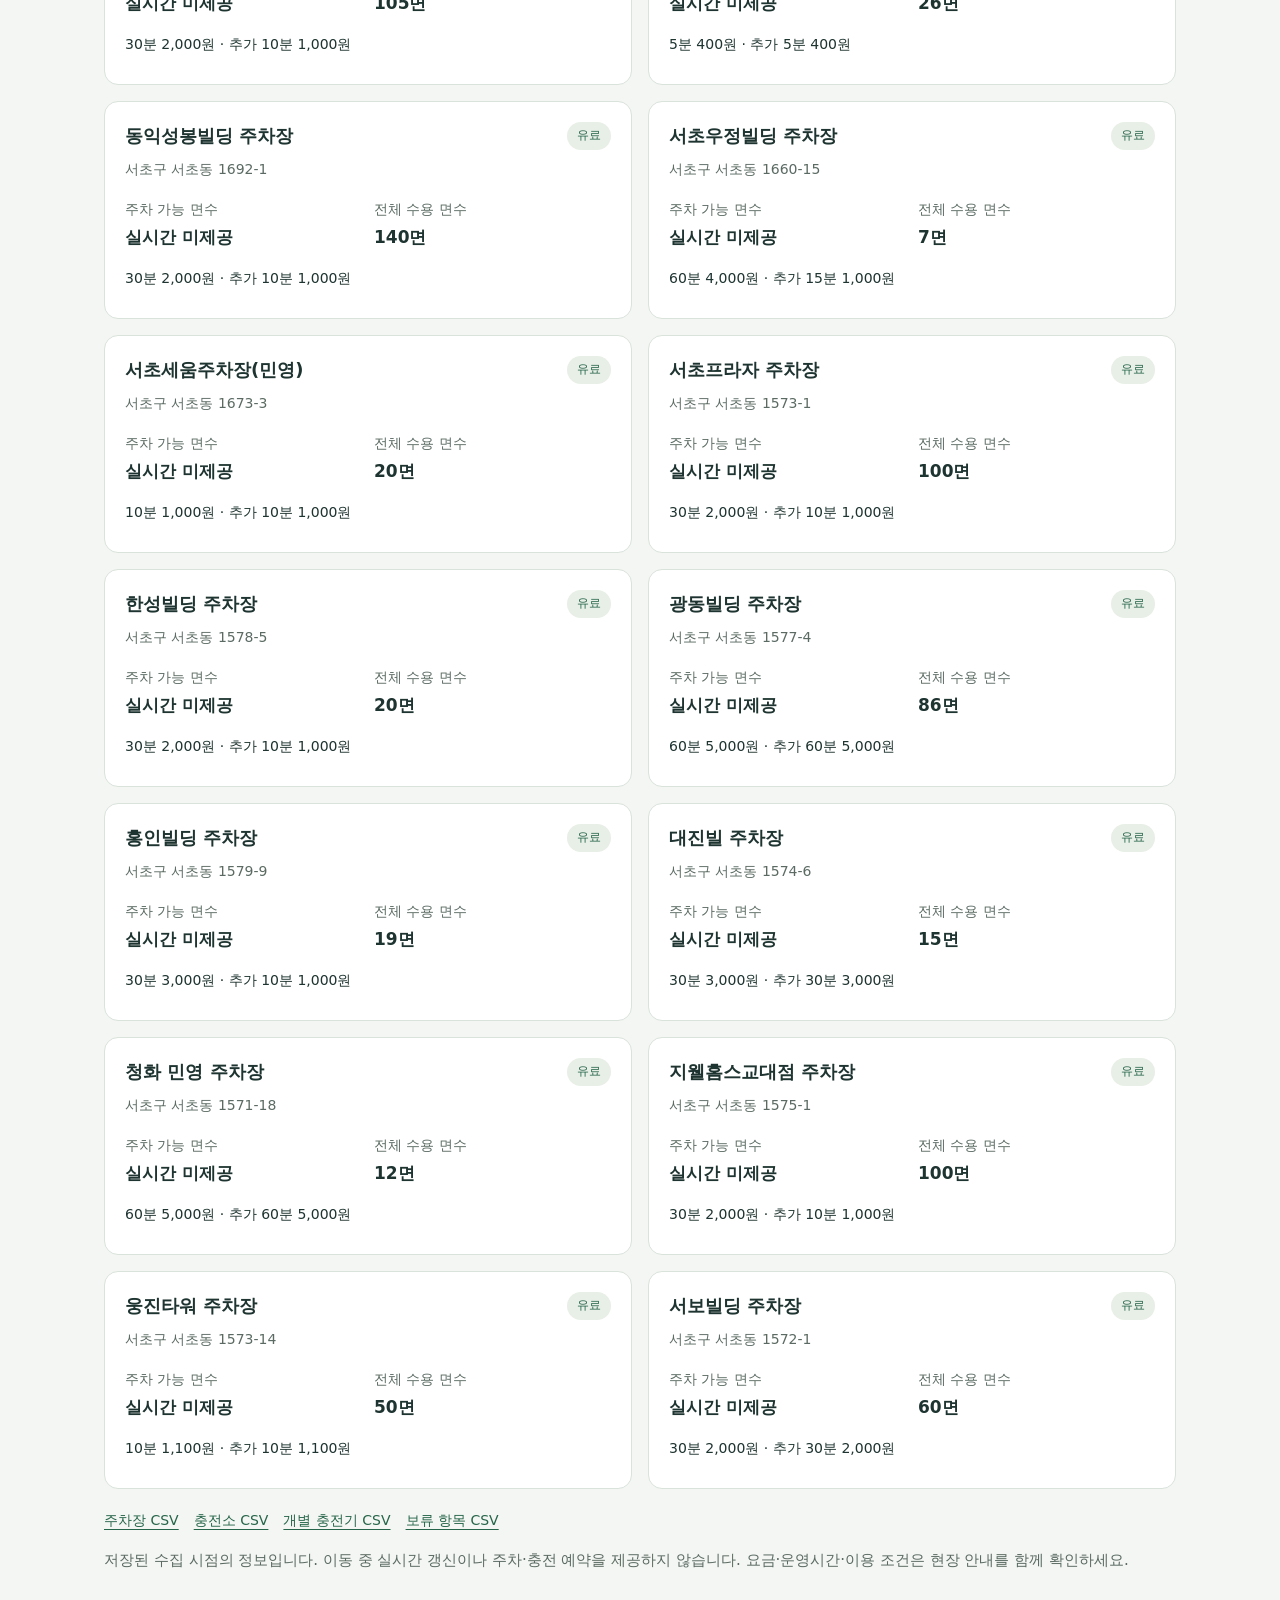
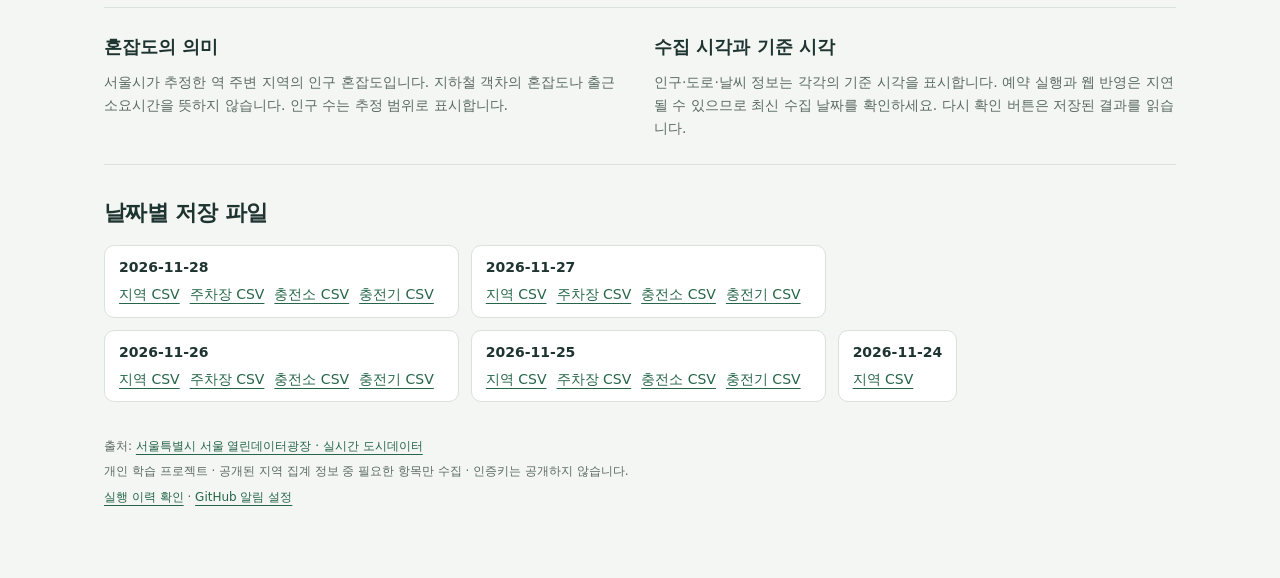
<file: docs/projects/seoul-morning-brief/index.html>
<!doctype html>
<html lang="ko">
<head>
  <meta charset="utf-8">
  <meta name="viewport" content="width=device-width,initial-scale=1">
  <meta name="description" content="교대역·고속터미널역·양재역의 혼잡도, 도로 상황, 날씨를 확인하는 서울시 도시데이터 수집 실습">
  <title>서초 아침 도시정보 | 정봉근</title>
  <style>
    :root{color-scheme:light;--bg:#f4f6f3;--ink:#1e3430;--muted:#5b6b63;--line:#d9e2db;--paper:#fff;--green:#26654a;--soft:#e8efe6;--orange:#8a4918;--warning:#fff0dc}
    *{box-sizing:border-box}body{margin:0;background:var(--bg);color:var(--ink);font:16px/1.65 system-ui,-apple-system,"Malgun Gothic",sans-serif}a{color:var(--green);text-underline-offset:4px}button,a:focus-visible{outline-offset:4px}button{font:inherit;cursor:pointer}main{max-width:1120px;margin:auto;padding:32px 24px 64px}.top{display:flex;justify-content:space-between;gap:16px;align-items:center;flex-wrap:wrap;font-size:14px}.top a{text-decoration:none}.eyebrow{font-size:13px;letter-spacing:.08em;font-weight:700;color:var(--green)}header{padding:44px 0 28px}h1{font-size:clamp(30px,5vw,48px);line-height:1.25;letter-spacing:-.05em;margin:10px 0 16px}h2{font-size:22px;letter-spacing:-.03em;margin:0}h3{font-size:18px;margin:0}.intro{color:var(--muted);margin:0;max-width:700px}.meta{display:flex;flex-wrap:wrap;gap:10px 22px;margin:23px 0 0;font-size:14px}.meta strong{color:var(--green)}.notice{padding:13px 17px;background:var(--soft);border-radius:10px;margin:0 0 22px;font-size:14px}.notice.warn{background:var(--warning);color:var(--orange)}.toolbar{display:flex;justify-content:space-between;gap:12px;align-items:center;flex-wrap:wrap;margin:28px 0 16px}.actions{display:flex;gap:15px;flex-wrap:wrap;font-size:14px}.places{display:grid;grid-template-columns:repeat(3,minmax(0,1fr));gap:17px}.place{background:var(--paper);border:1px solid var(--line);border-radius:18px;padding:24px;min-width:0}.place-head{display:flex;justify-content:space-between;align-items:center;gap:8px}.badge{background:var(--soft);color:var(--green);padding:4px 10px;border-radius:20px;font-size:12px;white-space:nowrap}.badge.busy{color:var(--orange);background:var(--warning)}.big{font-size:34px;font-weight:700;letter-spacing:-.05em;margin-top:25px;line-height:1.35}.label{font-size:13px;color:var(--muted)}.sub{font-size:14px;color:var(--muted);margin:5px 0 0}.metrics{display:grid;grid-template-columns:1fr 1fr;gap:16px;padding-top:20px;margin-top:20px;border-top:1px solid var(--line)}.value{font-size:21px;font-weight:650;overflow-wrap:anywhere}.message{font-size:14px;margin:20px 0 0}.times{font-size:12px;color:var(--muted);margin:20px 0 0;padding-top:15px;border-top:1px solid var(--line);list-style:none;padding-left:0}.quality{font-size:13px;color:var(--orange);margin:12px 0 0}.explain{margin-top:34px;padding:24px 0;border-top:1px solid var(--line);border-bottom:1px solid var(--line);display:grid;grid-template-columns:1fr 1fr;gap:28px}.explain p{font-size:14px;color:var(--muted);margin:9px 0 0}.history{margin-top:30px}.history-list{display:flex;gap:12px;flex-wrap:wrap;font-size:14px;margin-top:14px}.history-list a{padding:7px 12px;border:1px solid var(--line);border-radius:8px;background:var(--paper)}footer{font-size:12px;color:var(--muted);margin-top:35px}footer p{margin:6px 0}.loading{grid-column:1/-1;padding:35px;text-align:center;color:var(--muted)}.error-card{color:var(--orange);margin-top:24px;font-size:14px}button{background:transparent;border:1px solid var(--line);border-radius:8px;padding:7px 12px;color:var(--ink)}
    @media(max-width:850px){.places{grid-template-columns:1fr}.place{padding:22px}.big{margin-top:15px}.explain{grid-template-columns:1fr;gap:20px}.metrics{grid-template-columns:repeat(3,1fr)}}@media(max-width:430px){main{padding:22px 16px 45px}header{padding-top:32px}.metrics{grid-template-columns:1fr 1fr}.toolbar{align-items:flex-start;flex-direction:column}.place-head{flex-wrap:wrap}}
    .facilities{margin-top:40px}.section-intro{color:var(--muted);margin:7px 0 18px;font-size:15px}.facility-controls{display:flex;justify-content:space-between;gap:18px;align-items:center;flex-wrap:wrap;margin:18px 0}select{font:inherit;padding:8px 36px 8px 12px;border:1px solid var(--line);border-radius:8px;background:var(--paper);color:var(--ink)}.tabs{display:flex;gap:8px}.tabs button[aria-selected="true"]{background:var(--green);color:white;border-color:var(--green)}.facility-stats{display:grid;grid-template-columns:repeat(3,minmax(0,1fr));gap:12px;margin:18px 0}.stat{background:var(--soft);border-radius:12px;padding:14px 18px}.stat strong{font-size:24px;display:block}.stat span{font-size:14px;color:var(--muted)}.facility-list{display:grid;grid-template-columns:repeat(2,minmax(0,1fr));gap:16px}.facility{background:var(--paper);border:1px solid var(--line);border-radius:14px;padding:20px;min-width:0}.facility h3{line-height:1.4}.facility p{font-size:14px;margin:8px 0}.facility .address{color:var(--muted);min-height:24px}.facility-detail{display:grid;grid-template-columns:1fr 1fr;gap:12px;margin:16px 0}.facility-detail dt{font-size:14px;color:var(--muted)}.facility-detail dd{margin:2px 0 0;font-size:17px;font-weight:600}.facility .restriction{color:var(--orange);background:var(--warning);padding:9px 12px;border-radius:8px}.facility .timestamp{font-size:12px;color:var(--muted)}details{border-top:1px solid var(--line);margin-top:16px;padding-top:12px}summary{cursor:pointer;font-size:14px;font-weight:600}.charger{padding:12px 0;border-bottom:1px solid var(--line)}.charger:last-child{border:0}.download{margin-top:20px}.facility-note{font-size:14px;padding:12px 16px;border-left:3px solid var(--green);background:var(--soft);margin:16px 0}.archive-day{border:1px solid var(--line);border-radius:10px;background:var(--paper);padding:10px 14px}.archive-day a{border:0;padding:0 10px 0 0;background:none;display:inline-block}.archive-day strong{display:block;font-size:14px;margin-bottom:4px}[hidden]{display:none!important}@media(max-width:700px){.facility-list{grid-template-columns:1fr}.facility-stats{gap:8px}.stat{padding:12px}.stat strong{font-size:22px}.stat span{font-size:13px}}
  </style>
</head>
<body>
<main>
  <nav class="top" aria-label="관련 페이지"><a href="../../">정봉근 · 포트폴리오</a><a href="https://github.com/geunjb-git/geunjb-git/tree/main/projects/seoul-morning-brief">수집 코드·검수 기준 ↗</a></nav>
  <header>
    <div class="eyebrow">SEOCHO MORNING BRIEF</div>
    <h1>출근 전, 서초의 지금.</h1>
    <p class="intro">교대역 · 고속터미널역 · 양재역<br>지역 혼잡도와 날씨부터 주차장·전기차 충전소까지 확인하세요.</p>
    <div class="meta"><span>목표 수집 시각 <strong>매일 오전 7:30 · 한국 시각</strong></span><span id="collected">최근 수집 확인 중</span></div>
  </header>
  <div id="notice" class="notice" role="status" aria-live="polite">저장소의 최신 수집 결과를 읽고 있습니다.</div>
  <div class="toolbar"><h2>지역별 현황</h2><div class="actions"><a id="csv" href="data/latest.csv">CSV 내려받기</a><a id="json" href="data/latest.json">JSON 원본 값</a><button id="reload" type="button">다시 확인</button></div></div>
  <section id="places" class="places" aria-label="지역별 도시정보"><div class="loading">데이터를 불러오는 중입니다.</div></section>
  <section class="facilities" aria-labelledby="facilities-title">
    <h2 id="facilities-title">자동차 이용 정보</h2>
    <p class="section-intro">지역별 주차장과 충전소의 위치·이용 조건을 함께 확인하세요.</p>
    <div class="facility-controls"><label>지역 <select id="area-select" aria-label="시설 정보를 볼 지역"><option>불러오는 중</option></select></label><div class="tabs" role="tablist" aria-label="시설 종류"><button id="parking-tab" role="tab" aria-selected="true" aria-controls="facility-panel" type="button">주차장</button><button id="charging-tab" role="tab" aria-selected="false" aria-controls="facility-panel" type="button">전기차 충전소</button></div></div>
    <div id="facility-stats" class="facility-stats"></div>
    <div id="facility-panel" role="tabpanel" aria-labelledby="parking-tab"><p class="loading">시설 정보를 불러오는 중입니다.</p></div>
    <div id="facility-downloads" class="actions download" hidden><a id="parking-csv" href="data/parking.csv">주차장 CSV</a><a id="stations-csv" href="data/charging_stations.csv">충전소 CSV</a><a id="chargers-csv" href="data/chargers.csv">개별 충전기 CSV</a><a id="issues-csv" href="data/facility_issues.csv">보류 항목 CSV</a></div>
    <p class="section-intro" style="margin-top:16px">저장된 수집 시점의 정보입니다. 이동 중 실시간 갱신이나 주차·충전 예약을 제공하지 않습니다. 요금·운영시간·이용 조건은 현장 안내를 함께 확인하세요.</p>
  </section>
  <section class="explain" aria-label="정보를 읽는 방법">
    <div><h3>혼잡도의 의미</h3><p>서울시가 추정한 역 주변 지역의 인구 혼잡도입니다. 지하철 객차의 혼잡도나 출근 소요시간을 뜻하지 않습니다. 인구 수는 추정 범위로 표시합니다.</p></div>
    <div><h3>수집 시각과 기준 시각</h3><p>인구·도로·날씨 정보는 각각의 기준 시각을 표시합니다. 예약 실행과 웹 반영은 지연될 수 있으므로 최신 수집 날짜를 확인하세요. 다시 확인 버튼은 저장된 결과를 읽습니다.</p></div>
  </section>
  <section class="history"><h2>날짜별 저장 파일</h2><div id="history" class="history-list"></div></section>
  <footer><p>출처: <a href="https://data.seoul.go.kr/dataList/OA-21285/A/1/datasetView.do">서울특별시 서울 열린데이터광장 · 실시간 도시데이터</a></p><p>개인 학습 프로젝트 · 공개된 지역 집계 정보 중 필요한 항목만 수집 · 인증키는 공개하지 않습니다.</p><p><a href="https://github.com/geunjb-git/geunjb-git/actions/workflows/seoul-morning.yml">실행 이력 확인</a> · <a href="https://github.com/settings/notifications">GitHub 알림 설정</a></p></footer>
</main>
<script>
(() => {
  'use strict';
  // 예약 작업이 저장한 최신 데이터는 GitHub 원본에서 읽어 Pages 재배포 지연과 구분합니다.
  const remote = 'https://raw.githubusercontent.com/geunjb-git/geunjb-git/main/docs/projects/seoul-morning-brief/data/';
  const publicView = location.hostname.endsWith('github.io');
  const base = publicView ? remote : './data/';
  const $ = id => document.getElementById(id);
  const fmt = n => n === null || n === undefined ? '정보 없음' : Number(n).toLocaleString('ko-KR');
  const esc = s => String(s ?? '').replace(/[&<>"']/g, c => ({'&':'&amp;','<':'&lt;','>':'&gt;','"':'&quot;',"'":'&#39;'}[c]));
  const shortTime = s => s ? s.replace('T',' ').replace(/\+09:00$/, '') : '정보 없음';
  const unit = (n,u) => n === null || n === undefined ? '정보 없음' : fmt(n)+u;
  let currentData = null, facilityTab = 'parking';
  const accessLabel = value => ({restricted:'이용 제한 있음',unrestricted:'제한 없음으로 제공',unknown:'이용 조건 확인 필요'}[value] || '이용 조건 확인 필요');
  const paidLabel = value => value==='Y' ? '유료' : value==='N' ? '무료로 제공' : '정보 없음';
  const notes = row => (row.quality_notes || []).length ? '<p class="quality">확인 필요 · '+row.quality_notes.map(esc).join(' / ')+'</p>' : '';
  function parkingCard(p) {
    const live = p.live_provided==='Y';
    const available = live ? unit(p.available_spaces,'면') : '실시간 미제공';
    const fee = p.base_fee_won!==null && p.base_fee_won!==undefined && p.base_minutes!==null && p.base_minutes!==undefined ? `${fmt(p.base_minutes)}분 ${fmt(p.base_fee_won)}원` : '기본 요금 정보 없음';
    const extra = p.additional_fee_won!==null && p.additional_fee_won!==undefined && p.additional_minutes!==null && p.additional_minutes!==undefined ? `추가 ${fmt(p.additional_minutes)}분 ${fmt(p.additional_fee_won)}원` : '추가 요금 정보 없음';
    return `<article class="facility"><div class="place-head"><h3>${esc(p.name)}</h3><span class="badge">${esc(paidLabel(p.paid))}</span></div><p class="address">${esc(p.address || '주소 정보 없음')}</p><dl class="facility-detail"><div><dt>주차 가능 면수</dt><dd>${esc(available)}</dd></div><div><dt>전체 수용 면수</dt><dd>${unit(p.capacity,'면')}</dd></div></dl><p>${esc(fee)} · ${esc(extra)}</p>${live?'<p class="timestamp">주차 현황 기준 · '+esc(p.availability_time || '정보 없음')+'</p>':''}${notes(p)}</article>`;
  }
  function stationCard(s, chargers) {
    const children = chargers.filter(c=>c.station_id===s.station_id);
    const restriction = s.access_status==='unrestricted' ? '' : `<p class="restriction">${esc(s.limit_detail || '출입·이용 대상은 현장에 확인하세요.')}</p>`;
    return `<article class="facility"><div class="place-head"><h3>${esc(s.name)}</h3><span class="badge${s.access_status!=='unrestricted'?' busy':''}">${esc(accessLabel(s.access_status))}</span></div><p class="address">${esc(s.address || '주소 정보 없음')}</p>${restriction}<p>이용시간 · ${esc(s.use_time || '정보 없음')}</p><p>주차 요금 · ${esc(paidLabel(s.parking_paid))}</p><details><summary>개별 충전기 ${fmt(children.length)}대 · 상태 확인</summary>${children.map(c=>`<div class="charger"><p><strong>${esc(c.charger_type || '유형 정보 없음')}</strong> · ${esc(c.status || '상태 정보 없음')}</p><p>충전기 ${esc(c.charger_id)} · 출력 ${unit(c.output_kw,' kW')}${c.method?' · '+esc(c.method):''}</p><p class="timestamp">상태 갱신 · ${esc(c.status_updated_at || '정보 없음')}</p>${notes(c)}</div>`).join('') || '<p>제공된 충전기 상세 정보가 없습니다.</p>'}</details>${notes(s)}</article>`;
  }
  function renderFacilities() {
    const row = currentData?.records.find(r=>r.area_code===$('area-select').value);
    $('parking-tab').setAttribute('aria-selected',String(facilityTab==='parking'));
    $('charging-tab').setAttribute('aria-selected',String(facilityTab==='charging'));
    $('facility-panel').setAttribute('aria-labelledby',facilityTab==='parking'?'parking-tab':'charging-tab');
    if (!row || !row.facility_sections) {
      $('facility-stats').innerHTML='';
      $('facility-panel').innerHTML='<p class="facility-note">이 지역의 시설 정보는 아직 수집되지 않았습니다.</p>';return;
    }
    const parking=row.parking || [], stations=row.charging_stations || [], chargers=row.chargers || [];
    $('facility-stats').innerHTML=[['수집 주차장',parking.length,'곳'],['수집 충전소',stations.length,'곳'],['개별 충전기',chargers.length,'대']].map(([label,n,u])=>`<div class="stat"><span>${label}</span><strong>${fmt(n)}<span> ${u}</span></strong></div>`).join('');
    let message, cards;
    if (facilityTab==='parking') {
      const live = parking.filter(p=>p.live_provided==='Y').length;
      message = !row.facility_sections.parking ? '원본에서 주차장 항목이 제공되지 않았습니다.' : live ? `실시간 연계 주차장 ${live}곳. 가능 면수와 기준 시각을 함께 확인하세요.` : '이 지역의 수집 주차장은 실시간 주차 가능 면수를 제공하지 않습니다. 빈자리가 0이라는 뜻은 아닙니다.';
      cards=parking.map(parkingCard).join('');
    } else {
      message = !row.facility_sections.charging ? '원본에서 충전소 항목이 제공되지 않았습니다.' : '충전기 상태가 ‘사용가능’이어도 입주자 전용 등 이용 제한이 있을 수 있습니다. 상태 갱신 시각은 이번 수집 시각과 다를 수 있습니다.';
      cards=stations.map(s=>stationCard(s,chargers)).join('');
    }
    const issues=(row.facility_issues || []).length;
    $('facility-panel').innerHTML=`<p class="facility-note">${esc(message)}</p><div class="facility-list">${cards || '<p>표시할 시설이 없습니다.</p>'}</div>${issues?'<p class="quality">검수 중 보류한 항목 '+fmt(issues)+'건 · 보류 항목 CSV에서 사유를 확인할 수 있습니다.</p>':''}`;
  }
  async function read(file) {
    const response = await fetch(base+file+'?t='+Date.now(), {cache:'no-store'});
    if (!response.ok) throw new Error('저장된 자료를 읽지 못했습니다.');
    return response.json();
  }
  function card(row) {
    const busy = ['붐빔','약간 붐빔'].includes(row.congestion);
    return `<article class="place"><div class="place-head"><h3>${esc(row.area_name)}</h3><span class="badge${busy?' busy':''}">${esc(row.congestion || '혼잡도 없음')}</span></div><div class="big">${fmt(row.population_min)}–${fmt(row.population_max)}<span class="label"> 명</span></div><p class="sub">지역 내 추정 인구 범위</p><div class="metrics"><div><div class="label">주변 도로</div><div class="value">${esc(row.traffic_status || '정보 없음')}</div><div class="sub">${unit(row.traffic_speed_kmh,' km/h')}</div></div><div><div class="label">기온</div><div class="value">${unit(row.temperature_c,'℃')}</div><div class="sub">습도 ${unit(row.humidity_pct,'%')}</div></div><div><div class="label">비·눈</div><div class="value">${esc(row.precipitation_type || '정보 없음')}</div></div><div><div class="label">초미세먼지</div><div class="value">${esc(row.pm25_status || '정보 없음')}</div><div class="sub">${unit(row.pm25,' ㎍/㎥')}</div></div></div><p class="message">${esc(row.congestion_message || '')}</p><p class="sub">${esc(row.precipitation_message || '')}</p><ul class="times"><li>인구 기준 · ${esc(row.population_time || '정보 없음')}</li><li>도로 기준 · ${esc(row.traffic_time || '정보 없음')}</li><li>날씨 기준 · ${esc(row.weather_time || '정보 없음')}</li></ul>${row.quality_notes.length?'<p class="quality">확인 필요 · '+row.quality_notes.map(esc).join(' / ')+'</p>':''}</article>`;
  }
  async function load() {
    $('reload').disabled = true;
    try {
      const [data, status, archive] = await Promise.all([read('latest.json'),read('status.json'),read('archive.json')]);
      $('collected').textContent = '최근 수집 · '+shortTime(data.collected_at);
      const today = new Intl.DateTimeFormat('en-CA',{timeZone:'Asia/Seoul',year:'numeric',month:'2-digit',day:'2-digit'}).format(new Date());
      const day = data.collected_at.slice(0,10);
      const mode = data.run_mode === 'scheduled' ? '예약 수집' : '수동 시험 수집';
      const messages = [`${mode} · ${data.records.length}/${data.expected_areas.length}개 지역`];
      let warning = false;
      if (status.status !== 'success') {messages.push('최근 실행에서 일부 또는 전체 수집 실패 · 아래 기준 시각 확인');warning=true;}
      if (day !== today) {messages.push('오늘 수집한 정보가 아닙니다.');warning=true;}
      if (data.records.some(r => r.quality_notes.length)) {messages.push('일부 항목의 기준 시각·누락 확인 필요');warning=true;}
      $('notice').textContent = messages.join(' / ');
      $('notice').className = 'notice'+(warning?' warn':'');
      $('places').innerHTML = data.expected_areas.map(area => {
        const row = data.records.find(r => r.area_code===area.code);
        if (row) return card(row);
        const error=data.errors.find(e=>e.area===area.name);
        return '<article class="place"><h3>'+esc(area.name)+'</h3><p class="error-card">'+esc(error?.reason || '이 지역의 정보가 없습니다.')+'</p></article>';
      }).join('');
      $('csv').href=base+'latest.csv';$('json').href=base+'latest.json';
      const previousArea=$('area-select').value;
      currentData=data;
      $('area-select').innerHTML=data.expected_areas.map(a=>`<option value="${esc(a.code)}">${esc(a.name)}</option>`).join('');
      if(data.expected_areas.some(a=>a.code===previousArea)) $('area-select').value=previousArea;
      renderFacilities();
      $('facility-downloads').hidden=data.schema_version<2;
      for(const [id,file] of [['parking-csv','parking'],['stations-csv','charging_stations'],['chargers-csv','chargers'],['issues-csv','facility_issues']]) $(id).href=base+file+'.csv';
      $('history').innerHTML=archive.days.slice(0,14).map(day=>'<div class="archive-day"><strong>'+esc(day.date)+'</strong><a href="'+base+esc(day.csv)+'">지역 CSV</a>'+[['parking_csv','주차장'],['charging_stations_csv','충전소'],['chargers_csv','충전기']].filter(([key])=>day[key]).map(([key,label])=>'<a href="'+base+esc(day[key])+'">'+label+' CSV</a>').join('')+'</div>').join('') || '아직 저장된 날짜가 없습니다.';
    } catch (_) {
      $('notice').textContent='저장된 자료를 불러오지 못했습니다. 실행 이력을 확인하거나 잠시 후 다시 확인해주세요.';
      $('notice').className='notice warn';$('places').innerHTML='<div class="loading">최근 결과를 표시할 수 없습니다.</div>';
      currentData=null;$('facility-stats').innerHTML='';$('facility-panel').innerHTML='<p>시설 정보를 읽지 못했습니다. 다시 확인해주세요.</p>';$('facility-downloads').hidden=true;
    } finally {$('reload').disabled=false;}
  }
  $('reload').addEventListener('click',load);
  $('area-select').addEventListener('change',renderFacilities);
  $('parking-tab').addEventListener('click',()=>{facilityTab='parking';renderFacilities();});
  $('charging-tab').addEventListener('click',()=>{facilityTab='charging';renderFacilities();});
  load();
})();
</script>
</body>
</html>
</file>
<file: docs/style.css>
@charset "UTF-8";
:root{--paper:#f6f7f2;--ink:#203b34;--muted:#65716a;--green:#215344;--line:#dce1d8;--gold:#e6b869;--purple:#7867a7;--blue:#436a93;--max:1180px;font-family:Inter,"Pretendard","Apple SD Gothic Neo","Malgun Gothic",system-ui,sans-serif;color:var(--ink);background:var(--paper);font-synthesis:none;scroll-behavior:smooth;scroll-padding-top:100px}
*{box-sizing:border-box}body{margin:0}a{color:inherit;text-decoration:none}button{font:inherit;color:inherit;cursor:pointer}a,button{-webkit-tap-highlight-color:transparent}button,a{touch-action:manipulation}a:focus-visible,button:focus-visible{outline:3px solid #b57813;outline-offset:5px}img{display:block;max-width:100%}button{border:0}p,h1,h2,h3{margin:0}p{word-break:keep-all;overflow-wrap:break-word}.wrap{width:min(var(--max),calc(100% - 80px));margin-inline:auto}.skip{position:fixed;left:20px;top:-80px;padding:14px 20px;background:white;z-index:100}.skip:focus{top:12px}.header{max-width:1440px;margin:auto;padding:25px 54px;display:flex;align-items:center;justify-content:space-between;border-bottom:1px solid var(--line)}.brand{display:flex;align-items:center;gap:14px;font-size:15px;font-weight:750}.monogram{font-size:31px;letter-spacing:-2px;font-weight:900}.brand-sub{display:block;font-size:9px;font-weight:600;letter-spacing:1.5px;margin-top:5px;color:var(--muted)}nav{display:flex;gap:32px;align-items:center;font-size:14px}nav>a{padding:8px 0}nav>a:hover,.text-link:hover{color:#8a611c}nav>a[aria-current]{box-shadow:0 2px var(--green)}.github-nav{display:flex;gap:16px}.hero{display:grid;grid-template-columns:1.3fr 1fr;gap:90px;padding-block:86px 78px;align-items:center}.eyebrow{font-size:10px;font-weight:750;letter-spacing:1.7px;line-height:1.7}.hero .eyebrow{display:flex;align-items:center;gap:9px}.dot{width:6px;height:6px;border-radius:50%;background:var(--green);display:inline-block}h1{font-size:clamp(36px,3.65vw,52px);letter-spacing:-2.4px;line-height:1.34;margin:25px 0 24px;font-weight:780}h1 span{color:var(--green)}.hero-intro{font-size:16px;line-height:1.9;color:var(--muted)}.hero-intro strong{font-weight:700;color:var(--ink)}.button{display:inline-flex;align-items:center;justify-content:space-between;gap:36px;padding:16px 21px;font-size:14px;font-weight:600;border-radius:4px}.primary{color:#fff;background:var(--green);margin-top:30px;transition:background .2s}.primary:hover{background:#133c30}.tools{display:flex;gap:15px;flex-wrap:wrap;margin-top:34px;color:var(--muted);font-size:11px;font-weight:600}.hero-evidence{background:#edeee5;border:1px solid #dde1d3;padding:27px 31px 21px;border-radius:7px;position:relative}.evidence-top{display:flex;align-items:center;justify-content:space-between;font-size:9px;letter-spacing:1.4px;color:#5f6b59}.tiny-dot{width:7px;height:7px;background:#d3ad6a;border-radius:50%}.evidence-question{font-size:20px;font-weight:650;line-height:1.65;margin-top:27px;letter-spacing:-.7px}.big-rate{font-size:88px;line-height:1.2;letter-spacing:-5px;font-weight:700;margin-top:14px}.big-rate>span{font-size:30px;letter-spacing:-1px;margin-left:3px}.rate-description{font-size:12px;color:var(--muted);margin-top:0}.mini-funnel{margin-top:28px}.mini-funnel>div{display:grid;grid-template-columns:100px 1fr 48px;align-items:center;gap:14px;margin-bottom:15px;font-size:11px}.bar{height:7px;width:var(--bar);min-width:6px;background:#98a59a;border-radius:2px}.annual .bar{background:#b98b3b}.mini-funnel b{text-align:right;font-size:16px;font-weight:650}.mini-funnel small{font-size:10px;font-weight:400;margin-left:2px}.evidence-source{font-size:9px;color:var(--muted);border-top:1px solid #d7dbcd;padding-top:16px;margin-top:23px}.work-index{padding-block:0 76px}.section-top{display:flex;align-items:end;justify-content:space-between;margin-bottom:28px}.section-top h2{font-size:25px;letter-spacing:-1px;margin-top:8px;font-weight:700}.section-top>p{font-size:12px;color:var(--muted);margin-bottom:3px}.index-grid{display:grid;grid-template-columns:repeat(3,1fr);border-top:1px solid #bcc6ba;border-bottom:1px solid #bcc6ba}.index-grid>a{padding:28px 27px 24px 0;position:relative;transition:background .2s}.index-grid>a+a{border-left:1px solid var(--line);padding-left:32px}.index-grid>a:hover{background:#ecefe6}.index-number{font-size:9px;letter-spacing:1px;color:var(--muted);font-weight:600}.index-grid h3{font-size:23px;letter-spacing:-.8px;line-height:1.55;margin:16px 0 9px}.index-grid p{font-size:12px;color:var(--muted)}.index-bottom{display:flex;justify-content:space-between;align-items:center;font-size:10px;color:var(--muted);margin-top:28px}.index-bottom>span{font-size:22px;color:var(--ink)}.project{padding-block:65px 0;border-top:1px solid var(--line);--accent:#9b712b;--tint:#fbf6e9;background:#fffefa}.project-heading{display:flex;justify-content:space-between;align-items:center;margin-bottom:38px}.project-heading .eyebrow{color:var(--accent)}.project-owner{font-size:11px;color:var(--muted);border-left:2px solid var(--accent);padding-left:10px}.project-layout{display:grid;grid-template-columns:.88fr 1.12fr;gap:70px;align-items:start}.project h2{font-size:35px;line-height:1.4;letter-spacing:-1.6px}.project-lead{font-size:15px;line-height:1.8;color:var(--muted);margin-top:18px}.facts{margin:27px 0 25px;font-size:11px;line-height:1.8}.facts>div{display:grid;grid-template-columns:42px 1fr;margin-bottom:6px}.facts dt{color:#738076}.facts dd{margin:0;color:#4b5952}.label{font-size:10px;color:var(--accent);font-weight:750}.takeaway p,.next-step p{font-size:13px;line-height:1.9;margin-top:5px}.takeaway{border-top:1px solid var(--line);padding-top:20px}.next-step{margin-top:16px}.project-links{display:flex;gap:22px;flex-wrap:wrap;margin-top:27px}.text-link{display:inline-flex;align-items:center;gap:15px;font-size:12px;font-weight:650;border-bottom:1px solid #b6beb5;padding-bottom:5px}.chart-panel{padding:25px 27px 26px;background:var(--tint);border:1px solid #e6e4db;border-radius:5px}.chart-controls{display:flex;gap:22px;border-bottom:1px solid #dfdfd2;margin-bottom:24px}.chart-controls button{background:transparent;font-size:12px;padding:0 0 12px;position:relative;color:#74796f}.chart-controls button.active{color:var(--ink);font-weight:750}.chart-controls button.active:after{content:"";position:absolute;height:2px;bottom:-1px;left:0;right:0;background:var(--accent)}.chart-title{font-size:17px;letter-spacing:-.5px;font-weight:700;line-height:1.6}.chart-subtitle{font-size:10px;color:var(--muted);margin-top:6px}.funnel-rows{margin-block:28px 23px}.funnel-row{margin-bottom:22px}.funnel-caption{display:flex;justify-content:space-between;align-items:baseline;font-size:12px;margin-bottom:10px}.funnel-caption strong{font-size:22px;letter-spacing:-.8px}.funnel-caption small{font-size:11px;font-weight:400;margin-left:3px}.funnel-track{height:20px;background:#eeeade}.funnel-track>span{display:block;height:100%;width:var(--value);background:#a8b3a5}.funnel-row:last-child .funnel-track>span{background:#dcb169}.chart-highlight{padding-top:17px;border-top:1px solid #dedbcd;font-size:12px;line-height:1.7}.chart-highlight strong{color:var(--accent);font-size:25px;margin-left:7px}.chart-note{font-size:10px;line-height:1.85;color:#6e766e;margin:13px 2px 0}.project-footnote{margin-top:40px;padding-block:22px 28px;border-top:1px solid var(--line);display:grid;grid-template-columns:95px 1fr 120px;gap:22px;font-size:10px;color:var(--muted);line-height:1.8}.project-footnote>span{font-weight:700;color:var(--ink)}.project-footnote>a{text-align:right}.office{background:#f0f5f1;--accent:#68528e;--tint:#fff}.office .chart-panel{border-color:#dce4dc}.chart-legend{display:flex;gap:18px;justify-content:flex-end;font-size:10px;margin-top:17px}.legend-item{display:flex;gap:6px;align-items:center}.legend-dot{width:7px;height:7px;display:inline-block;border-radius:50%}.line-chart{display:block;width:100%;height:auto;margin-top:8px;overflow:visible}.line-chart text{font-family:inherit}.experiment-flow{display:flex;align-items:center;justify-content:space-between;margin-top:25px;border-top:1px solid #d2dfd4;padding-top:21px}.experiment-flow>span{font-size:11px;display:flex;gap:8px;align-items:center}.experiment-flow b{color:#788d80;font-size:9px}.experiment-flow>i{font-style:normal;color:#91a596}.seoul{background:#f5f7f9;--accent:#416992;--tint:#fff}.dashboard-frame{background:white;border:1px solid #dce1e6;border-radius:5px;overflow:hidden}.dashboard-caption{display:flex;justify-content:space-between;padding:17px 20px;border-bottom:1px solid #e4e8ec;font-size:9px;color:#6b7d8c;letter-spacing:.7px}.image-zoom{display:block;padding:0;background:#fff;width:100%;text-align:left}.image-zoom img{height:auto;width:100%}.image-zoom>span{display:flex;justify-content:space-between;padding:14px 20px;font-size:10px;background:#fff}.seoul-metrics{display:grid;grid-template-columns:repeat(3,1fr);margin-top:28px}.seoul-metrics>div+div{border-left:1px solid #d9e0e7;padding-left:19px}.seoul-metrics strong{font-size:28px;letter-spacing:-1px;font-weight:700}.seoul-metrics strong span{font-size:13px;margin-left:3px}.seoul-metrics p{font-size:9px;margin-top:9px;color:var(--muted);line-height:1.7}.learning-bars{display:grid;grid-template-columns:1fr 1fr;gap:25px;align-items:end;margin:30px 30px 15px;height:200px;border-bottom:1px solid #d4d3c5}.learning-bar{height:100%;display:flex;flex-direction:column;justify-content:end;align-items:center;gap:10px}.learning-bar b{font-size:23px;font-weight:700}.learning-bar>span{height:var(--height);background:#aab3a7;width:74%;min-height:3px}.learning-bar:last-child>span{background:#dfb269}.learning-labels{display:grid;grid-template-columns:1fr 1fr;text-align:center;margin-inline:30px;font-size:11px;line-height:1.8}.learning-labels small{display:block;font-size:9px;color:var(--muted)}.learning-explainer{font-size:11px;line-height:1.8;color:var(--muted);padding-top:25px}.about{padding-block:80px;display:grid;grid-template-columns:1fr 1fr;gap:100px}.about h2{font-size:30px;letter-spacing:-1.2px;line-height:1.6;margin-top:16px}.about>div>p:not(.eyebrow){font-size:13px;line-height:2;color:var(--muted);margin:20px 0 22px}.approach{padding-top:30px}.approach article{display:flex;gap:22px;padding:20px 0;border-bottom:1px solid var(--line)}.approach article>span{font-size:10px;color:#7a8e7d;padding-top:4px}.approach h3{font-size:15px;font-weight:700}.approach p{font-size:11px;line-height:1.9;color:var(--muted);margin-top:7px}.footer{border-top:1px solid var(--line);padding-block:28px 35px;display:flex;align-items:center;justify-content:space-between}.footer .brand{font-size:10px;gap:12px}.footer .monogram{font-size:23px}.footer p,.footer>a:last-child{font-size:10px;color:var(--muted)}dialog{border:1px solid var(--line);border-radius:8px;padding:25px;width:min(1140px,calc(100vw - 35px));max-height:90dvh;overflow:auto;background:var(--paper);color:var(--ink)}dialog::backdrop{background:#142820c9}dialog img{width:100%;height:auto;margin:23px 0}dialog>a{font-size:13px;border-bottom:1px solid var(--ink)}.dialog-close{display:block;margin-left:auto;font-size:13px;padding:8px 12px;background:transparent;border:1px solid var(--line)}
@media(min-width:1600px){.hero{padding-block:95px}.project{padding-top:80px}.header{max-width:var(--max);padding-inline:0}}
@media(max-width:1000px){.wrap{width:calc(100% - 64px)}.hero{gap:42px;padding-block:60px}.hero-evidence{padding:25px}h1{font-size:37px;letter-spacing:-1.7px}.project-layout{gap:36px;grid-template-columns:.9fr 1.1fr}.project h2{font-size:30px}.project-footnote{grid-template-columns:70px 1fr 100px;gap:15px}.about{gap:50px}.mini-funnel>div{grid-template-columns:86px 1fr 43px;gap:9px}.seoul-metrics strong{font-size:23px}.seoul-metrics>div+div{padding-left:10px}.experiment-flow>span{gap:4px;font-size:10px}}
@media(max-width:760px){:root{scroll-padding-top:25px}.wrap{width:calc(100% - 40px)}.header{padding:21px 20px}.brand{font-size:13px;gap:10px}.monogram{font-size:27px}.brand-sub{font-size:8px;letter-spacing:.6px}nav{gap:17px;font-size:12px}.github-nav{gap:6px}.hero{grid-template-columns:1fr;gap:36px;padding-block:44px 50px}.hero .eyebrow{font-size:8px;letter-spacing:1px}h1{font-size:clamp(31px,8.6vw,45px);margin-block:21px;letter-spacing:-1.8px}.hero-intro{font-size:14px}.tools{gap:17px;font-size:10px;margin-top:25px}.hero-evidence{padding:23px}.evidence-question{font-size:18px;margin-top:21px}.big-rate{font-size:76px;margin-top:7px}.mini-funnel>div{grid-template-columns:100px 1fr 50px}.section-top{display:block}.section-top h2{font-size:23px}.section-top>p{margin-top:12px;font-size:11px}.index-grid{grid-template-columns:1fr}.index-grid>a,.index-grid>a+a{padding:23px 0;border-left:0;border-bottom:1px solid var(--line);display:grid;grid-template-columns:1fr 1fr;gap:10px 20px}.index-grid>a:last-child{border-bottom:0}.index-grid h3{grid-column:1;margin:0;font-size:21px}.index-grid p{grid-column:2;grid-row:2;font-size:11px;line-height:1.9;align-self:center}.index-number{grid-column:1 / -1;font-size:8px}.index-bottom{grid-column:1 / -1;margin-top:0}.work-index{padding-bottom:46px}.project{padding-top:38px}.project-heading{margin-bottom:27px}.project-heading .eyebrow{font-size:8px;letter-spacing:1px}.project-owner{font-size:9px}.project-layout{grid-template-columns:1fr;gap:29px}.project h2{font-size:31px}.project-lead{font-size:14px;margin-top:15px}.facts{font-size:11px;margin-block:23px}.takeaway p,.next-step p{font-size:13px}.project-links{margin-top:22px;gap:20px}.text-link{font-size:11px}.chart-panel{padding:22px}.chart-title{font-size:16px}.chart-note{font-size:10px}.project-footnote{display:block;margin-top:25px;padding-block:21px 27px}.project-footnote>p{margin:7px 0}.project-footnote>a{display:inline-block;margin-top:5px}.experiment-flow{margin-top:21px}.experiment-flow>span{font-size:11px;gap:7px}.seoul-metrics strong{font-size:26px}.about{grid-template-columns:1fr;gap:10px;padding-block:48px}.about h2{font-size:27px}.about>div>p:not(.eyebrow){font-size:13px}.approach{padding-top:10px}.footer{padding-block:22px;gap:16px;flex-wrap:wrap}.footer p{display:none}.footer .brand{font-size:9px}.seoul-metrics p{font-size:9px}.desktop-br{display:none}}
@media(prefers-reduced-motion:reduce){:root{scroll-behavior:auto}*{transition:none!important}}
@media print{.header nav,.button,.chart-controls,.image-zoom>span,.dialog-close{display:none}.wrap{width:100%}.hero{padding-block:25px;gap:35px}.project{break-before:page;padding-top:20px}.project-layout{grid-template-columns:1fr 1.2fr;gap:30px}.project-footnote{margin-top:15px}.project-links a:after{content:" (" attr(href) ")";font-size:8px;word-break:break-all}body{color:#172b23}.about{padding-block:25px}}
</file>
